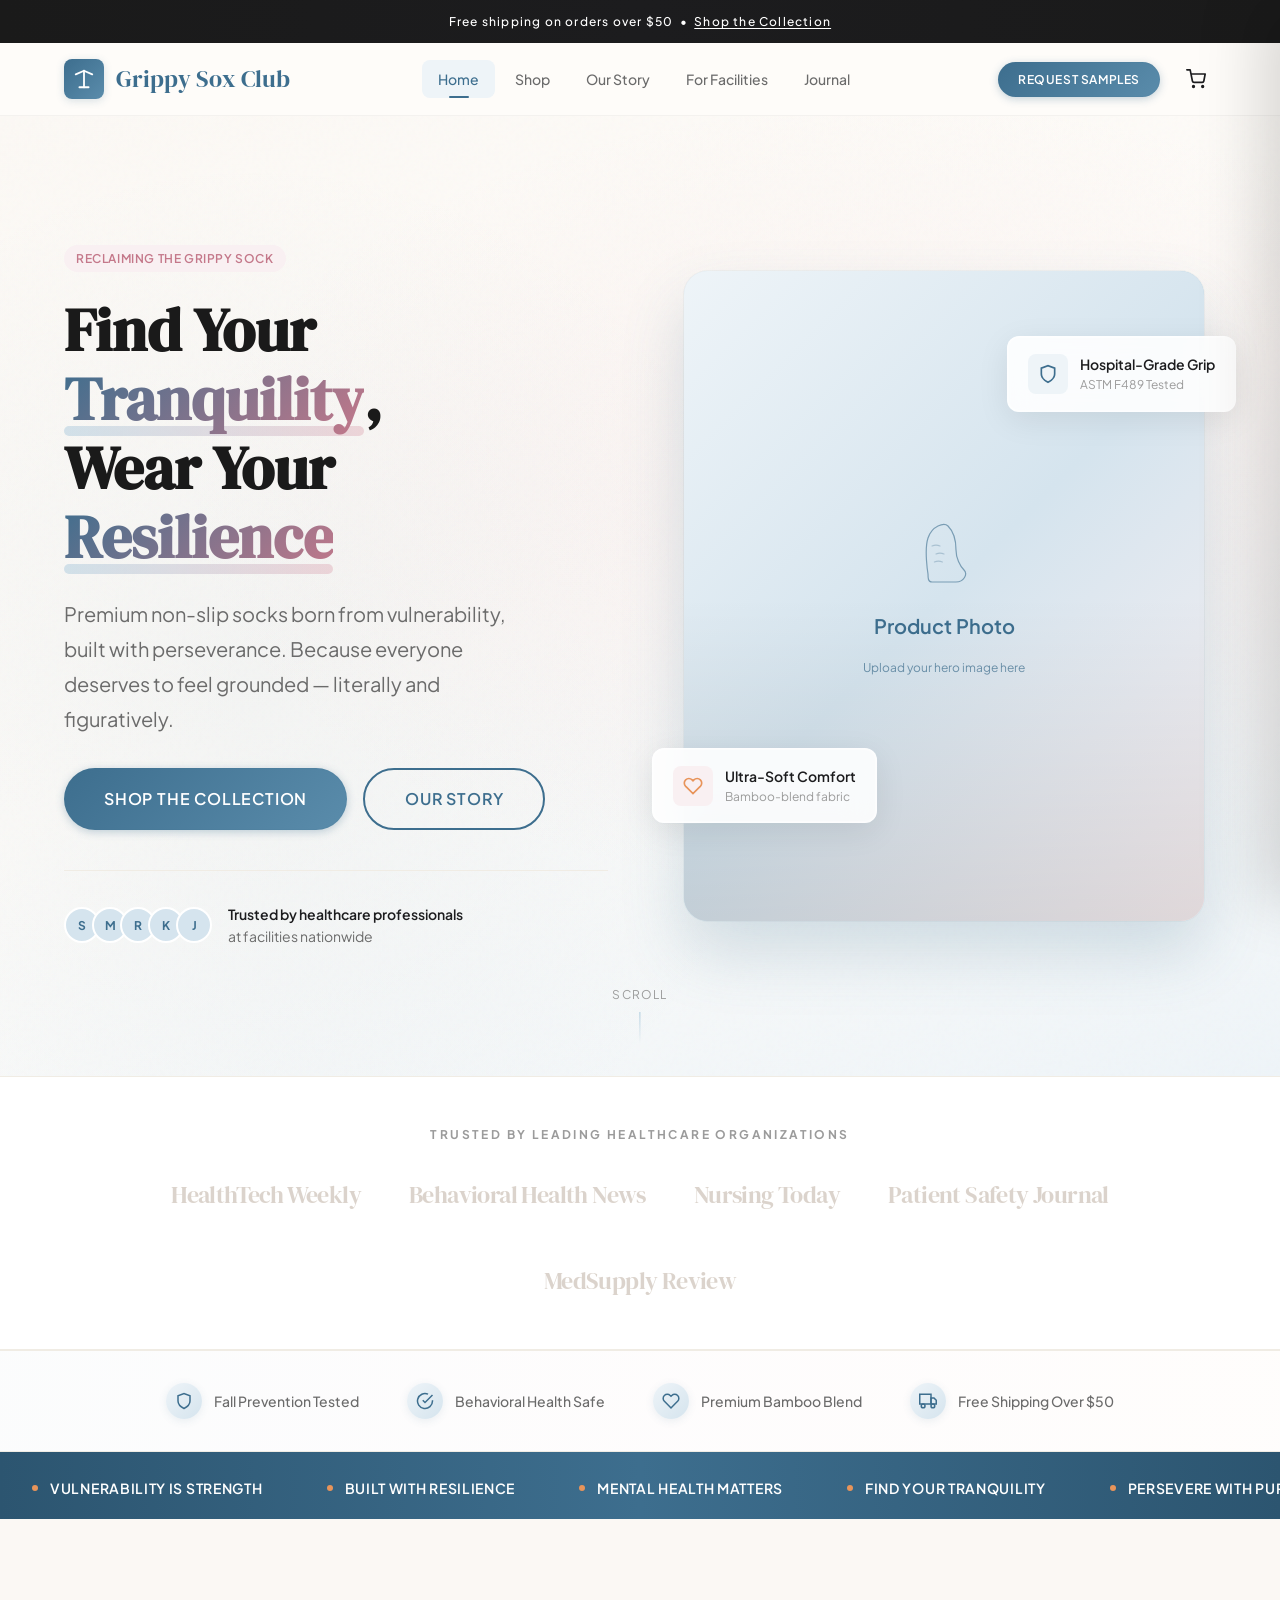
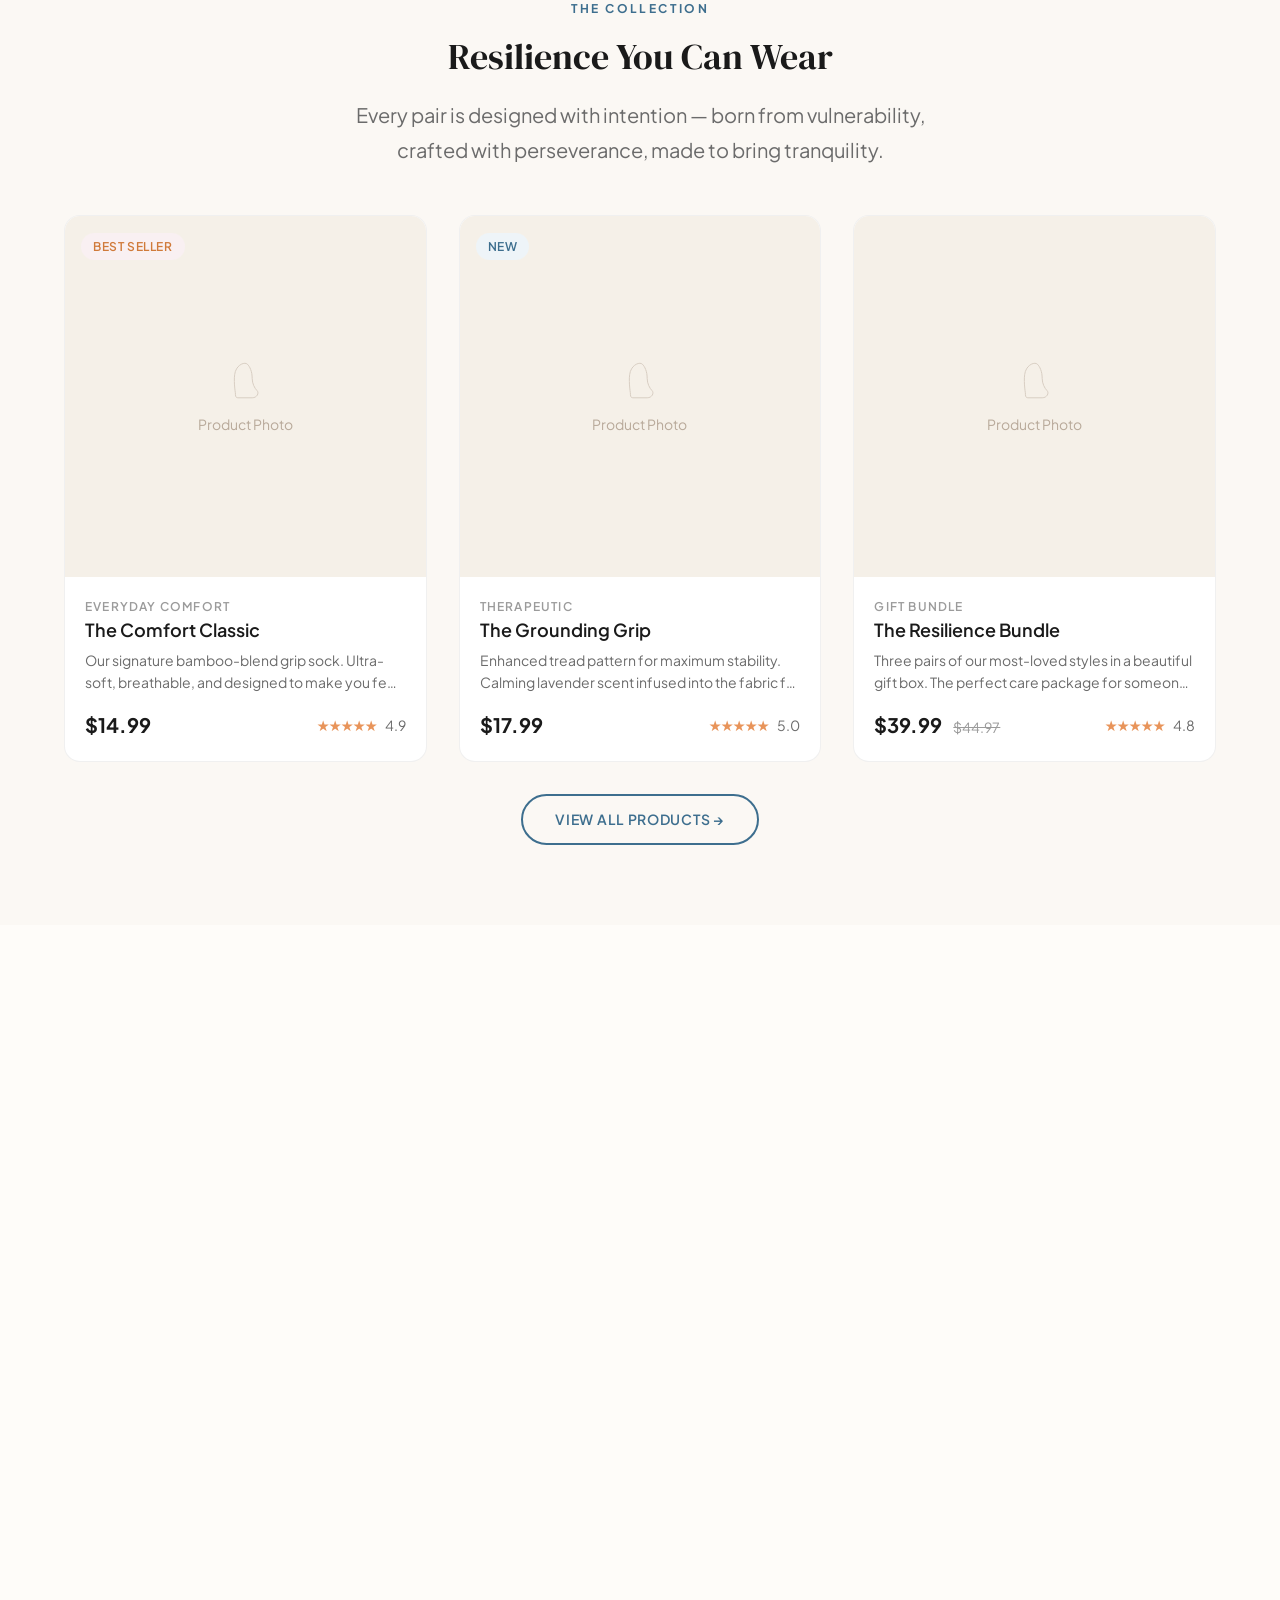
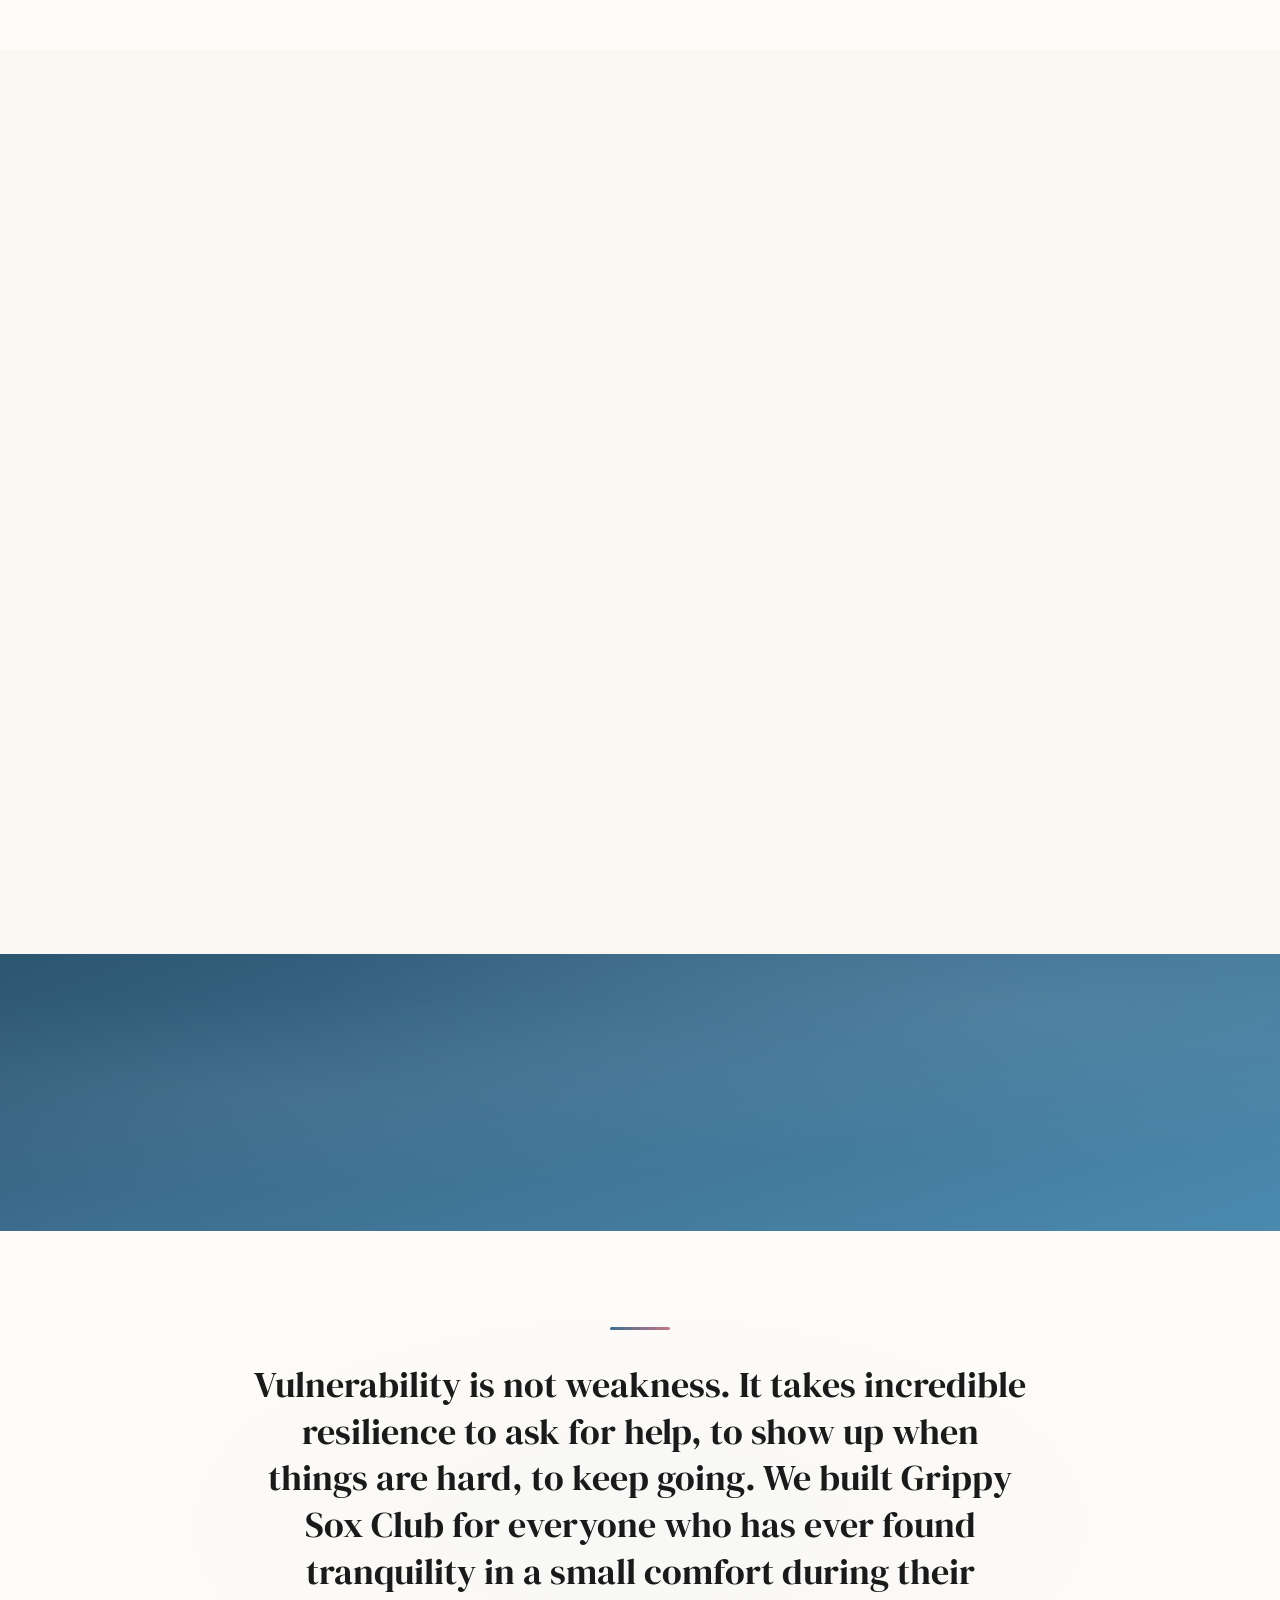
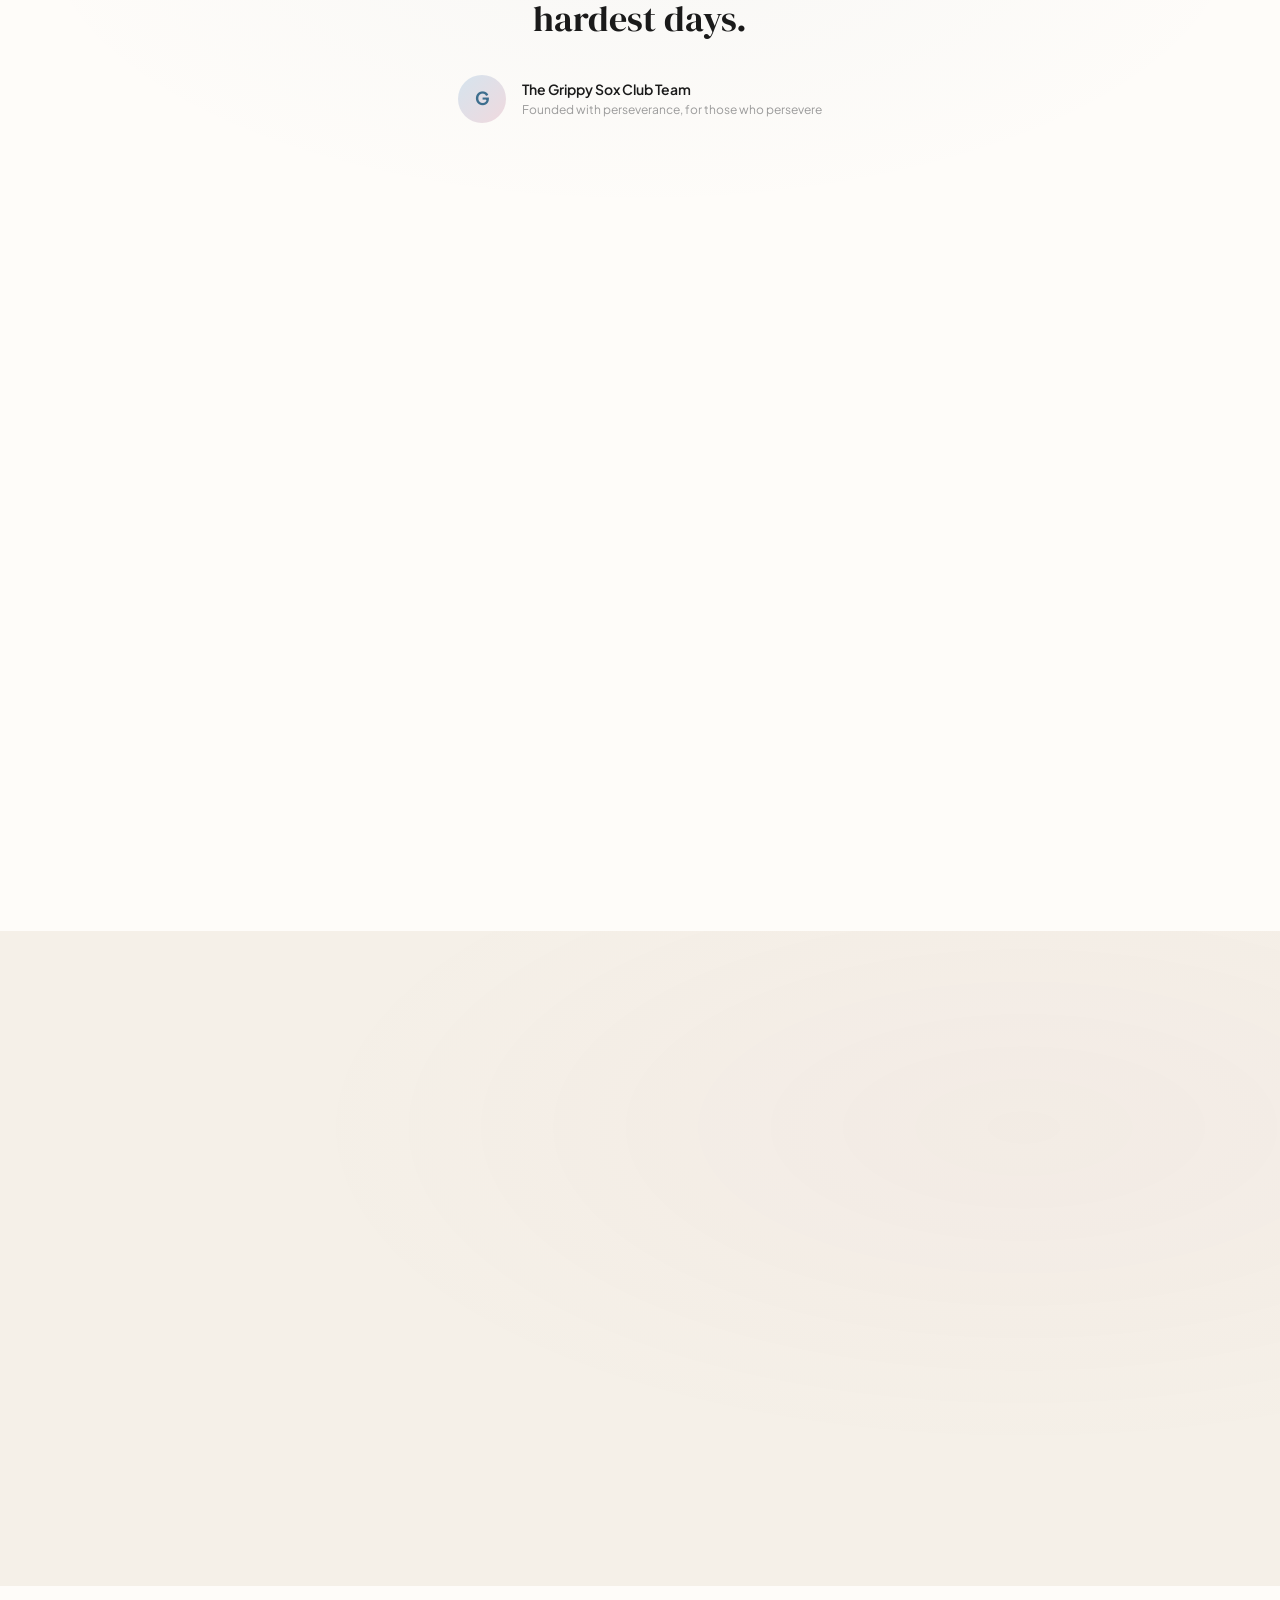
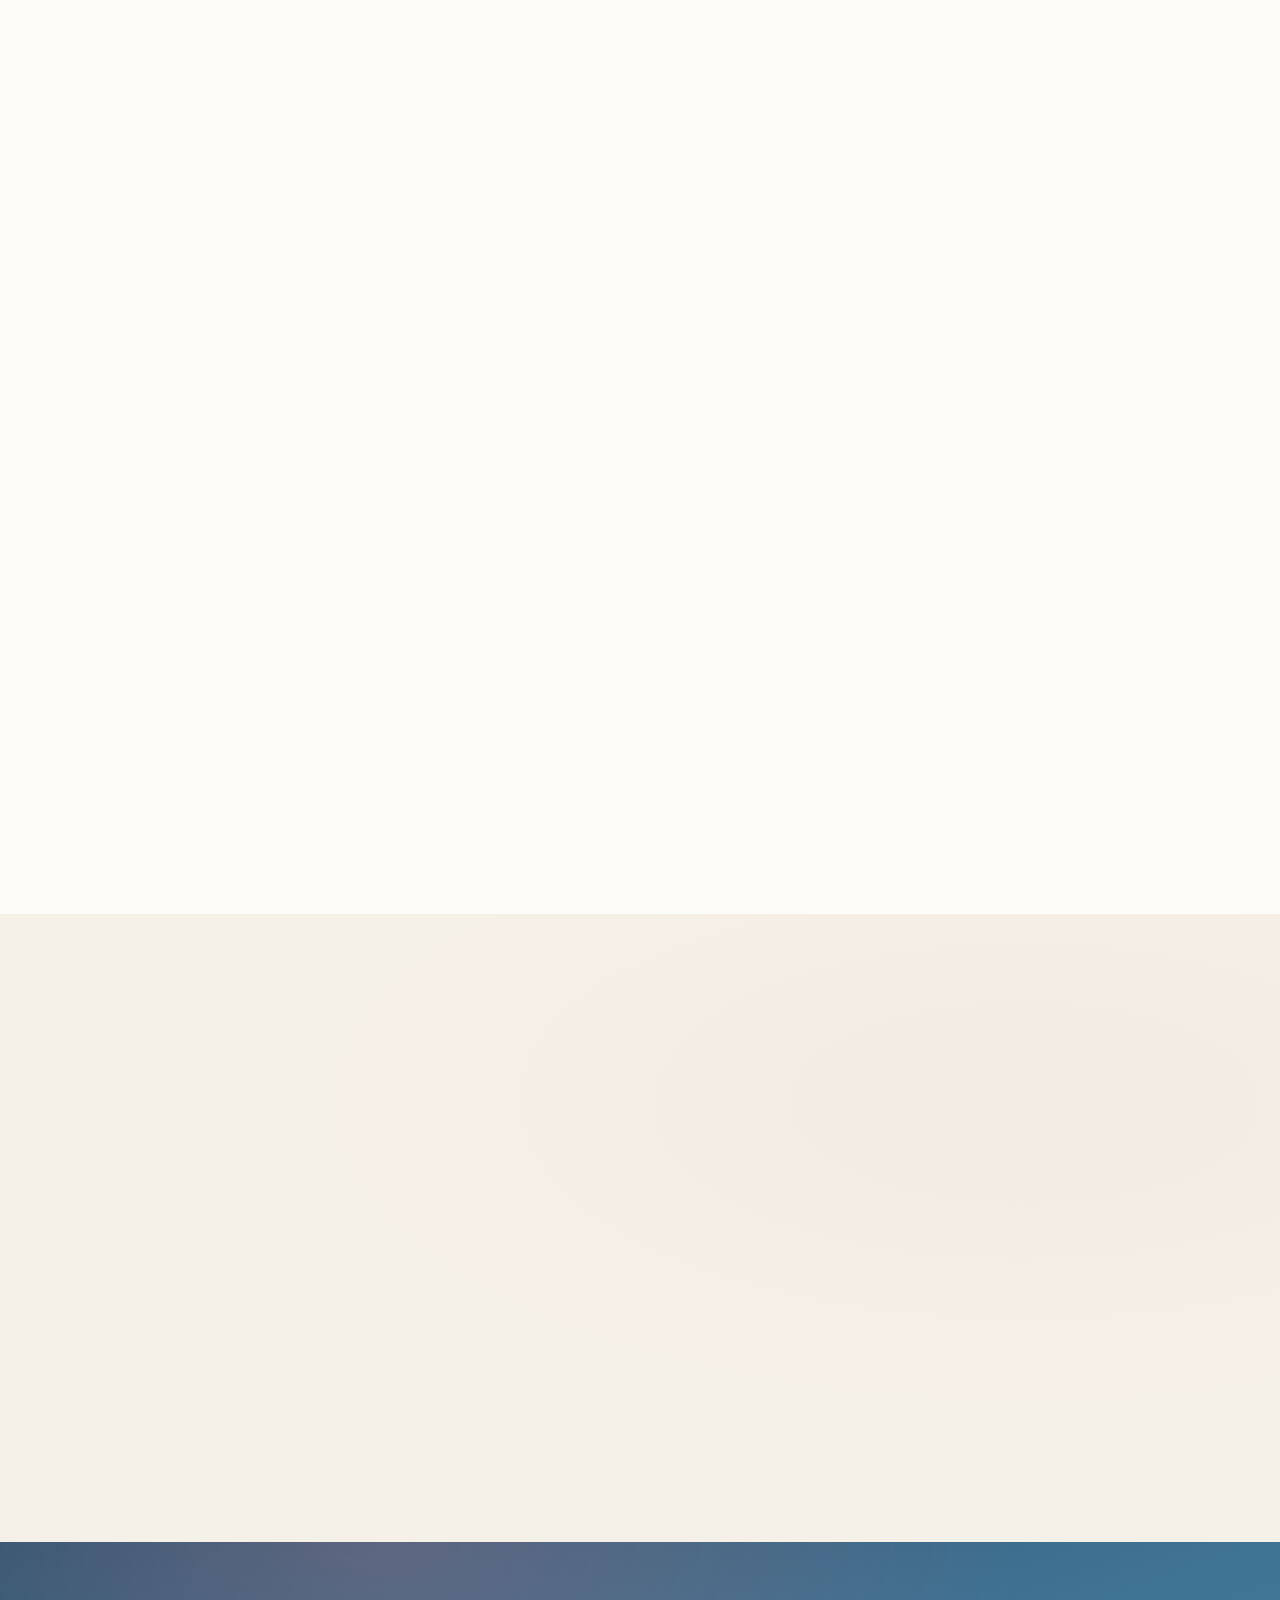
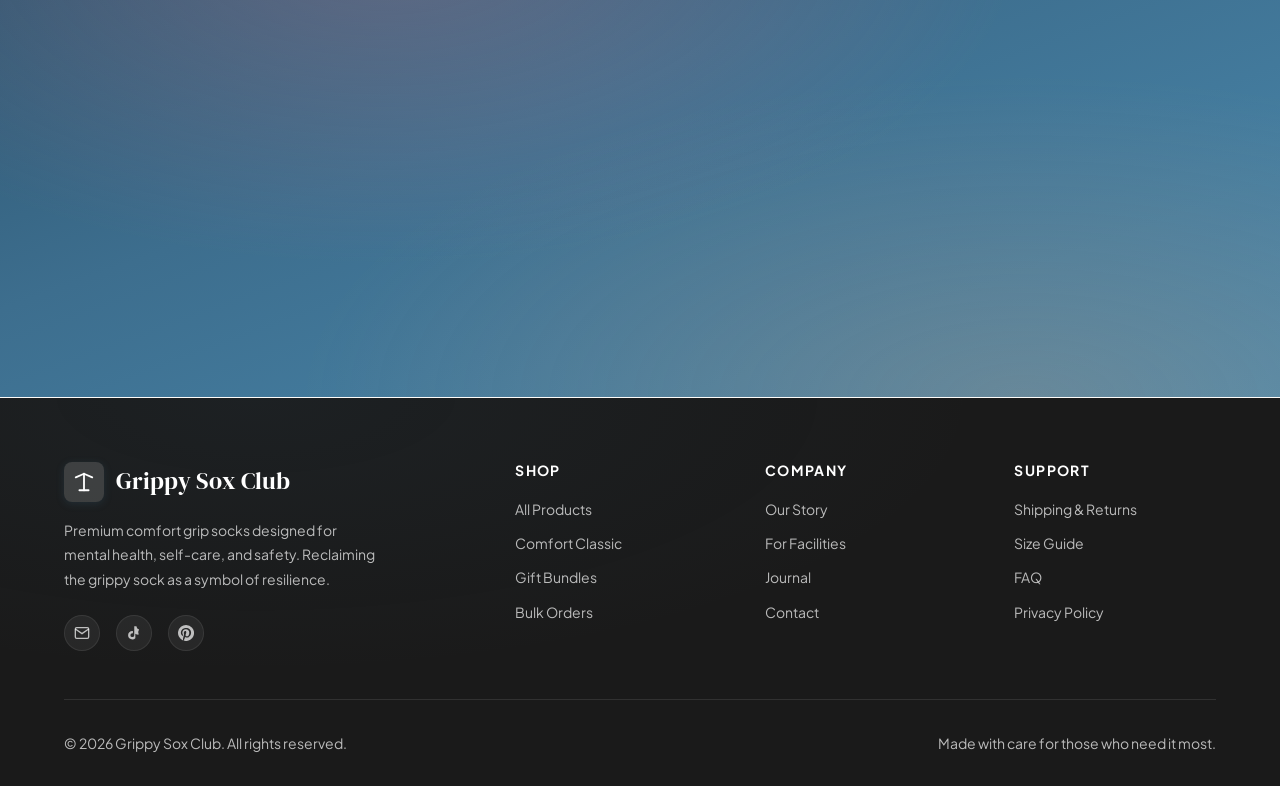
<file: index.html>
<!DOCTYPE html>
<html lang="en">
<head>
  <meta charset="UTF-8">
  <meta name="viewport" content="width=device-width, initial-scale=1.0">
  <title>Grippy Sox Club — Premium Comfort Grip Socks for Mental Health & Wellness</title>
  <meta name="description" content="Premium non-slip grip socks designed for comfort, safety, and self-care. Reclaiming the grippy sock as a symbol of resilience. Shop cozy, therapeutic socks with hospital-grade grip.">
  <meta name="keywords" content="grippy socks, grip socks, non-slip socks, mental health gifts, hospital socks, grippy sock vacation, comfort socks, therapeutic socks">

  <!-- Performance -->
  <meta http-equiv="x-dns-prefetch-control" content="on">
  <link rel="dns-prefetch" href="https://fonts.googleapis.com">
  <link rel="dns-prefetch" href="https://fonts.gstatic.com">
  <link rel="dns-prefetch" href="https://sdks.shopifycdn.com">
  <meta name="theme-color" content="#3D6E8E">
  <link rel="canonical" href="https://grippysoxclub.com/">

  <!-- Open Graph -->
  <meta property="og:title" content="Grippy Sox Club — Premium Comfort Grip Socks">
  <meta property="og:description" content="Reclaiming the grippy sock as a symbol of comfort and resilience. Premium non-slip socks for mental health & wellness.">
  <meta property="og:type" content="website">
  <meta property="og:url" content="https://grippysoxclub.com">
  <meta property="og:locale" content="en_US">
  <meta property="og:site_name" content="Grippy Sox Club">

  <!-- Twitter Card -->
  <meta name="twitter:card" content="summary_large_image">
  <meta name="twitter:title" content="Grippy Sox Club — Premium Comfort Grip Socks">
  <meta name="twitter:description" content="Reclaiming the grippy sock as a symbol of comfort and resilience. Premium non-slip socks for mental health & wellness.">

  <!-- Fonts -->
  <link rel="preconnect" href="https://fonts.googleapis.com">
  <link rel="preconnect" href="https://fonts.gstatic.com" crossorigin>
  <link href="https://fonts.googleapis.com/css2?family=DM+Serif+Display:ital@0;1&family=Plus+Jakarta+Sans:ital,wght@0,400;0,500;0,600;0,700;0,800;1,400;1,500&display=swap" rel="stylesheet">

  <!-- Styles -->
  <link rel="stylesheet" href="css/variables.css">
  <link rel="stylesheet" href="css/base.css">
  <link rel="stylesheet" href="css/components.css">
  <link rel="stylesheet" href="css/animations.css">
  <link rel="stylesheet" href="css/accessibility.css">
  <link rel="stylesheet" href="css/premium.css">

  <!-- Favicon placeholder -->
  <link rel="icon" type="image/svg+xml" href="data:image/svg+xml,<svg xmlns='http://www.w3.org/2000/svg' viewBox='0 0 100 100'><text y='.9em' font-size='90'>🧦</text></svg>">

  <!-- Structured Data -->
  <script type="application/ld+json">
  {
    "@context": "https://schema.org",
    "@type": "Organization",
    "name": "Grippy Sox Club",
    "url": "https://grippysoxclub.com",
    "description": "Premium non-slip grip socks designed for comfort, safety, and self-care.",
    "contactPoint": {
      "@type": "ContactPoint",
      "email": "hello@grippysoxclub.com",
      "contactType": "customer service"
    },
    "sameAs": []
  }
  </script>
  <script type="application/ld+json">
  {
    "@context": "https://schema.org",
    "@type": "WebSite",
    "name": "Grippy Sox Club",
    "url": "https://grippysoxclub.com"
  }
  </script>
</head>
<body>
  <!-- Skip to Main Content -->
  <a href="#main-content" class="skip-link">Skip to main content</a>

  <!-- ====== Announcement Bar ====== -->
  <div class="announcement-bar" id="announcement-bar" role="banner">
    <div class="container">
      Free shipping on orders over $50 &nbsp;&bull;&nbsp; <a href="pages/shop.html">Shop the Collection</a>
    </div>
  </div>

  <!-- ====== Header ====== -->
  <header class="site-header" id="site-header">
    <div class="header-inner">
      <a href="index.html" class="logo">
        <div class="logo-icon">
          <svg width="22" height="22" viewBox="0 0 24 24" fill="none" stroke="currentColor" stroke-width="2" stroke-linecap="round" stroke-linejoin="round">
            <path d="M7 21h10"/>
            <path d="M12 21V3"/>
            <path d="M3 7l9-4 9 4"/>
          </svg>
        </div>
        Grippy Sox Club
      </a>

      <nav class="nav-main" id="nav-main" aria-label="Main navigation">
        <a href="index.html" class="nav-link active" aria-current="page">Home</a>
        <a href="pages/shop.html" class="nav-link">Shop</a>
        <a href="pages/about.html" class="nav-link">Our Story</a>
        <a href="pages/facilities.html" class="nav-link">For Facilities</a>
        <a href="pages/blog.html" class="nav-link">Journal</a>
        <a href="pages/facilities.html" class="btn btn--primary btn--sm" style="display: none;">Request Samples</a>
      </nav>

      <div class="nav-actions">
        <a href="pages/facilities.html" class="btn btn--primary btn--sm">Request Samples</a>
        <button class="cart-button" id="cart-toggle" aria-label="Open cart">
          <svg width="20" height="20" viewBox="0 0 24 24" fill="none" stroke="currentColor" stroke-width="2" stroke-linecap="round" stroke-linejoin="round">
            <circle cx="9" cy="21" r="1"/><circle cx="20" cy="21" r="1"/>
            <path d="M1 1h4l2.68 13.39a2 2 0 0 0 2 1.61h9.72a2 2 0 0 0 2-1.61L23 6H6"/>
          </svg>
          <span class="cart-count" id="cart-count">0</span>
        </button>
        <button class="menu-toggle" id="menu-toggle" aria-label="Toggle menu">
          <span></span>
        </button>
      </div>
    </div>
  </header>

  <!-- ====== Hero Section ====== -->
  <main id="main-content">
  <section class="hero section--lg">
    <div class="hero__bg-pattern"></div>
    <div class="container">
      <div class="hero__content">
        <div class="hero__text">
          <div class="hero__badge">
            <span class="badge badge--secondary">Reclaiming the Grippy Sock</span>
          </div>
          <h1 class="hero__title">
            Find Your <em>Tranquility</em>,<br>
            Wear Your <em>Resilience</em>
          </h1>
          <p class="hero__subtitle">
            Premium non-slip socks born from vulnerability, built with perseverance. Because everyone deserves to feel grounded — literally and figuratively.
          </p>
          <div class="hero__actions">
            <a href="pages/shop.html" class="btn btn--primary btn--lg">Shop the Collection</a>
            <a href="pages/about.html" class="btn btn--outline btn--lg">Our Story</a>
          </div>
          <div class="hero__proof">
            <div class="hero__proof-avatars">
              <div class="hero__proof-avatar">S</div>
              <div class="hero__proof-avatar">M</div>
              <div class="hero__proof-avatar">R</div>
              <div class="hero__proof-avatar">K</div>
              <div class="hero__proof-avatar">J</div>
            </div>
            <div class="hero__proof-text">
              <strong>Trusted by healthcare professionals</strong><br>
              at facilities nationwide
            </div>
          </div>
        </div>

        <div class="hero__visual">
          <div class="hero__image-container">
            <div class="hero__image-placeholder">
              <svg viewBox="0 0 100 100" fill="none" stroke="currentColor" stroke-width="1.5">
                <path d="M30 75 C30 75 25 45 30 30 C35 15 50 10 55 15 C60 20 65 30 65 45 C65 55 70 65 75 70 C80 75 75 85 65 85 L35 85 C30 85 30 80 30 75Z"/>
                <path d="M35 40 C35 40 40 38 45 40" stroke-linecap="round" opacity="0.5"/>
                <path d="M40 50 C40 50 45 48 50 50" stroke-linecap="round" opacity="0.5"/>
                <path d="M38 60 C38 60 43 58 48 60" stroke-linecap="round" opacity="0.5"/>
              </svg>
              <span style="font-weight: 600;">Product Photo</span>
              <span style="font-size: 0.75rem; opacity: 0.7;">Upload your hero image here</span>
            </div>
          </div>

          <!-- Floating Cards -->
          <div class="hero__float-card hero__float-card--top">
            <div class="hero__float-icon">
              <svg width="20" height="20" viewBox="0 0 24 24" fill="none" stroke="currentColor" stroke-width="2"><path d="M12 22s8-4 8-10V5l-8-3-8 3v7c0 6 8 10 8 10z"/></svg>
            </div>
            <div>
              <div class="hero__float-text">Hospital-Grade Grip</div>
              <div class="hero__float-subtext">ASTM F489 Tested</div>
            </div>
          </div>

          <div class="hero__float-card hero__float-card--bottom">
            <div class="hero__float-icon">
              <svg width="20" height="20" viewBox="0 0 24 24" fill="none" stroke="currentColor" stroke-width="2"><path d="M20.84 4.61a5.5 5.5 0 0 0-7.78 0L12 5.67l-1.06-1.06a5.5 5.5 0 0 0-7.78 7.78l1.06 1.06L12 21.23l7.78-7.78 1.06-1.06a5.5 5.5 0 0 0 0-7.78z"/></svg>
            </div>
            <div>
              <div class="hero__float-text">Ultra-Soft Comfort</div>
              <div class="hero__float-subtext">Bamboo-blend fabric</div>
            </div>
          </div>
        </div>
      </div>
    </div>
    <div class="scroll-indicator" aria-hidden="true">
      <span>Scroll</span>
      <div class="scroll-indicator__line"></div>
    </div>
  </section>

  <!-- ====== Press / Trust Logos ====== -->
  <section class="press-logos">
    <div class="container">
      <div class="press-logos__label">Trusted By Leading Healthcare Organizations</div>
      <div class="press-logos__grid">
        <span class="press-logo">HealthTech Weekly</span>
        <span class="press-logo">Behavioral Health News</span>
        <span class="press-logo">Nursing Today</span>
        <span class="press-logo">Patient Safety Journal</span>
        <span class="press-logo">MedSupply Review</span>
      </div>
    </div>
  </section>

  <!-- ====== Trust Bar ====== -->
  <section class="trust-bar">
    <div class="container">
      <div class="trust-bar__inner">
        <div class="trust-item">
          <div class="trust-item__icon">
            <svg width="18" height="18" viewBox="0 0 24 24" fill="none" stroke="currentColor" stroke-width="2"><path d="M12 22s8-4 8-10V5l-8-3-8 3v7c0 6 8 10 8 10z"/></svg>
          </div>
          Fall Prevention Tested
        </div>
        <div class="trust-item">
          <div class="trust-item__icon">
            <svg width="18" height="18" viewBox="0 0 24 24" fill="none" stroke="currentColor" stroke-width="2"><path d="M22 11.08V12a10 10 0 1 1-5.93-9.14"/><polyline points="22 4 12 14.01 9 11.01"/></svg>
          </div>
          Behavioral Health Safe
        </div>
        <div class="trust-item">
          <div class="trust-item__icon">
            <svg width="18" height="18" viewBox="0 0 24 24" fill="none" stroke="currentColor" stroke-width="2"><path d="M20.84 4.61a5.5 5.5 0 0 0-7.78 0L12 5.67l-1.06-1.06a5.5 5.5 0 0 0-7.78 7.78l1.06 1.06L12 21.23l7.78-7.78 1.06-1.06a5.5 5.5 0 0 0 0-7.78z"/></svg>
          </div>
          Premium Bamboo Blend
        </div>
        <div class="trust-item">
          <div class="trust-item__icon">
            <svg width="18" height="18" viewBox="0 0 24 24" fill="none" stroke="currentColor" stroke-width="2"><rect x="1" y="3" width="15" height="13"/><polygon points="16 8 20 8 23 11 23 16 16 16 16 8"/><circle cx="5.5" cy="18.5" r="2.5"/><circle cx="18.5" cy="18.5" r="2.5"/></svg>
          </div>
          Free Shipping Over $50
        </div>
      </div>
    </div>
  </section>

  <!-- ====== Scrolling Marquee ====== -->
  <div class="marquee" aria-hidden="true">
    <div class="marquee__inner">
      <span class="marquee__item"><span class="marquee__dot"></span> Vulnerability Is Strength</span>
      <span class="marquee__item"><span class="marquee__dot"></span> Built With Resilience</span>
      <span class="marquee__item"><span class="marquee__dot"></span> Mental Health Matters</span>
      <span class="marquee__item"><span class="marquee__dot"></span> Find Your Tranquility</span>
      <span class="marquee__item"><span class="marquee__dot"></span> Persevere With Purpose</span>
      <span class="marquee__item"><span class="marquee__dot"></span> Self-Care Essentials</span>
      <span class="marquee__item"><span class="marquee__dot"></span> Vulnerability Is Strength</span>
      <span class="marquee__item"><span class="marquee__dot"></span> Built With Resilience</span>
      <span class="marquee__item"><span class="marquee__dot"></span> Mental Health Matters</span>
      <span class="marquee__item"><span class="marquee__dot"></span> Find Your Tranquility</span>
      <span class="marquee__item"><span class="marquee__dot"></span> Persevere With Purpose</span>
      <span class="marquee__item"><span class="marquee__dot"></span> Self-Care Essentials</span>
    </div>
  </div>

  <!-- ====== Featured Products ====== -->
  <section class="section bg-cream" id="shop-preview">
    <div class="container">
      <div class="section-header reveal">
        <span class="overline">The Collection</span>
        <h2 class="h2">Resilience You Can Wear</h2>
        <p class="lead">Every pair is designed with intention — born from vulnerability, crafted with perseverance, made to bring tranquility.</p>
      </div>

      <div class="grid grid--3 stagger-children" id="featured-products">
        <!-- Product 1 -->
        <div class="product-card">
          <div class="product-card__badge">
            <span class="badge badge--accent">Best Seller</span>
          </div>
          <div class="product-card__image">
            <div class="product-card__image-placeholder">
              <svg width="48" height="48" viewBox="0 0 100 100" fill="none" stroke="currentColor" stroke-width="2">
                <path d="M30 75 C30 75 25 45 30 30 C35 15 50 10 55 15 C60 20 65 30 65 45 C65 55 70 65 75 70 C80 75 75 85 65 85 L35 85 C30 85 30 80 30 75Z"/>
              </svg>
              <span>Product Photo</span>
            </div>
            <div class="product-card__quick-add">
              <button class="btn btn--white btn--block btn--sm shopify-buy-button" data-product="comfort-classic">Quick Add</button>
            </div>
          </div>
          <div class="product-card__body">
            <div class="product-card__category">Everyday Comfort</div>
            <h3 class="product-card__title">The Comfort Classic</h3>
            <p class="product-card__description">Our signature bamboo-blend grip sock. Ultra-soft, breathable, and designed to make you feel at home anywhere.</p>
            <div class="product-card__footer">
              <div>
                <span class="product-card__price">$14.99</span>
              </div>
              <div class="product-card__rating">
                &#9733;&#9733;&#9733;&#9733;&#9733; <span style="color: var(--color-muted); margin-left: 4px;">4.9</span>
              </div>
            </div>
          </div>
        </div>

        <!-- Product 2 -->
        <div class="product-card">
          <div class="product-card__badge">
            <span class="badge badge--primary">New</span>
          </div>
          <div class="product-card__image">
            <div class="product-card__image-placeholder">
              <svg width="48" height="48" viewBox="0 0 100 100" fill="none" stroke="currentColor" stroke-width="2">
                <path d="M30 75 C30 75 25 45 30 30 C35 15 50 10 55 15 C60 20 65 30 65 45 C65 55 70 65 75 70 C80 75 75 85 65 85 L35 85 C30 85 30 80 30 75Z"/>
              </svg>
              <span>Product Photo</span>
            </div>
            <div class="product-card__quick-add">
              <button class="btn btn--white btn--block btn--sm shopify-buy-button" data-product="grounding-grip">Quick Add</button>
            </div>
          </div>
          <div class="product-card__body">
            <div class="product-card__category">Therapeutic</div>
            <h3 class="product-card__title">The Grounding Grip</h3>
            <p class="product-card__description">Enhanced tread pattern for maximum stability. Calming lavender scent infused into the fabric for a grounding experience.</p>
            <div class="product-card__footer">
              <div>
                <span class="product-card__price">$17.99</span>
              </div>
              <div class="product-card__rating">
                &#9733;&#9733;&#9733;&#9733;&#9733; <span style="color: var(--color-muted); margin-left: 4px;">5.0</span>
              </div>
            </div>
          </div>
        </div>

        <!-- Product 3 -->
        <div class="product-card">
          <div class="product-card__image">
            <div class="product-card__image-placeholder">
              <svg width="48" height="48" viewBox="0 0 100 100" fill="none" stroke="currentColor" stroke-width="2">
                <path d="M30 75 C30 75 25 45 30 30 C35 15 50 10 55 15 C60 20 65 30 65 45 C65 55 70 65 75 70 C80 75 75 85 65 85 L35 85 C30 85 30 80 30 75Z"/>
              </svg>
              <span>Product Photo</span>
            </div>
            <div class="product-card__quick-add">
              <button class="btn btn--white btn--block btn--sm shopify-buy-button" data-product="resilience-bundle">Quick Add</button>
            </div>
          </div>
          <div class="product-card__body">
            <div class="product-card__category">Gift Bundle</div>
            <h3 class="product-card__title">The Resilience Bundle</h3>
            <p class="product-card__description">Three pairs of our most-loved styles in a beautiful gift box. The perfect care package for someone you love.</p>
            <div class="product-card__footer">
              <div>
                <span class="product-card__price">$39.99</span>
                <span class="product-card__price-compare">$44.97</span>
              </div>
              <div class="product-card__rating">
                &#9733;&#9733;&#9733;&#9733;&#9733; <span style="color: var(--color-muted); margin-left: 4px;">4.8</span>
              </div>
            </div>
          </div>
        </div>
      </div>

      <div class="text-center mt-8 reveal">
        <a href="pages/shop.html" class="btn btn--outline">View All Products &rarr;</a>
      </div>
    </div>
  </section>

  <!-- ====== Why Grippy Sox — Comparison ====== -->
  <section class="section" id="why-us">
    <div class="container">
      <div class="section-header reveal">
        <span class="overline">The Difference</span>
        <h2 class="h2">Not Your Average Hospital Sock</h2>
        <p class="lead">We channeled the vulnerability of a hard experience into the perseverance to build something better — from the ground up.</p>
      </div>

      <div class="comparison reveal">
        <div class="comparison__side comparison__side--old">
          <div class="comparison__label">Standard Hospital Socks</div>
          <h3 class="comparison__title">Thin, Scratchy, Forgettable</h3>
          <div class="comparison__list">
            <div class="comparison__item">
              <div class="comparison__icon">&times;</div>
              <span>Paper-thin polyester that wears out in hours</span>
            </div>
            <div class="comparison__item">
              <div class="comparison__icon">&times;</div>
              <span>Rough, scratchy fabric that irritates skin</span>
            </div>
            <div class="comparison__item">
              <div class="comparison__icon">&times;</div>
              <span>Minimal grip that peels off after one wash</span>
            </div>
            <div class="comparison__item">
              <div class="comparison__icon">&times;</div>
              <span>One-size-fits-none elastic that bunches</span>
            </div>
            <div class="comparison__item">
              <div class="comparison__icon">&times;</div>
              <span>Institutional look that strips dignity</span>
            </div>
            <div class="comparison__item">
              <div class="comparison__icon">&times;</div>
              <span>Makes patients feel like patients</span>
            </div>
          </div>
        </div>

        <div class="comparison__side comparison__side--new">
          <div class="comparison__label">Grippy Sox Club</div>
          <h3 class="comparison__title">Soft, Secure, Intentional</h3>
          <div class="comparison__list">
            <div class="comparison__item">
              <div class="comparison__icon">&#10003;</div>
              <span>Premium bamboo-cotton blend that lasts</span>
            </div>
            <div class="comparison__item">
              <div class="comparison__icon">&#10003;</div>
              <span>Ultra-soft, breathable fabric that soothes</span>
            </div>
            <div class="comparison__item">
              <div class="comparison__icon">&#10003;</div>
              <span>Full-coverage silicone grip that actually works</span>
            </div>
            <div class="comparison__item">
              <div class="comparison__icon">&#10003;</div>
              <span>True-fit sizing with gentle, stay-put elastic</span>
            </div>
            <div class="comparison__item">
              <div class="comparison__icon">&#10003;</div>
              <span>Thoughtfully designed to feel like self-care</span>
            </div>
            <div class="comparison__item">
              <div class="comparison__icon">&#10003;</div>
              <span>Makes people feel like people</span>
            </div>
          </div>
        </div>
      </div>
    </div>
  </section>

  <!-- ====== Features Grid ====== -->
  <section class="section bg-cream" id="features">
    <div class="container">
      <div class="section-header reveal">
        <span class="overline">Perseverance in Every Stitch</span>
        <h2 class="h2">Engineered for Comfort & Safety</h2>
        <p class="lead">Every detail has been carefully considered — from the fiber blend to the grip pattern — so you can find tranquility in the small things.</p>
      </div>

      <div class="grid grid--3 stagger-children">
        <div class="feature-card">
          <div class="feature-card__icon feature-card__icon--primary">
            <svg width="24" height="24" viewBox="0 0 24 24" fill="none" stroke="currentColor" stroke-width="2"><path d="M12 22s8-4 8-10V5l-8-3-8 3v7c0 6 8 10 8 10z"/></svg>
          </div>
          <h3 class="feature-card__title">360&deg; Silicone Grip</h3>
          <p class="feature-card__text">Full-coverage silicone tread on both top and bottom surfaces. ASTM F489 tested for slip resistance on wet and dry surfaces.</p>
        </div>

        <div class="feature-card">
          <div class="feature-card__icon feature-card__icon--accent">
            <svg width="24" height="24" viewBox="0 0 24 24" fill="none" stroke="currentColor" stroke-width="2"><path d="M20.84 4.61a5.5 5.5 0 0 0-7.78 0L12 5.67l-1.06-1.06a5.5 5.5 0 0 0-7.78 7.78l1.06 1.06L12 21.23l7.78-7.78 1.06-1.06a5.5 5.5 0 0 0 0-7.78z"/></svg>
          </div>
          <h3 class="feature-card__title">Bamboo-Blend Comfort</h3>
          <p class="feature-card__text">70% bamboo-viscose, 25% organic cotton, 5% elastane. Naturally antimicrobial, moisture-wicking, and impossibly soft.</p>
        </div>

        <div class="feature-card">
          <div class="feature-card__icon feature-card__icon--secondary">
            <svg width="24" height="24" viewBox="0 0 24 24" fill="none" stroke="currentColor" stroke-width="2"><circle cx="12" cy="12" r="10"/><path d="M8 14s1.5 2 4 2 4-2 4-2"/><line x1="9" y1="9" x2="9.01" y2="9"/><line x1="15" y1="9" x2="15.01" y2="9"/></svg>
          </div>
          <h3 class="feature-card__title">Behavioral Health Safe</h3>
          <p class="feature-card__text">No drawstrings, no removable parts, no ligature risk. Designed to meet the strictest behavioral health safety standards.</p>
        </div>

        <div class="feature-card">
          <div class="feature-card__icon feature-card__icon--primary">
            <svg width="24" height="24" viewBox="0 0 24 24" fill="none" stroke="currentColor" stroke-width="2"><path d="M21 16V8a2 2 0 0 0-1-1.73l-7-4a2 2 0 0 0-2 0l-7 4A2 2 0 0 0 3 8v8a2 2 0 0 0 1 1.73l7 4a2 2 0 0 0 2 0l7-4A2 2 0 0 0 21 16z"/></svg>
          </div>
          <h3 class="feature-card__title">Color-Coded Sizing</h3>
          <p class="feature-card__text">Industry-standard color coding for fall risk identification. Yellow, green, and red options for clinical compliance.</p>
        </div>

        <div class="feature-card">
          <div class="feature-card__icon feature-card__icon--accent">
            <svg width="24" height="24" viewBox="0 0 24 24" fill="none" stroke="currentColor" stroke-width="2"><path d="M12 3v18"/><path d="M3 12h18"/><circle cx="12" cy="12" r="9"/></svg>
          </div>
          <h3 class="feature-card__title">True-Fit Sizing</h3>
          <p class="feature-card__text">S, M, L, and XL with gentle stay-put elastic. No bunching, no slipping, no "one size fits none" frustration.</p>
        </div>

        <div class="feature-card">
          <div class="feature-card__icon feature-card__icon--secondary">
            <svg width="24" height="24" viewBox="0 0 24 24" fill="none" stroke="currentColor" stroke-width="2"><path d="M21 10c0 7-9 13-9 13s-9-6-9-13a9 9 0 0 1 18 0z"/><circle cx="12" cy="10" r="3"/></svg>
          </div>
          <h3 class="feature-card__title">Ethically Made</h3>
          <p class="feature-card__text">Manufactured in WRAP-certified facilities with fair labor practices. Sustainable materials, responsible production.</p>
        </div>
      </div>
    </div>
  </section>

  <!-- ====== Stats Section ====== -->
  <section class="section bg-primary" style="color: white;">
    <div class="container">
      <div class="stats-row reveal">
        <div class="stat">
          <div class="stat__number counter" data-target="14000" data-prefix="$" data-suffix="+" style="color: white;">$14,000+</div>
          <div class="stat__label" style="color: rgba(255,255,255,0.7);">Average cost of a single patient fall</div>
        </div>
        <div class="stat">
          <div class="stat__number counter" data-target="60" data-suffix="%" style="color: white;">60%</div>
          <div class="stat__label" style="color: rgba(255,255,255,0.7);">Of falls involve improper footwear</div>
        </div>
        <div class="stat">
          <div class="stat__number" style="color: white;">Zero</div>
          <div class="stat__label" style="color: rgba(255,255,255,0.7);">Falls with proper non-slip socks in clinical study</div>
        </div>
        <div class="stat">
          <div class="stat__number counter" data-target="100" data-suffix="%" style="color: white;">100%</div>
          <div class="stat__label" style="color: rgba(255,255,255,0.7);">Of patients prefer premium comfort socks</div>
        </div>
      </div>
    </div>
  </section>

  <!-- ====== Founder / Brand Statement ====== -->
  <section class="brand-statement">
    <div class="container">
      <div class="brand-statement__inner reveal">
        <blockquote class="brand-statement__quote">
          Vulnerability is not weakness. It takes incredible resilience to ask for help, to show up when things are hard, to keep going. We built Grippy Sox Club for everyone who has ever found tranquility in a small comfort during their hardest days.
        </blockquote>
        <div class="brand-statement__author">
          <div class="brand-statement__avatar">G</div>
          <div style="text-align: left;">
            <div class="brand-statement__name">The Grippy Sox Club Team</div>
            <div class="brand-statement__role">Founded with perseverance, for those who persevere</div>
          </div>
        </div>
      </div>
    </div>
  </section>

  <!-- ====== Testimonials ====== -->
  <section class="section" id="testimonials">
    <div class="container">
      <div class="section-header reveal">
        <span class="overline">Voices of Resilience</span>
        <h2 class="h2">What People Are Saying</h2>
        <p class="lead">From patients and families to nurses and facility directors — stories of vulnerability, resilience, and comfort.</p>
      </div>

      <div class="grid grid--3 stagger-children">
        <div class="testimonial-card">
          <div class="testimonial-card__stars">&#9733;&#9733;&#9733;&#9733;&#9733;</div>
          <p class="testimonial-card__quote">"When my sister was admitted, I sent her a pair of these. She told me it was the first time she felt like someone cared about her comfort. That's everything."</p>
          <div class="testimonial-card__author">
            <div class="testimonial-card__avatar">M</div>
            <div>
              <div class="testimonial-card__name">Michelle T.</div>
              <div class="testimonial-card__role">Family Member</div>
            </div>
          </div>
        </div>

        <div class="testimonial-card">
          <div class="testimonial-card__stars">&#9733;&#9733;&#9733;&#9733;&#9733;</div>
          <p class="testimonial-card__quote">"We switched to Grippy Sox and our patients actually want to wear them. Compliance went up, fall incidents went down. The ROI was immediate."</p>
          <div class="testimonial-card__author">
            <div class="testimonial-card__avatar">R</div>
            <div>
              <div class="testimonial-card__name">Rachel S., RN</div>
              <div class="testimonial-card__role">Director of Nursing</div>
            </div>
          </div>
        </div>

        <div class="testimonial-card">
          <div class="testimonial-card__stars">&#9733;&#9733;&#9733;&#9733;&#9733;</div>
          <p class="testimonial-card__quote">"I bought these as a self-care thing after my own grippy sock vacation. They're so soft and the grip is legit. Wearing them feels like reclaiming something."</p>
          <div class="testimonial-card__author">
            <div class="testimonial-card__avatar">J</div>
            <div>
              <div class="testimonial-card__name">Jamie L.</div>
              <div class="testimonial-card__role">Customer</div>
            </div>
          </div>
        </div>
      </div>
    </div>
  </section>

  <!-- ====== Gift / Care Package Section ====== -->
  <section class="section bg-sand">
    <div class="container">
      <div class="hero__content" style="gap: var(--space-12);">
        <div class="reveal-left">
          <div style="aspect-ratio: 4/3; background: var(--color-primary-100); border-radius: var(--radius-xl); display: flex; align-items: center; justify-content: center; overflow: hidden;">
            <div class="hero__image-placeholder" style="background: linear-gradient(135deg, var(--color-primary-50), var(--color-primary-100));">
              <svg width="64" height="64" viewBox="0 0 24 24" fill="none" stroke="currentColor" stroke-width="1.5" style="opacity: 0.5;">
                <polyline points="20 12 20 22 4 22 4 12"/><rect x="2" y="7" width="20" height="5"/><line x1="12" y1="22" x2="12" y2="7"/><path d="M12 7H7.5a2.5 2.5 0 0 1 0-5C11 2 12 7 12 7z"/><path d="M12 7h4.5a2.5 2.5 0 0 0 0-5C13 2 12 7 12 7z"/>
              </svg>
              <span style="font-weight: 600;">Gift Bundle Photo</span>
            </div>
          </div>
        </div>
        <div class="reveal-right">
          <span class="overline">The Perfect Gift</span>
          <h2 class="h2 mt-4">Send Comfort to Someone You Love</h2>
          <p class="lead mt-4">Know someone going through a tough time? Our care packages are thoughtfully curated to say "I'm thinking of you" when words aren't enough.</p>
          <ul style="margin-top: var(--space-6); display: flex; flex-direction: column; gap: var(--space-3);">
            <li class="comparison__item">
              <div class="comparison__icon" style="background: var(--color-primary); color: white;">&#10003;</div>
              <span>Beautiful gift-ready packaging</span>
            </li>
            <li class="comparison__item">
              <div class="comparison__icon" style="background: var(--color-primary); color: white;">&#10003;</div>
              <span>Optional handwritten note included</span>
            </li>
            <li class="comparison__item">
              <div class="comparison__icon" style="background: var(--color-primary); color: white;">&#10003;</div>
              <span>Ships directly to your recipient</span>
            </li>
            <li class="comparison__item">
              <div class="comparison__icon" style="background: var(--color-primary); color: white;">&#10003;</div>
              <span>Discreet packaging — no facility branding</span>
            </li>
          </ul>
          <div class="mt-8">
            <a href="pages/shop.html" class="btn btn--primary btn--lg">Shop Gift Bundles</a>
          </div>
        </div>
      </div>
    </div>
  </section>

  <!-- ====== Blog Preview / SEO Content ====== -->
  <section class="section" id="journal">
    <div class="container">
      <div class="section-header reveal">
        <span class="overline">The Journal</span>
        <h2 class="h2">Stories, Science & Self-Care</h2>
        <p class="lead">Exploring the intersection of comfort, mental health, and the things that keep us grounded.</p>
      </div>

      <div class="grid grid--3 stagger-children">
        <a href="pages/blog.html" class="blog-card">
          <div class="blog-card__image" style="background: linear-gradient(135deg, var(--color-pink-50), var(--color-pink-100));"></div>
          <div class="blog-card__body">
            <div class="blog-card__meta">
              <span class="badge badge--secondary">Mental Health</span>
              <span class="blog-card__date">Feb 8, 2026</span>
            </div>
            <h3 class="blog-card__title">What Is a "Grippy Sock Vacation"? Understanding the Trend</h3>
            <p class="blog-card__excerpt">The phrase has taken over social media, but what does it really mean — and why is reclaiming it so powerful for mental health awareness?</p>
            <span class="blog-card__read-more">Read More &rarr;</span>
          </div>
        </a>

        <a href="pages/blog.html" class="blog-card">
          <div class="blog-card__image" style="background: linear-gradient(135deg, var(--color-primary-50), var(--color-primary-100));"></div>
          <div class="blog-card__body">
            <div class="blog-card__meta">
              <span class="badge badge--primary">Patient Safety</span>
              <span class="blog-card__date">Feb 3, 2026</span>
            </div>
            <h3 class="blog-card__title">Non-Slip Socks & Fall Prevention: What the Research Actually Shows</h3>
            <p class="blog-card__excerpt">A deep dive into the clinical evidence behind non-slip socks in healthcare settings — and why not all grip socks are created equal.</p>
            <span class="blog-card__read-more">Read More &rarr;</span>
          </div>
        </a>

        <a href="pages/blog.html" class="blog-card">
          <div class="blog-card__image" style="background: linear-gradient(135deg, var(--color-pink-50), var(--color-pink-200));"></div>
          <div class="blog-card__body">
            <div class="blog-card__meta">
              <span class="badge badge--accent">Self-Care</span>
              <span class="blog-card__date">Jan 28, 2026</span>
            </div>
            <h3 class="blog-card__title">The Best Gifts for Someone in a Psychiatric Hospital</h3>
            <p class="blog-card__excerpt">A thoughtful guide to what's actually allowed, what patients truly appreciate, and how small comforts make a big difference.</p>
            <span class="blog-card__read-more">Read More &rarr;</span>
          </div>
        </a>
      </div>

      <div class="text-center mt-8 reveal">
        <a href="pages/blog.html" class="btn btn--outline">Read the Journal &rarr;</a>
      </div>
    </div>
  </section>

  <!-- ====== B2B / Facilities CTA ====== -->
  <section class="section bg-sand">
    <div class="container">
      <div class="hero__content" style="gap: var(--space-12);">
        <div class="reveal-left" style="order: 1;">
          <span class="overline">For Healthcare Facilities</span>
          <h2 class="h2 mt-4">Upgrade Patient Comfort. Reduce Fall Risk.</h2>
          <p class="lead mt-4" style="max-width: 480px;">
            One patient fall costs $14,000–$30,000. Premium grip socks pay for themselves after preventing a single incident. Request free samples for your team.
          </p>
          <div class="stats-row mt-8" style="grid-template-columns: repeat(3, 1fr); text-align: left;">
            <div class="stat">
              <div class="stat__number" style="font-size: var(--text-2xl);">2-8</div>
              <div class="stat__label">Week sales cycle</div>
            </div>
            <div class="stat">
              <div class="stat__number" style="font-size: var(--text-2xl);">5,000+</div>
              <div class="stat__label">Pairs/year per facility</div>
            </div>
            <div class="stat">
              <div class="stat__number" style="font-size: var(--text-2xl);">Zero</div>
              <div class="stat__label">Minimum order required</div>
            </div>
          </div>
          <div class="mt-8 flex gap-4" style="flex-wrap: wrap;">
            <a href="pages/facilities.html" class="btn btn--primary btn--lg">Request Free Samples</a>
            <a href="pages/facilities.html" class="btn btn--outline btn--lg">Learn More</a>
          </div>
        </div>
        <div class="reveal-right">
          <div style="aspect-ratio: 4/3; background: linear-gradient(135deg, var(--color-primary-50), var(--color-primary-100)); border-radius: var(--radius-xl); display: flex; align-items: center; justify-content: center;">
            <div class="hero__image-placeholder" style="background: transparent;">
              <svg width="64" height="64" viewBox="0 0 24 24" fill="none" stroke="currentColor" stroke-width="1.5" style="opacity: 0.5;">
                <path d="M3 9l9-7 9 7v11a2 2 0 0 1-2 2H5a2 2 0 0 1-2-2z"/><polyline points="9 22 9 12 15 12 15 22"/>
              </svg>
              <span style="font-weight: 600;">Facility Photo</span>
            </div>
          </div>
        </div>
      </div>
    </div>
  </section>

  <!-- ====== CTA Section ====== -->
  <section class="cta-section section">
    <div class="container text-center relative" style="z-index: 1;">
      <div class="reveal" style="max-width: 640px; margin: 0 auto;">
        <span class="overline" style="color: rgba(255,255,255,0.7);">Join the Club</span>
        <h2 class="h2 mt-4">Your Tranquility Starts Here</h2>
        <p class="lead mt-4">Join thousands who've embraced their vulnerability and found resilience in the smallest comforts. Get 10% off your first order.</p>
        <form class="newsletter-form mx-auto mt-8" id="newsletter-form">
          <input type="email" placeholder="Enter your email" required aria-label="Email address">
          <button type="submit" class="btn btn--accent">Get 10% Off</button>
        </form>
        <p class="caption mt-4" style="color: rgba(255,255,255,0.5);">No spam, ever. Unsubscribe anytime.</p>
      </div>
    </div>
  </section>

  </main>

  <!-- ====== Footer ====== -->
  <footer class="site-footer" role="contentinfo">
    <div class="container">
      <div class="footer-grid">
        <div class="footer-brand">
          <a href="index.html" class="logo">
            <div class="logo-icon" style="background: rgba(255,255,255,0.15);">
              <svg width="22" height="22" viewBox="0 0 24 24" fill="none" stroke="currentColor" stroke-width="2" stroke-linecap="round" stroke-linejoin="round">
                <path d="M7 21h10"/><path d="M12 21V3"/><path d="M3 7l9-4 9 4"/>
              </svg>
            </div>
            Grippy Sox Club
          </a>
          <p>Premium comfort grip socks designed for mental health, self-care, and safety. Reclaiming the grippy sock as a symbol of resilience.</p>
          <div class="footer-social">
            <a href="#" aria-label="Email">
              <svg width="16" height="16" viewBox="0 0 24 24" fill="none" stroke="currentColor" stroke-width="2"><path d="M4 4h16c1.1 0 2 .9 2 2v12c0 1.1-.9 2-2 2H4c-1.1 0-2-.9-2-2V6c0-1.1.9-2 2-2z"/><polyline points="22,6 12,13 2,6"/></svg>
            </a>
            <a href="#" aria-label="TikTok">
              <svg width="16" height="16" viewBox="0 0 24 24" fill="currentColor"><path d="M19.59 6.69a4.83 4.83 0 0 1-3.77-4.25V2h-3.45v13.67a2.89 2.89 0 0 1-2.88 2.5 2.89 2.89 0 0 1 0-5.78 2.92 2.92 0 0 1 .88.13v-3.5a6.37 6.37 0 0 0-.88-.07A6.34 6.34 0 0 0 3.14 15.3a6.34 6.34 0 0 0 10.86 4.46V13.1a8.16 8.16 0 0 0 4.77 1.52v-3.4a4.85 4.85 0 0 1-.82.08"/></svg>
            </a>
            <a href="#" aria-label="Pinterest">
              <svg width="16" height="16" viewBox="0 0 24 24" fill="currentColor"><path d="M12 0a12 12 0 0 0-4.37 23.17c-.1-.94-.2-2.38.04-3.41l1.4-5.97s-.36-.72-.36-1.78c0-1.67.97-2.92 2.17-2.92 1.03 0 1.52.77 1.52 1.69 0 1.03-.65 2.56-.99 3.99-.28 1.19.6 2.16 1.77 2.16 2.13 0 3.77-2.25 3.77-5.49 0-2.87-2.06-4.88-5.01-4.88-3.41 0-5.42 2.56-5.42 5.2 0 1.03.4 2.13.89 2.73.1.12.11.22.08.34l-.33 1.36c-.05.22-.18.26-.4.16-1.5-.7-2.43-2.88-2.43-4.64 0-3.78 2.74-7.25 7.91-7.25 4.15 0 7.38 2.96 7.38 6.92 0 4.12-2.6 7.44-6.21 7.44-1.21 0-2.35-.63-2.74-1.38l-.75 2.85c-.27 1.04-1 2.35-1.49 3.14A12 12 0 1 0 12 0z"/></svg>
            </a>
          </div>
        </div>

        <div>
          <h4 class="footer-heading">Shop</h4>
          <nav class="footer-links">
            <a href="pages/shop.html">All Products</a>
            <a href="pages/shop.html">Comfort Classic</a>
            <a href="pages/shop.html">Gift Bundles</a>
            <a href="pages/shop.html">Bulk Orders</a>
          </nav>
        </div>

        <div>
          <h4 class="footer-heading">Company</h4>
          <nav class="footer-links">
            <a href="pages/about.html">Our Story</a>
            <a href="pages/facilities.html">For Facilities</a>
            <a href="pages/blog.html">Journal</a>
            <a href="pages/about.html#contact">Contact</a>
          </nav>
        </div>

        <div>
          <h4 class="footer-heading">Support</h4>
          <nav class="footer-links">
            <a href="#">Shipping & Returns</a>
            <a href="#">Size Guide</a>
            <a href="#">FAQ</a>
            <a href="#">Privacy Policy</a>
          </nav>
        </div>
      </div>

      <div class="footer-bottom">
        <p>&copy; 2026 Grippy Sox Club. All rights reserved.</p>
        <p>Made with care for those who need it most.</p>
      </div>
    </div>
  </footer>

  <!-- ====== Cart Drawer ====== -->
  <div class="cart-overlay" id="cart-overlay"></div>
  <div class="cart-drawer" id="cart-drawer" role="dialog" aria-label="Shopping cart" aria-hidden="true">
    <div class="cart-drawer__header">
      <h3 class="cart-drawer__title">Your Cart</h3>
      <button class="cart-drawer__close" id="cart-close" aria-label="Close cart">&times;</button>
    </div>
    <div class="cart-drawer__items" id="cart-items">
      <div class="cart-drawer__empty">
        <svg viewBox="0 0 24 24" fill="none" stroke="currentColor" stroke-width="1.5">
          <circle cx="9" cy="21" r="1"/><circle cx="20" cy="21" r="1"/>
          <path d="M1 1h4l2.68 13.39a2 2 0 0 0 2 1.61h9.72a2 2 0 0 0 2-1.61L23 6H6"/>
        </svg>
        <h4 class="h4">Your cart is empty</h4>
        <p class="mt-2 color-muted" style="font-size: var(--text-sm);">Looks like you haven't added any cozy socks yet.</p>
        <a href="pages/shop.html" class="btn btn--primary mt-6">Start Shopping</a>
      </div>
    </div>
    <div class="cart-drawer__footer" id="cart-footer" style="display: none;">
      <div class="cart-drawer__subtotal">
        <span>Subtotal</span>
        <span id="cart-subtotal">$0.00</span>
      </div>
      <button class="btn btn--primary btn--block btn--lg" id="checkout-btn">Checkout</button>
      <p class="cart-drawer__shipping-note">Free shipping on orders over $50</p>
    </div>
  </div>

  <!-- Back to Top Button -->
  <button class="back-to-top" aria-label="Back to top">
    <svg width="20" height="20" viewBox="0 0 24 24" fill="none" stroke="currentColor" stroke-width="2.5" stroke-linecap="round" stroke-linejoin="round"><polyline points="18 15 12 9 6 15"/></svg>
  </button>

  <!-- ====== Scripts ====== -->
  <script src="js/main.js" defer></script>
  <script src="js/shopify-buy.js" defer></script>
</body>
</html>
</file>
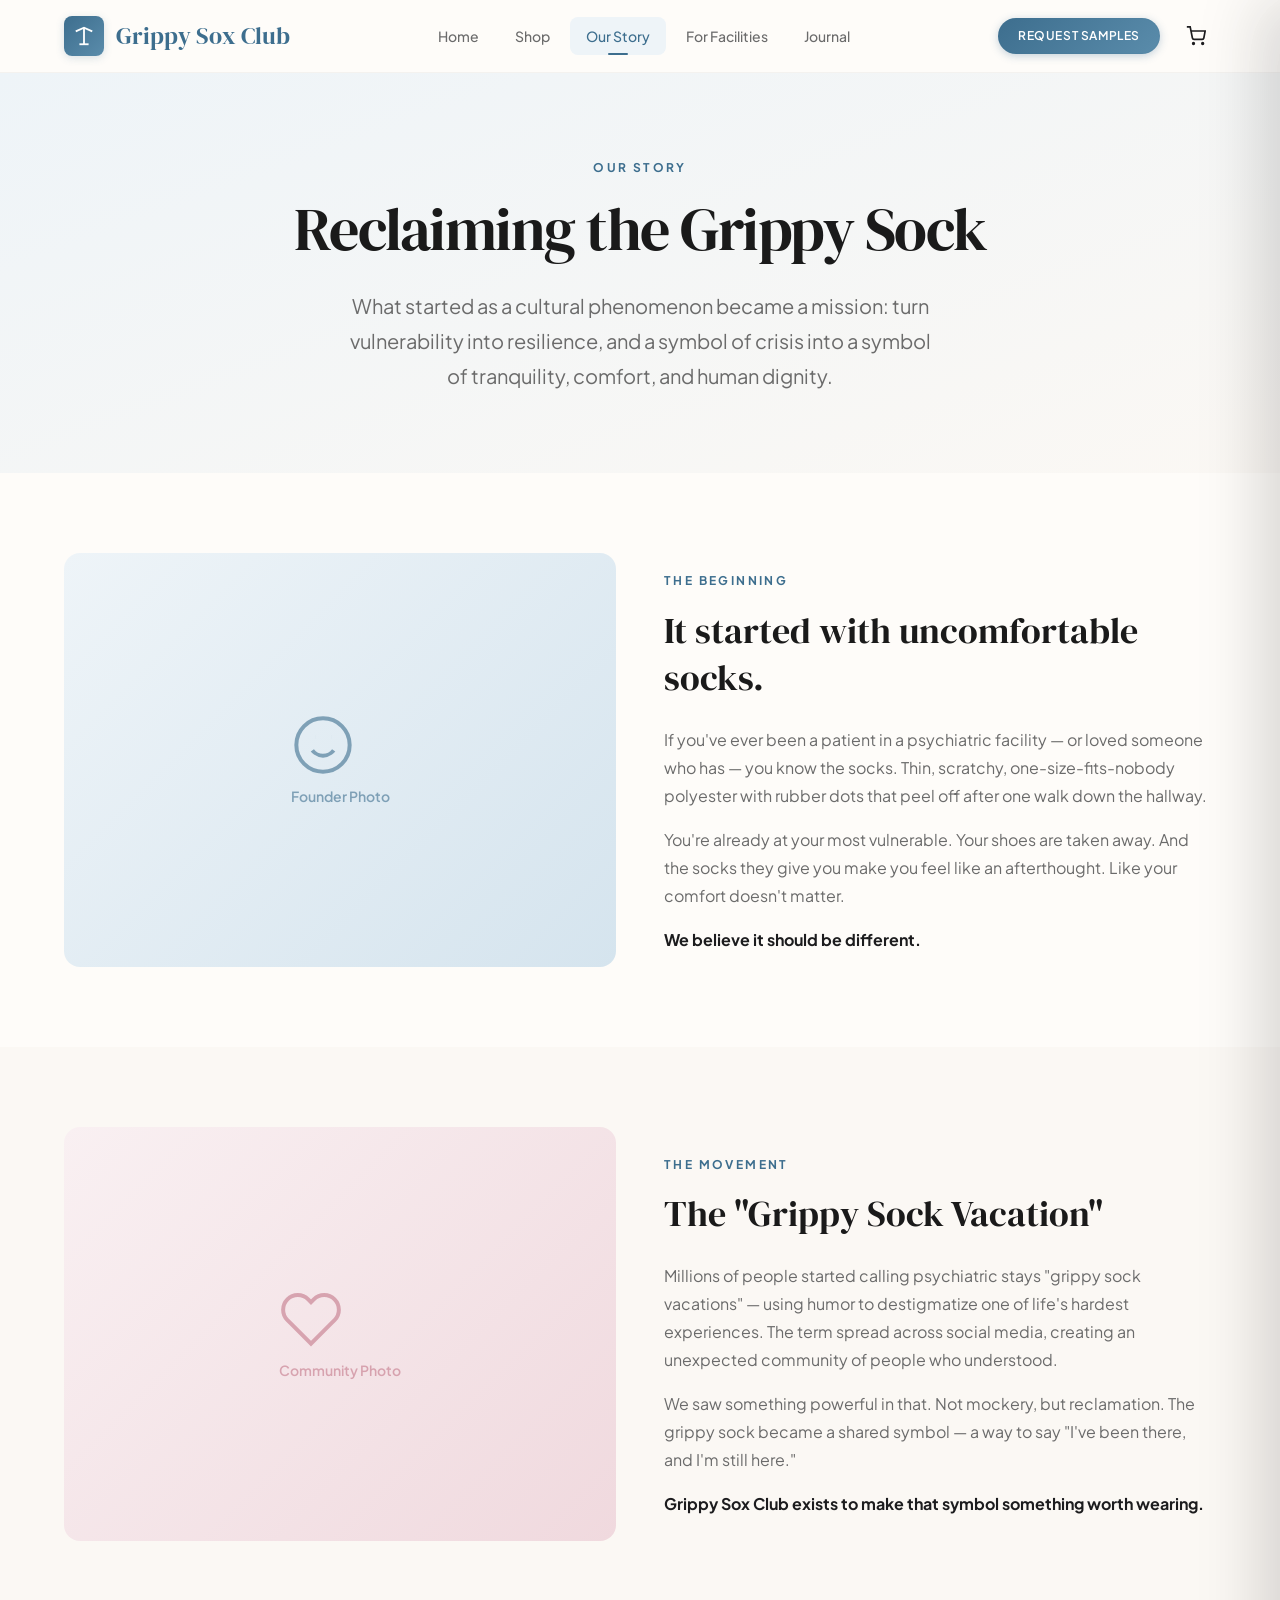
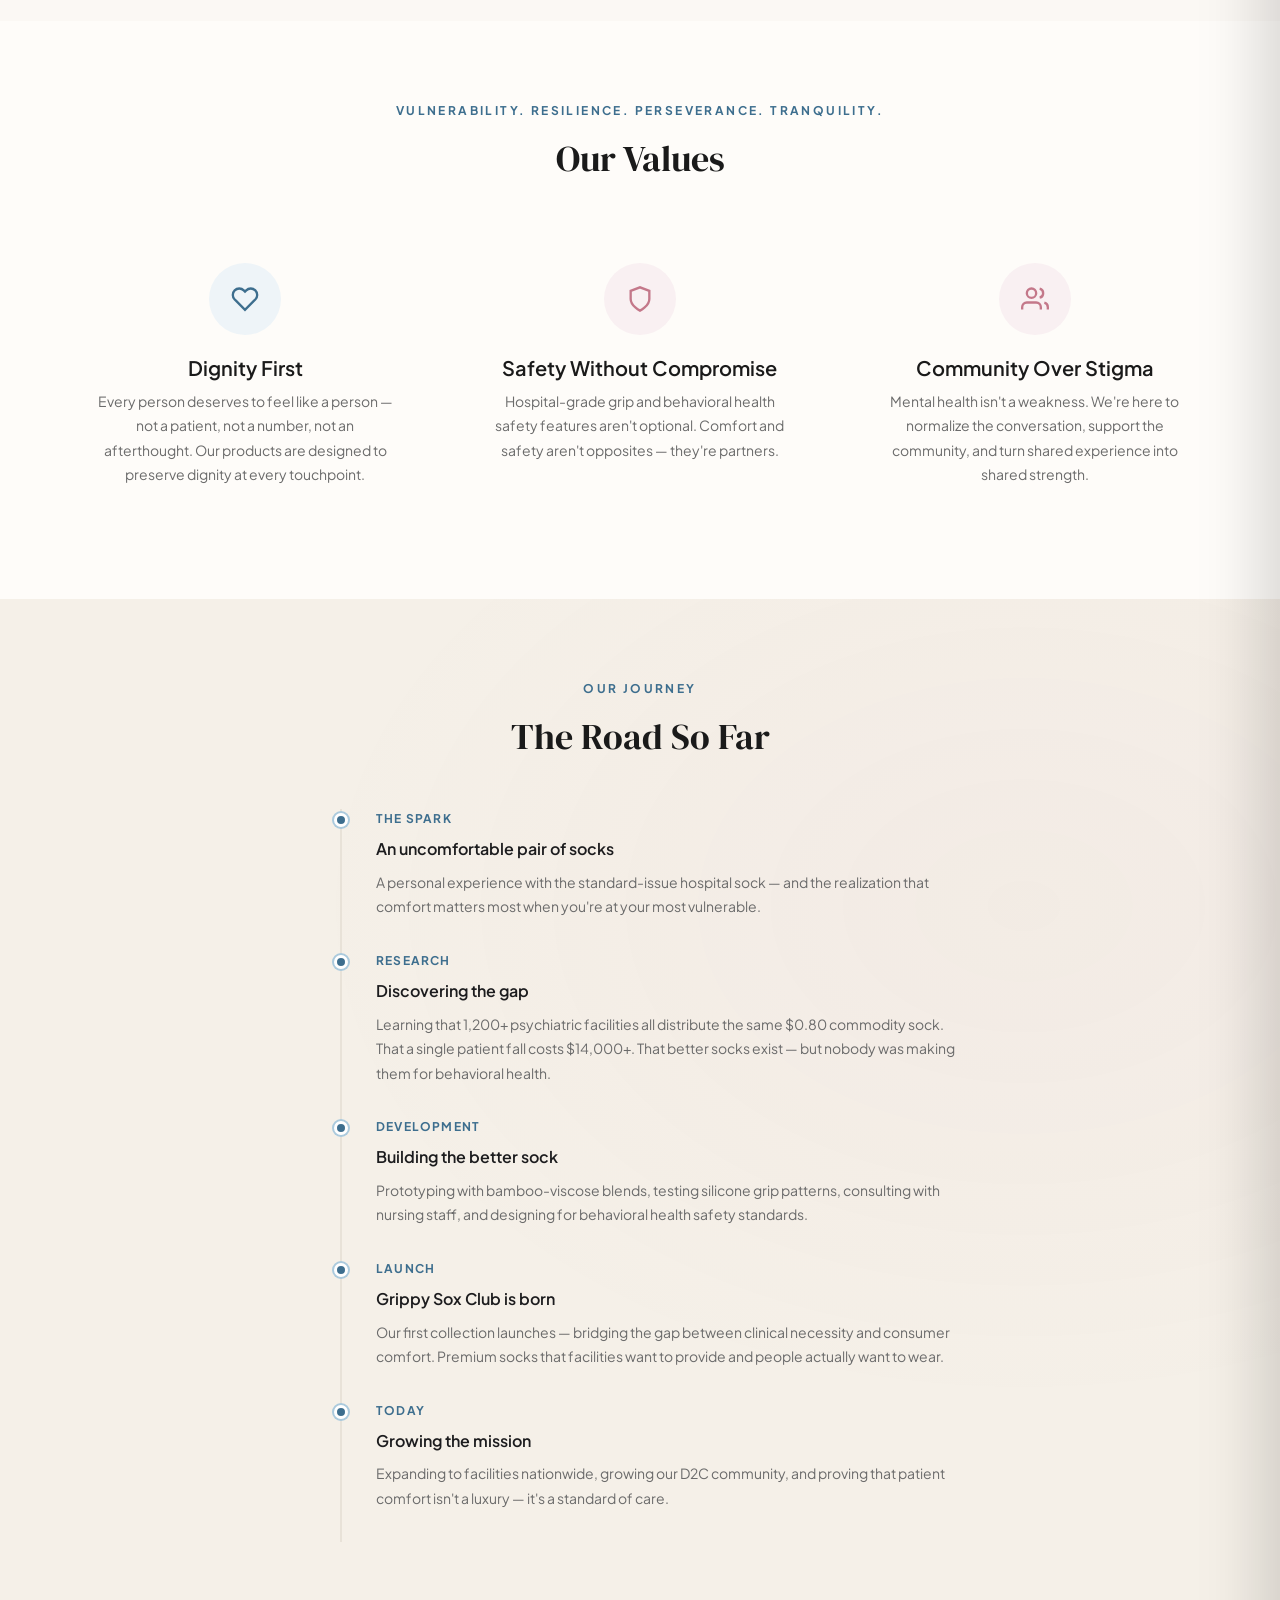
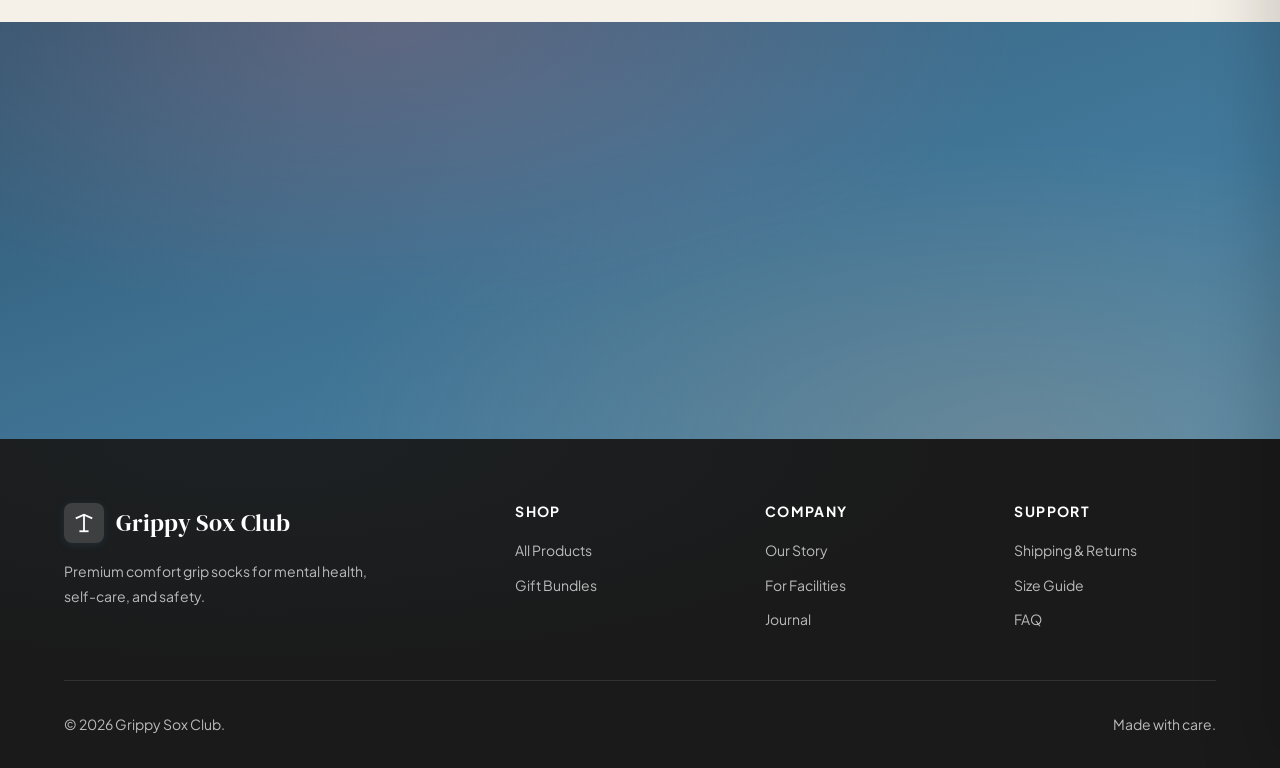
<file: pages/about.html>
<!DOCTYPE html>
<html lang="en">
<head>
  <meta charset="UTF-8">
  <meta name="viewport" content="width=device-width, initial-scale=1.0">
  <meta name="theme-color" content="#3D6E8E">
  <link rel="canonical" href="https://grippysoxclub.com/pages/about.html">
  <title>Our Story — Grippy Sox Club | Reclaiming the Grippy Sock</title>
  <meta name="description" content="Grippy Sox Club is reclaiming the grippy sock as a symbol of comfort and resilience. Learn about our mission to bring premium comfort to behavioral health and self-care.">

  <link rel="preconnect" href="https://fonts.googleapis.com">
  <link rel="preconnect" href="https://fonts.gstatic.com" crossorigin>
  <link href="https://fonts.googleapis.com/css2?family=DM+Serif+Display:ital@0;1&family=Plus+Jakarta+Sans:ital,wght@0,400;0,500;0,600;0,700;0,800;1,400;1,500&display=swap" rel="stylesheet">

  <link rel="stylesheet" href="../css/variables.css">
  <link rel="stylesheet" href="../css/base.css">
  <link rel="stylesheet" href="../css/components.css">
  <link rel="stylesheet" href="../css/animations.css">
  <link rel="stylesheet" href="../css/accessibility.css">
  <link rel="stylesheet" href="../css/premium.css">
  <link rel="icon" type="image/svg+xml" href="data:image/svg+xml,<svg xmlns='http://www.w3.org/2000/svg' viewBox='0 0 100 100'><text y='.9em' font-size='90'>🧦</text></svg>">

  <style>
    .about-hero { background: linear-gradient(160deg, var(--color-primary-50) 0%, var(--color-cream) 100%); }
    .story-section { display: grid; grid-template-columns: 1fr 1fr; gap: var(--space-12); align-items: center; }
    .story-image { aspect-ratio: 4/3; border-radius: var(--radius-xl); overflow: hidden; background: var(--color-sand); display: flex; align-items: center; justify-content: center; }
    .values-grid { display: grid; grid-template-columns: repeat(3, 1fr); gap: var(--space-8); }
    .value-card { text-align: center; padding: var(--space-8); }
    .value-card__icon { width: 72px; height: 72px; border-radius: var(--radius-full); display: flex; align-items: center; justify-content: center; margin: 0 auto var(--space-5); font-size: var(--text-2xl); }
    .timeline { max-width: 640px; margin: 0 auto; position: relative; }
    .timeline::before { content: ''; position: absolute; left: 20px; top: 0; bottom: 0; width: 2px; background: var(--color-border); }
    .timeline-item { padding-left: 56px; padding-bottom: var(--space-8); position: relative; }
    .timeline-item::before { content: ''; position: absolute; left: 14px; top: 4px; width: 14px; height: 14px; border-radius: var(--radius-full); background: var(--color-primary); border: 3px solid white; box-shadow: 0 0 0 2px var(--color-primary-200); }
    .timeline-item__date { font-size: var(--text-xs); font-weight: var(--weight-bold); letter-spacing: var(--tracking-wider); text-transform: uppercase; color: var(--color-primary); margin-bottom: var(--space-2); }
    .timeline-item__title { font-weight: var(--weight-semibold); margin-bottom: var(--space-2); }
    .timeline-item__text { font-size: var(--text-sm); color: var(--color-muted); line-height: var(--leading-relaxed); }
    @media (max-width: 768px) {
      .story-section { grid-template-columns: 1fr; }
      .values-grid { grid-template-columns: 1fr; }
    }
  </style>
</head>
<body class="page-transition">
  <a href="#main-content" class="skip-link">Skip to main content</a>

  <!-- Header -->
  <header class="site-header" id="site-header">
    <div class="header-inner">
      <a href="../index.html" class="logo"><div class="logo-icon"><svg width="22" height="22" viewBox="0 0 24 24" fill="none" stroke="currentColor" stroke-width="2"><path d="M7 21h10"/><path d="M12 21V3"/><path d="M3 7l9-4 9 4"/></svg></div>Grippy Sox Club</a>
      <nav class="nav-main" id="nav-main" aria-label="Main navigation">
        <a href="../index.html" class="nav-link">Home</a>
        <a href="shop.html" class="nav-link">Shop</a>
        <a href="about.html" class="nav-link active" aria-current="page">Our Story</a>
        <a href="facilities.html" class="nav-link">For Facilities</a>
        <a href="blog.html" class="nav-link">Journal</a>
      </nav>
      <div class="nav-actions">
        <a href="facilities.html" class="btn btn--primary btn--sm">Request Samples</a>
        <button class="cart-button" id="cart-toggle" aria-label="Open cart">
          <svg width="20" height="20" viewBox="0 0 24 24" fill="none" stroke="currentColor" stroke-width="2"><circle cx="9" cy="21" r="1"/><circle cx="20" cy="21" r="1"/><path d="M1 1h4l2.68 13.39a2 2 0 0 0 2 1.61h9.72a2 2 0 0 0 2-1.61L23 6H6"/></svg>
          <span class="cart-count" id="cart-count">0</span>
        </button>
        <button class="menu-toggle" id="menu-toggle" aria-label="Toggle menu"><span></span></button>
      </div>
    </div>
  </header>

  <main id="main-content">
  <!-- Hero -->
  <section class="about-hero section">
    <div class="container text-center">
      <span class="overline reveal">Our Story</span>
      <h1 class="display mt-4 reveal" style="max-width: 800px; margin-left: auto; margin-right: auto;">
        Reclaiming the Grippy Sock
      </h1>
      <p class="lead mt-6 reveal" style="max-width: 600px; margin-left: auto; margin-right: auto;">
        What started as a cultural phenomenon became a mission: turn vulnerability into resilience, and a symbol of crisis into a symbol of tranquility, comfort, and human dignity.
      </p>
    </div>
  </section>

  <!-- The Story -->
  <section class="section">
    <div class="container">
      <div class="story-section">
        <div class="reveal-left">
          <div class="story-image" style="background: linear-gradient(135deg, var(--color-primary-50), var(--color-primary-100));">
            <div style="text-align: center; color: var(--color-primary); opacity: 0.6;">
              <svg width="64" height="64" viewBox="0 0 24 24" fill="none" stroke="currentColor" stroke-width="1.5"><circle cx="12" cy="12" r="10"/><path d="M8 14s1.5 2 4 2 4-2 4-2"/><line x1="9" y1="9" x2="9.01" y2="9"/><line x1="15" y1="9" x2="15.01" y2="9"/></svg>
              <p style="margin-top: var(--space-2); font-weight: 600; font-size: var(--text-sm);">Founder Photo</p>
            </div>
          </div>
        </div>
        <div class="reveal-right">
          <span class="overline">The Beginning</span>
          <h2 class="h2 mt-4">It started with uncomfortable socks.</h2>
          <p class="mt-6" style="color: var(--color-muted); line-height: var(--leading-relaxed);">
            If you've ever been a patient in a psychiatric facility — or loved someone who has — you know the socks. Thin, scratchy, one-size-fits-nobody polyester with rubber dots that peel off after one walk down the hallway.
          </p>
          <p class="mt-4" style="color: var(--color-muted); line-height: var(--leading-relaxed);">
            You're already at your most vulnerable. Your shoes are taken away. And the socks they give you make you feel like an afterthought. Like your comfort doesn't matter.
          </p>
          <p class="mt-4" style="color: var(--color-muted); line-height: var(--leading-relaxed);">
            <strong style="color: var(--color-charcoal);">We believe it should be different.</strong>
          </p>
        </div>
      </div>
    </div>
  </section>

  <!-- The Movement -->
  <section class="section bg-cream">
    <div class="container">
      <div class="story-section">
        <div class="reveal-left" style="order: 1;">
          <span class="overline">The Movement</span>
          <h2 class="h2 mt-4">The "Grippy Sock Vacation"</h2>
          <p class="mt-6" style="color: var(--color-muted); line-height: var(--leading-relaxed);">
            Millions of people started calling psychiatric stays "grippy sock vacations" — using humor to destigmatize one of life's hardest experiences. The term spread across social media, creating an unexpected community of people who understood.
          </p>
          <p class="mt-4" style="color: var(--color-muted); line-height: var(--leading-relaxed);">
            We saw something powerful in that. Not mockery, but reclamation. The grippy sock became a shared symbol — a way to say "I've been there, and I'm still here."
          </p>
          <p class="mt-4" style="color: var(--color-muted); line-height: var(--leading-relaxed);">
            <strong style="color: var(--color-charcoal);">Grippy Sox Club exists to make that symbol something worth wearing.</strong>
          </p>
        </div>
        <div class="reveal-right">
          <div class="story-image" style="background: linear-gradient(135deg, var(--color-secondary-50), var(--color-pink-100));">
            <div style="text-align: center; color: var(--color-secondary); opacity: 0.6;">
              <svg width="64" height="64" viewBox="0 0 24 24" fill="none" stroke="currentColor" stroke-width="1.5"><path d="M20.84 4.61a5.5 5.5 0 0 0-7.78 0L12 5.67l-1.06-1.06a5.5 5.5 0 0 0-7.78 7.78l1.06 1.06L12 21.23l7.78-7.78 1.06-1.06a5.5 5.5 0 0 0 0-7.78z"/></svg>
              <p style="margin-top: var(--space-2); font-weight: 600; font-size: var(--text-sm);">Community Photo</p>
            </div>
          </div>
        </div>
      </div>
    </div>
  </section>

  <!-- Values -->
  <section class="section">
    <div class="container">
      <div class="section-header reveal">
        <span class="overline">Vulnerability. Resilience. Perseverance. Tranquility.</span>
        <h2 class="h2">Our Values</h2>
      </div>
      <div class="values-grid stagger-children">
        <div class="value-card">
          <div class="value-card__icon" style="background: var(--color-primary-50); color: var(--color-primary);">
            <svg width="28" height="28" viewBox="0 0 24 24" fill="none" stroke="currentColor" stroke-width="2"><path d="M20.84 4.61a5.5 5.5 0 0 0-7.78 0L12 5.67l-1.06-1.06a5.5 5.5 0 0 0-7.78 7.78l1.06 1.06L12 21.23l7.78-7.78 1.06-1.06a5.5 5.5 0 0 0 0-7.78z"/></svg>
          </div>
          <h3 class="h4">Dignity First</h3>
          <p class="mt-2" style="font-size: var(--text-sm); color: var(--color-muted); line-height: var(--leading-relaxed);">Every person deserves to feel like a person — not a patient, not a number, not an afterthought. Our products are designed to preserve dignity at every touchpoint.</p>
        </div>
        <div class="value-card">
          <div class="value-card__icon" style="background: var(--color-pink-50); color: var(--color-pink);">
            <svg width="28" height="28" viewBox="0 0 24 24" fill="none" stroke="currentColor" stroke-width="2"><path d="M12 22s8-4 8-10V5l-8-3-8 3v7c0 6 8 10 8 10z"/></svg>
          </div>
          <h3 class="h4">Safety Without Compromise</h3>
          <p class="mt-2" style="font-size: var(--text-sm); color: var(--color-muted); line-height: var(--leading-relaxed);">Hospital-grade grip and behavioral health safety features aren't optional. Comfort and safety aren't opposites — they're partners.</p>
        </div>
        <div class="value-card">
          <div class="value-card__icon" style="background: var(--color-secondary-50); color: var(--color-secondary);">
            <svg width="28" height="28" viewBox="0 0 24 24" fill="none" stroke="currentColor" stroke-width="2"><path d="M17 21v-2a4 4 0 0 0-4-4H5a4 4 0 0 0-4 4v2"/><circle cx="9" cy="7" r="4"/><path d="M23 21v-2a4 4 0 0 0-3-3.87"/><path d="M16 3.13a4 4 0 0 1 0 7.75"/></svg>
          </div>
          <h3 class="h4">Community Over Stigma</h3>
          <p class="mt-2" style="font-size: var(--text-sm); color: var(--color-muted); line-height: var(--leading-relaxed);">Mental health isn't a weakness. We're here to normalize the conversation, support the community, and turn shared experience into shared strength.</p>
        </div>
      </div>
    </div>
  </section>

  <!-- Timeline -->
  <section class="section bg-sand">
    <div class="container">
      <div class="section-header reveal">
        <span class="overline">Our Journey</span>
        <h2 class="h2">The Road So Far</h2>
      </div>
      <div class="timeline reveal">
        <div class="timeline-item">
          <div class="timeline-item__date">The Spark</div>
          <div class="timeline-item__title">An uncomfortable pair of socks</div>
          <div class="timeline-item__text">A personal experience with the standard-issue hospital sock — and the realization that comfort matters most when you're at your most vulnerable.</div>
        </div>
        <div class="timeline-item">
          <div class="timeline-item__date">Research</div>
          <div class="timeline-item__title">Discovering the gap</div>
          <div class="timeline-item__text">Learning that 1,200+ psychiatric facilities all distribute the same $0.80 commodity sock. That a single patient fall costs $14,000+. That better socks exist — but nobody was making them for behavioral health.</div>
        </div>
        <div class="timeline-item">
          <div class="timeline-item__date">Development</div>
          <div class="timeline-item__title">Building the better sock</div>
          <div class="timeline-item__text">Prototyping with bamboo-viscose blends, testing silicone grip patterns, consulting with nursing staff, and designing for behavioral health safety standards.</div>
        </div>
        <div class="timeline-item">
          <div class="timeline-item__date">Launch</div>
          <div class="timeline-item__title">Grippy Sox Club is born</div>
          <div class="timeline-item__text">Our first collection launches — bridging the gap between clinical necessity and consumer comfort. Premium socks that facilities want to provide and people actually want to wear.</div>
        </div>
        <div class="timeline-item">
          <div class="timeline-item__date">Today</div>
          <div class="timeline-item__title">Growing the mission</div>
          <div class="timeline-item__text">Expanding to facilities nationwide, growing our D2C community, and proving that patient comfort isn't a luxury — it's a standard of care.</div>
        </div>
      </div>
    </div>
  </section>

  <!-- Contact CTA -->
  <section class="cta-section section" id="contact">
    <div class="container text-center relative" style="z-index:1;">
      <div style="max-width: 540px; margin: 0 auto;">
        <h2 class="h2">Let's Connect</h2>
        <p class="lead mt-4">Whether you're a healthcare facility, a journalist, or someone who believes vulnerability deserves dignity — we'd love to hear from you.</p>
        <div class="flex justify-center gap-4 mt-8" style="flex-wrap: wrap;">
          <a href="mailto:hello@grippysoxclub.com" class="btn btn--white btn--lg">Email Us</a>
          <a href="facilities.html" class="btn btn--accent btn--lg">Request Facility Samples</a>
        </div>
      </div>
    </div>
  </section>

  </main>
  <!-- Footer -->
  <footer class="site-footer" role="contentinfo">
    <div class="container">
      <div class="footer-grid">
        <div class="footer-brand"><a href="../index.html" class="logo"><div class="logo-icon" style="background:rgba(255,255,255,0.15)"><svg width="22" height="22" viewBox="0 0 24 24" fill="none" stroke="currentColor" stroke-width="2"><path d="M7 21h10"/><path d="M12 21V3"/><path d="M3 7l9-4 9 4"/></svg></div>Grippy Sox Club</a><p>Premium comfort grip socks for mental health, self-care, and safety.</p></div>
        <div><h4 class="footer-heading">Shop</h4><nav class="footer-links"><a href="shop.html">All Products</a><a href="shop.html">Gift Bundles</a></nav></div>
        <div><h4 class="footer-heading">Company</h4><nav class="footer-links"><a href="about.html">Our Story</a><a href="facilities.html">For Facilities</a><a href="blog.html">Journal</a></nav></div>
        <div><h4 class="footer-heading">Support</h4><nav class="footer-links"><a href="#">Shipping & Returns</a><a href="#">Size Guide</a><a href="#">FAQ</a></nav></div>
      </div>
      <div class="footer-bottom"><p>&copy; 2026 Grippy Sox Club.</p><p>Made with care.</p></div>
    </div>
  </footer>

  <!-- Cart Drawer -->
  <div class="cart-overlay" id="cart-overlay"></div>
  <div class="cart-drawer" id="cart-drawer" role="dialog" aria-label="Shopping cart" aria-hidden="true">
    <div class="cart-drawer__header"><h3 class="cart-drawer__title">Your Cart</h3><button class="cart-drawer__close" id="cart-close" aria-label="Close cart">&times;</button></div>
    <div class="cart-drawer__items" id="cart-items"><div class="cart-drawer__empty"><h4 class="h4">Your cart is empty</h4></div></div>
    <div class="cart-drawer__footer" id="cart-footer" style="display:none;"><div class="cart-drawer__subtotal"><span>Subtotal</span><span id="cart-subtotal">$0.00</span></div><button class="btn btn--primary btn--block btn--lg" id="checkout-btn">Checkout</button></div>
  </div>

  <button class="back-to-top" aria-label="Back to top"><svg width="20" height="20" viewBox="0 0 24 24" fill="none" stroke="currentColor" stroke-width="2.5" stroke-linecap="round" stroke-linejoin="round"><polyline points="18 15 12 9 6 15"/></svg></button>
  <script src="../js/main.js" defer></script>
  <script src="../js/shopify-buy.js" defer></script>
</body>
</html>
</file>
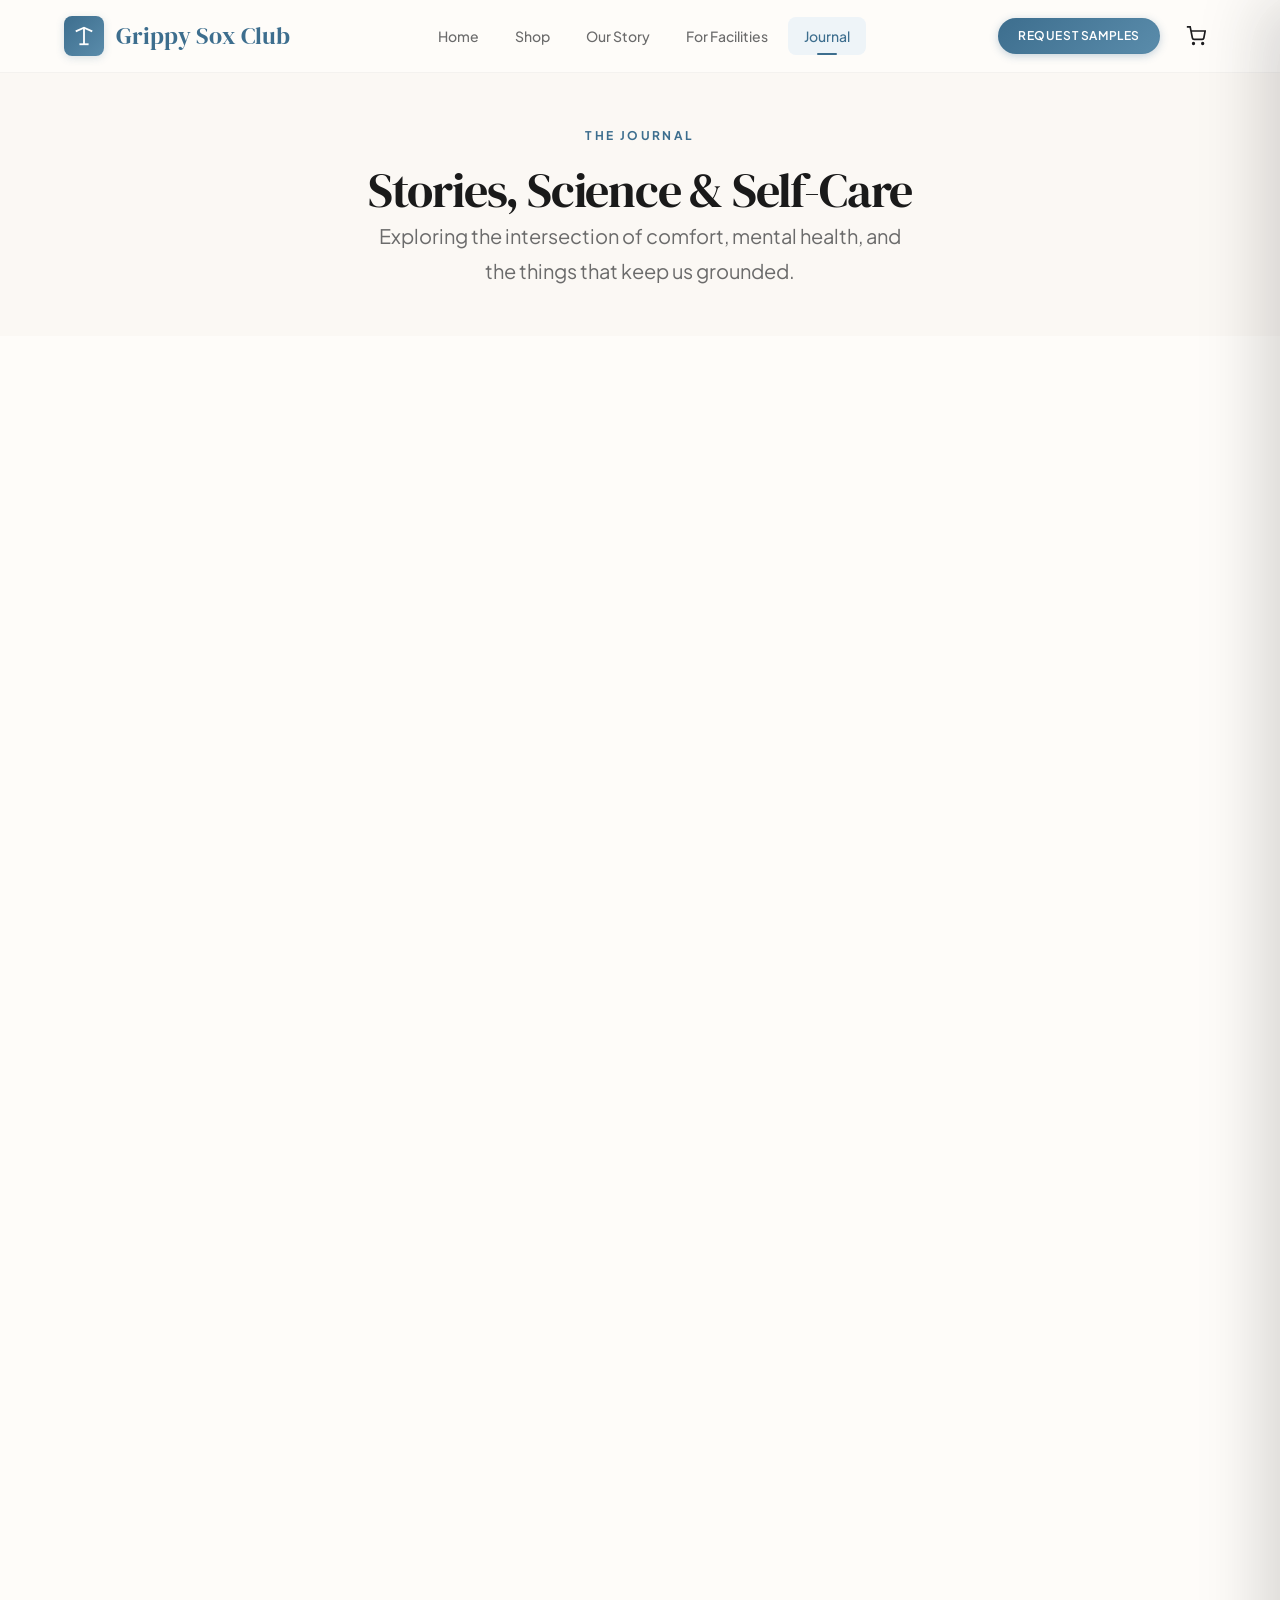
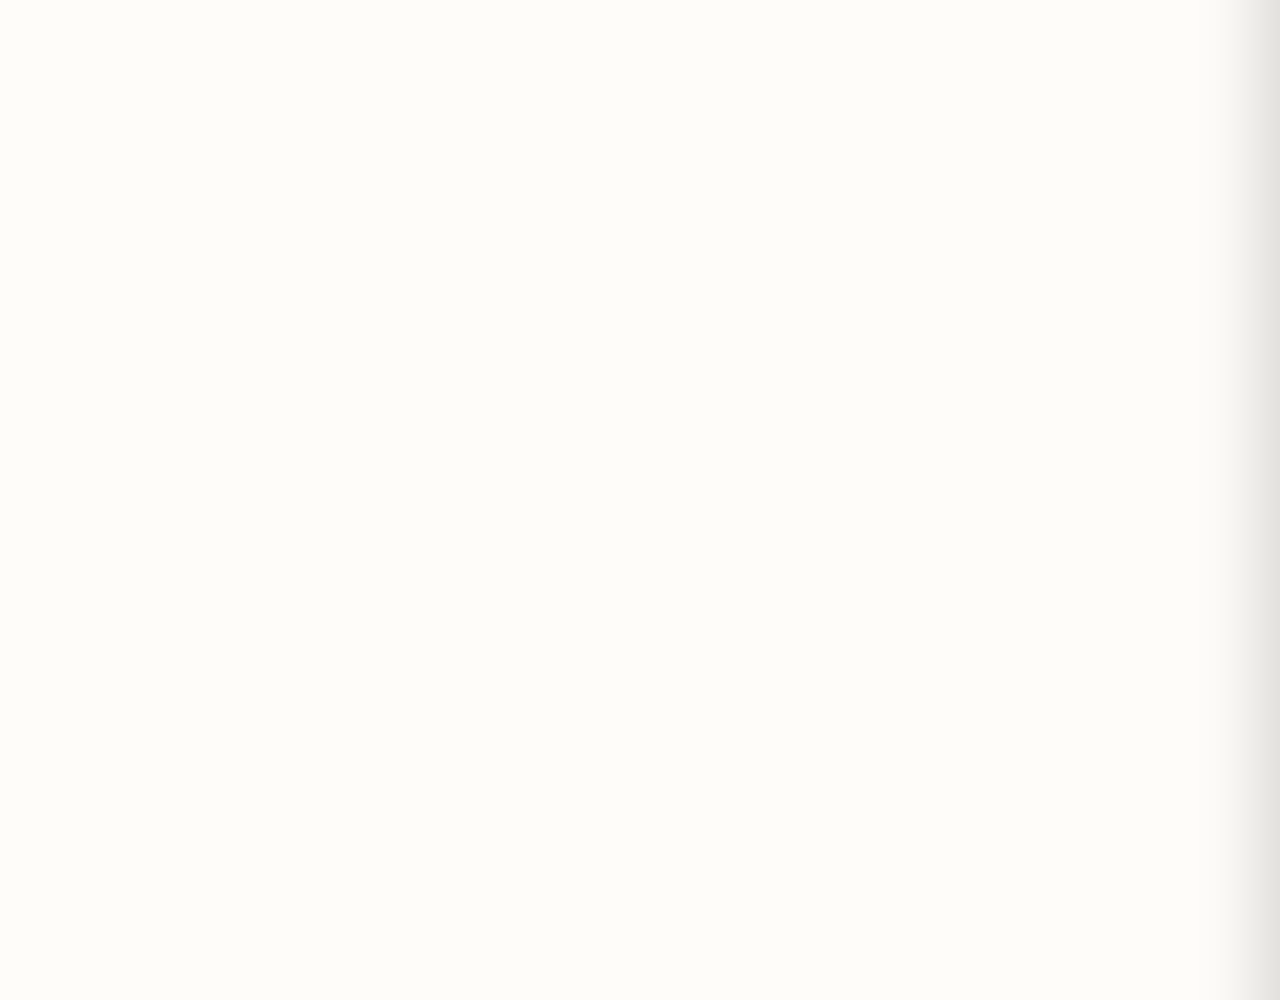
<file: pages/blog.html>
<!DOCTYPE html>
<html lang="en">
<head>
  <meta charset="UTF-8">
  <meta name="viewport" content="width=device-width, initial-scale=1.0">
  <meta name="theme-color" content="#3D6E8E">
  <link rel="canonical" href="https://grippysoxclub.com/pages/blog.html">
  <title>The Journal — Mental Health, Comfort & Grip Socks | Grippy Sox Club</title>
  <meta name="description" content="Stories, science, and self-care at the intersection of comfort and mental health. Explore our journal about grippy socks, patient safety, and wellness.">
  <meta name="keywords" content="grippy sock vacation, mental health blog, hospital socks blog, non-slip socks science, mental health gifts guide, self-care tips">

  <link rel="preconnect" href="https://fonts.googleapis.com">
  <link rel="preconnect" href="https://fonts.gstatic.com" crossorigin>
  <link href="https://fonts.googleapis.com/css2?family=DM+Serif+Display:ital@0;1&family=Plus+Jakarta+Sans:ital,wght@0,400;0,500;0,600;0,700;0,800;1,400;1,500&display=swap" rel="stylesheet">

  <link rel="stylesheet" href="../css/variables.css">
  <link rel="stylesheet" href="../css/base.css">
  <link rel="stylesheet" href="../css/components.css">
  <link rel="stylesheet" href="../css/animations.css">
  <link rel="stylesheet" href="../css/accessibility.css">
  <link rel="stylesheet" href="../css/premium.css">
  <link rel="icon" type="image/svg+xml" href="data:image/svg+xml,<svg xmlns='http://www.w3.org/2000/svg' viewBox='0 0 100 100'><text y='.9em' font-size='90'>🧦</text></svg>">

  <style>
    .blog-hero-card { display: grid; grid-template-columns: 1fr 1fr; gap: var(--space-8); background: white; border-radius: var(--radius-xl); overflow: hidden; border: 1px solid var(--color-border-light); transition: box-shadow var(--duration-normal); }
    .blog-hero-card:hover { box-shadow: var(--shadow-lg); }
    .blog-hero-card__image { aspect-ratio: 4/3; background: var(--color-sand); }
    .blog-hero-card__body { padding: var(--space-8); display: flex; flex-direction: column; justify-content: center; }
    .blog-filters { display: flex; gap: var(--space-2); flex-wrap: wrap; justify-content: center; margin-bottom: var(--space-8); }
    .blog-filter-btn { padding: var(--space-2) var(--space-5); border-radius: var(--radius-full); font-size: var(--text-sm); font-weight: var(--weight-medium); border: 1px solid var(--color-border); transition: all var(--duration-fast); background: white; cursor: pointer; }
    .blog-filter-btn:hover { border-color: var(--color-primary-200); color: var(--color-primary); }
    .blog-filter-btn.active { background: var(--color-primary); color: white; border-color: var(--color-primary); }
    .newsletter-banner { background: linear-gradient(135deg, var(--color-secondary-50), var(--color-pink-100)); border-radius: var(--radius-xl); padding: var(--space-8); text-align: center; }
    @media (max-width: 768px) {
      .blog-hero-card { grid-template-columns: 1fr; }
    }
  </style>
</head>
<body class="page-transition">
  <a href="#main-content" class="skip-link">Skip to main content</a>

  <!-- Header -->
  <header class="site-header" id="site-header">
    <div class="header-inner">
      <a href="../index.html" class="logo"><div class="logo-icon"><svg width="22" height="22" viewBox="0 0 24 24" fill="none" stroke="currentColor" stroke-width="2"><path d="M7 21h10"/><path d="M12 21V3"/><path d="M3 7l9-4 9 4"/></svg></div>Grippy Sox Club</a>
      <nav class="nav-main" id="nav-main" aria-label="Main navigation">
        <a href="../index.html" class="nav-link">Home</a>
        <a href="shop.html" class="nav-link">Shop</a>
        <a href="about.html" class="nav-link">Our Story</a>
        <a href="facilities.html" class="nav-link">For Facilities</a>
        <a href="blog.html" class="nav-link active" aria-current="page">Journal</a>
      </nav>
      <div class="nav-actions">
        <a href="facilities.html" class="btn btn--primary btn--sm">Request Samples</a>
        <button class="cart-button" id="cart-toggle" aria-label="Open cart">
          <svg width="20" height="20" viewBox="0 0 24 24" fill="none" stroke="currentColor" stroke-width="2"><circle cx="9" cy="21" r="1"/><circle cx="20" cy="21" r="1"/><path d="M1 1h4l2.68 13.39a2 2 0 0 0 2 1.61h9.72a2 2 0 0 0 2-1.61L23 6H6"/></svg>
          <span class="cart-count" id="cart-count">0</span>
        </button>
        <button class="menu-toggle" id="menu-toggle" aria-label="Toggle menu"><span></span></button>
      </div>
    </div>
  </header>

  <main id="main-content">
  <!-- Page Header -->
  <section class="section--sm bg-cream">
    <div class="container text-center">
      <span class="overline">The Journal</span>
      <h1 class="h1 mt-4">Stories, Science & Self-Care</h1>
      <p class="lead mt-4" style="max-width: 540px; margin: 0 auto;">Exploring the intersection of comfort, mental health, and the things that keep us grounded.</p>
    </div>
  </section>

  <!-- Featured Post -->
  <section class="section" style="padding-bottom: 0;">
    <div class="container">
      <a href="#" class="blog-hero-card reveal">
        <div class="blog-hero-card__image" style="background: linear-gradient(135deg, var(--color-secondary-50), var(--color-pink-100));"></div>
        <div class="blog-hero-card__body">
          <div class="flex items-center gap-4 mb-4">
            <span class="badge badge--secondary">Featured</span>
            <span class="blog-card__date">Feb 8, 2026</span>
          </div>
          <h2 style="font-family: var(--font-display); font-size: var(--text-2xl); margin-bottom: var(--space-4); line-height: var(--leading-snug);">What Is a "Grippy Sock Vacation"? Understanding the Mental Health Trend</h2>
          <p style="color: var(--color-muted); line-height: var(--leading-relaxed); margin-bottom: var(--space-6);">The phrase has taken over social media with hundreds of millions of views. But what does it really mean, where did it come from, and why is reclaiming it so powerful for mental health awareness? A deep dive into the cultural phenomenon behind the brand.</p>
          <span class="blog-card__read-more">Read Full Article &rarr;</span>
        </div>
      </a>
    </div>
  </section>

  <!-- Blog Grid -->
  <section class="section">
    <div class="container">
      <!-- Filters -->
      <div class="blog-filters">
        <button class="blog-filter-btn active" data-filter="all">All Posts</button>
        <button class="blog-filter-btn" data-filter="mental-health">Mental Health</button>
        <button class="blog-filter-btn" data-filter="safety">Patient Safety</button>
        <button class="blog-filter-btn" data-filter="self-care">Self-Care</button>
        <button class="blog-filter-btn" data-filter="product">Product</button>
      </div>

      <div class="grid grid--3 stagger-children">
        <!-- Post 1 -->
        <a href="#" class="blog-card" data-category="safety">
          <div class="blog-card__image" style="background: linear-gradient(135deg, var(--color-primary-50), var(--color-primary-100));"></div>
          <div class="blog-card__body">
            <div class="blog-card__meta">
              <span class="badge badge--primary">Patient Safety</span>
              <span class="blog-card__date">Feb 3, 2026</span>
            </div>
            <h3 class="blog-card__title">Non-Slip Socks & Fall Prevention: What the Research Actually Shows</h3>
            <p class="blog-card__excerpt">A deep dive into the clinical evidence behind non-slip socks in healthcare settings — including the 2023 study that found zero falls with proper non-slip footwear versus 21 falls without.</p>
            <span class="blog-card__read-more">Read More &rarr;</span>
          </div>
        </a>

        <!-- Post 2 -->
        <a href="#" class="blog-card" data-category="self-care">
          <div class="blog-card__image" style="background: linear-gradient(135deg, var(--color-pink-50), var(--color-pink-200));"></div>
          <div class="blog-card__body">
            <div class="blog-card__meta">
              <span class="badge badge--accent">Self-Care</span>
              <span class="blog-card__date">Jan 28, 2026</span>
            </div>
            <h3 class="blog-card__title">The Best Gifts for Someone in a Psychiatric Hospital</h3>
            <p class="blog-card__excerpt">A thoughtful guide to what's actually allowed, what patients truly appreciate, and how small comforts make a big difference during inpatient stays.</p>
            <span class="blog-card__read-more">Read More &rarr;</span>
          </div>
        </a>

        <!-- Post 3 -->
        <a href="#" class="blog-card" data-category="product">
          <div class="blog-card__image" style="background: linear-gradient(135deg, var(--color-sand), var(--color-pink-100));"></div>
          <div class="blog-card__body">
            <div class="blog-card__meta">
              <span class="badge badge--accent">Product</span>
              <span class="blog-card__date">Jan 22, 2026</span>
            </div>
            <h3 class="blog-card__title">Why Bamboo? The Science Behind Our Fabric Choice</h3>
            <p class="blog-card__excerpt">How bamboo-viscose fabric delivers superior softness, natural antimicrobial properties, and better temperature regulation than cotton or polyester alternatives.</p>
            <span class="blog-card__read-more">Read More &rarr;</span>
          </div>
        </a>

        <!-- Post 4 -->
        <a href="#" class="blog-card" data-category="mental-health">
          <div class="blog-card__image" style="background: linear-gradient(135deg, var(--color-secondary-50), var(--color-pink-200));"></div>
          <div class="blog-card__body">
            <div class="blog-card__meta">
              <span class="badge badge--secondary">Mental Health</span>
              <span class="blog-card__date">Jan 15, 2026</span>
            </div>
            <h3 class="blog-card__title">How Small Comforts Make a Big Difference in Behavioral Health</h3>
            <p class="blog-card__excerpt">Research shows that comfort items serve a genuine therapeutic purpose: self-soothing, grounding, and dignity preservation. Why the smallest details matter most.</p>
            <span class="blog-card__read-more">Read More &rarr;</span>
          </div>
        </a>

        <!-- Post 5 -->
        <a href="#" class="blog-card" data-category="safety">
          <div class="blog-card__image" style="background: linear-gradient(135deg, var(--color-primary-50), var(--color-primary-200));"></div>
          <div class="blog-card__body">
            <div class="blog-card__meta">
              <span class="badge badge--primary">Patient Safety</span>
              <span class="blog-card__date">Jan 8, 2026</span>
            </div>
            <h3 class="blog-card__title">Color-Coded Hospital Socks: What the Colors Mean and Why It Matters</h3>
            <p class="blog-card__excerpt">Yellow, red, green — hospital sock colors aren't random. Understanding the fall risk identification system and how proper color coding improves patient safety outcomes.</p>
            <span class="blog-card__read-more">Read More &rarr;</span>
          </div>
        </a>

        <!-- Post 6 -->
        <a href="#" class="blog-card" data-category="self-care">
          <div class="blog-card__image" style="background: linear-gradient(135deg, var(--color-pink-50), var(--color-pink-100));"></div>
          <div class="blog-card__body">
            <div class="blog-card__meta">
              <span class="badge badge--accent">Self-Care</span>
              <span class="blog-card__date">Jan 2, 2026</span>
            </div>
            <h3 class="blog-card__title">5 Grounding Techniques You Can Do Right Now (One Involves Socks)</h3>
            <p class="blog-card__excerpt">Practical grounding exercises for anxiety and overwhelm. How the simple act of noticing your feet on the ground — and what's on them — can bring you back to the present moment.</p>
            <span class="blog-card__read-more">Read More &rarr;</span>
          </div>
        </a>
      </div>

      <!-- Newsletter Banner -->
      <div class="newsletter-banner mt-8 reveal">
        <h3 class="h3">Get stories delivered to your inbox</h3>
        <p class="mt-2" style="color: var(--color-muted); font-size: var(--text-sm);">New articles on mental health, comfort, and self-care. No spam, ever.</p>
        <form class="newsletter-form mx-auto mt-6" id="newsletter-form" style="max-width: 400px;">
          <input type="email" placeholder="Your email" required style="border-color: var(--color-border); background: white; color: var(--color-charcoal);" aria-label="Email">
          <button type="submit" class="btn btn--primary">Subscribe</button>
        </form>
      </div>
    </div>
  </section>

  </main>
  <!-- Footer -->
  <footer class="site-footer" role="contentinfo">
    <div class="container">
      <div class="footer-grid">
        <div class="footer-brand"><a href="../index.html" class="logo"><div class="logo-icon" style="background:rgba(255,255,255,0.15)"><svg width="22" height="22" viewBox="0 0 24 24" fill="none" stroke="currentColor" stroke-width="2"><path d="M7 21h10"/><path d="M12 21V3"/><path d="M3 7l9-4 9 4"/></svg></div>Grippy Sox Club</a><p>Premium comfort grip socks for mental health, self-care, and safety.</p></div>
        <div><h4 class="footer-heading">Shop</h4><nav class="footer-links"><a href="shop.html">All Products</a><a href="shop.html">Gift Bundles</a></nav></div>
        <div><h4 class="footer-heading">Company</h4><nav class="footer-links"><a href="about.html">Our Story</a><a href="facilities.html">For Facilities</a><a href="blog.html">Journal</a></nav></div>
        <div><h4 class="footer-heading">Support</h4><nav class="footer-links"><a href="#">Shipping & Returns</a><a href="#">Size Guide</a><a href="#">FAQ</a></nav></div>
      </div>
      <div class="footer-bottom"><p>&copy; 2026 Grippy Sox Club.</p><p>Made with care.</p></div>
    </div>
  </footer>

  <!-- Cart Drawer -->
  <div class="cart-overlay" id="cart-overlay"></div>
  <div class="cart-drawer" id="cart-drawer" role="dialog" aria-label="Shopping cart" aria-hidden="true">
    <div class="cart-drawer__header"><h3 class="cart-drawer__title">Your Cart</h3><button class="cart-drawer__close" id="cart-close" aria-label="Close cart">&times;</button></div>
    <div class="cart-drawer__items" id="cart-items"><div class="cart-drawer__empty"><h4 class="h4">Your cart is empty</h4></div></div>
    <div class="cart-drawer__footer" id="cart-footer" style="display:none;"><div class="cart-drawer__subtotal"><span>Subtotal</span><span id="cart-subtotal">$0.00</span></div><button class="btn btn--primary btn--block btn--lg" id="checkout-btn">Checkout</button></div>
  </div>

  <button class="back-to-top" aria-label="Back to top"><svg width="20" height="20" viewBox="0 0 24 24" fill="none" stroke="currentColor" stroke-width="2.5" stroke-linecap="round" stroke-linejoin="round"><polyline points="18 15 12 9 6 15"/></svg></button>
  <script src="../js/main.js" defer></script>
  <script src="../js/shopify-buy.js" defer></script>
</body>
</html>
</file>
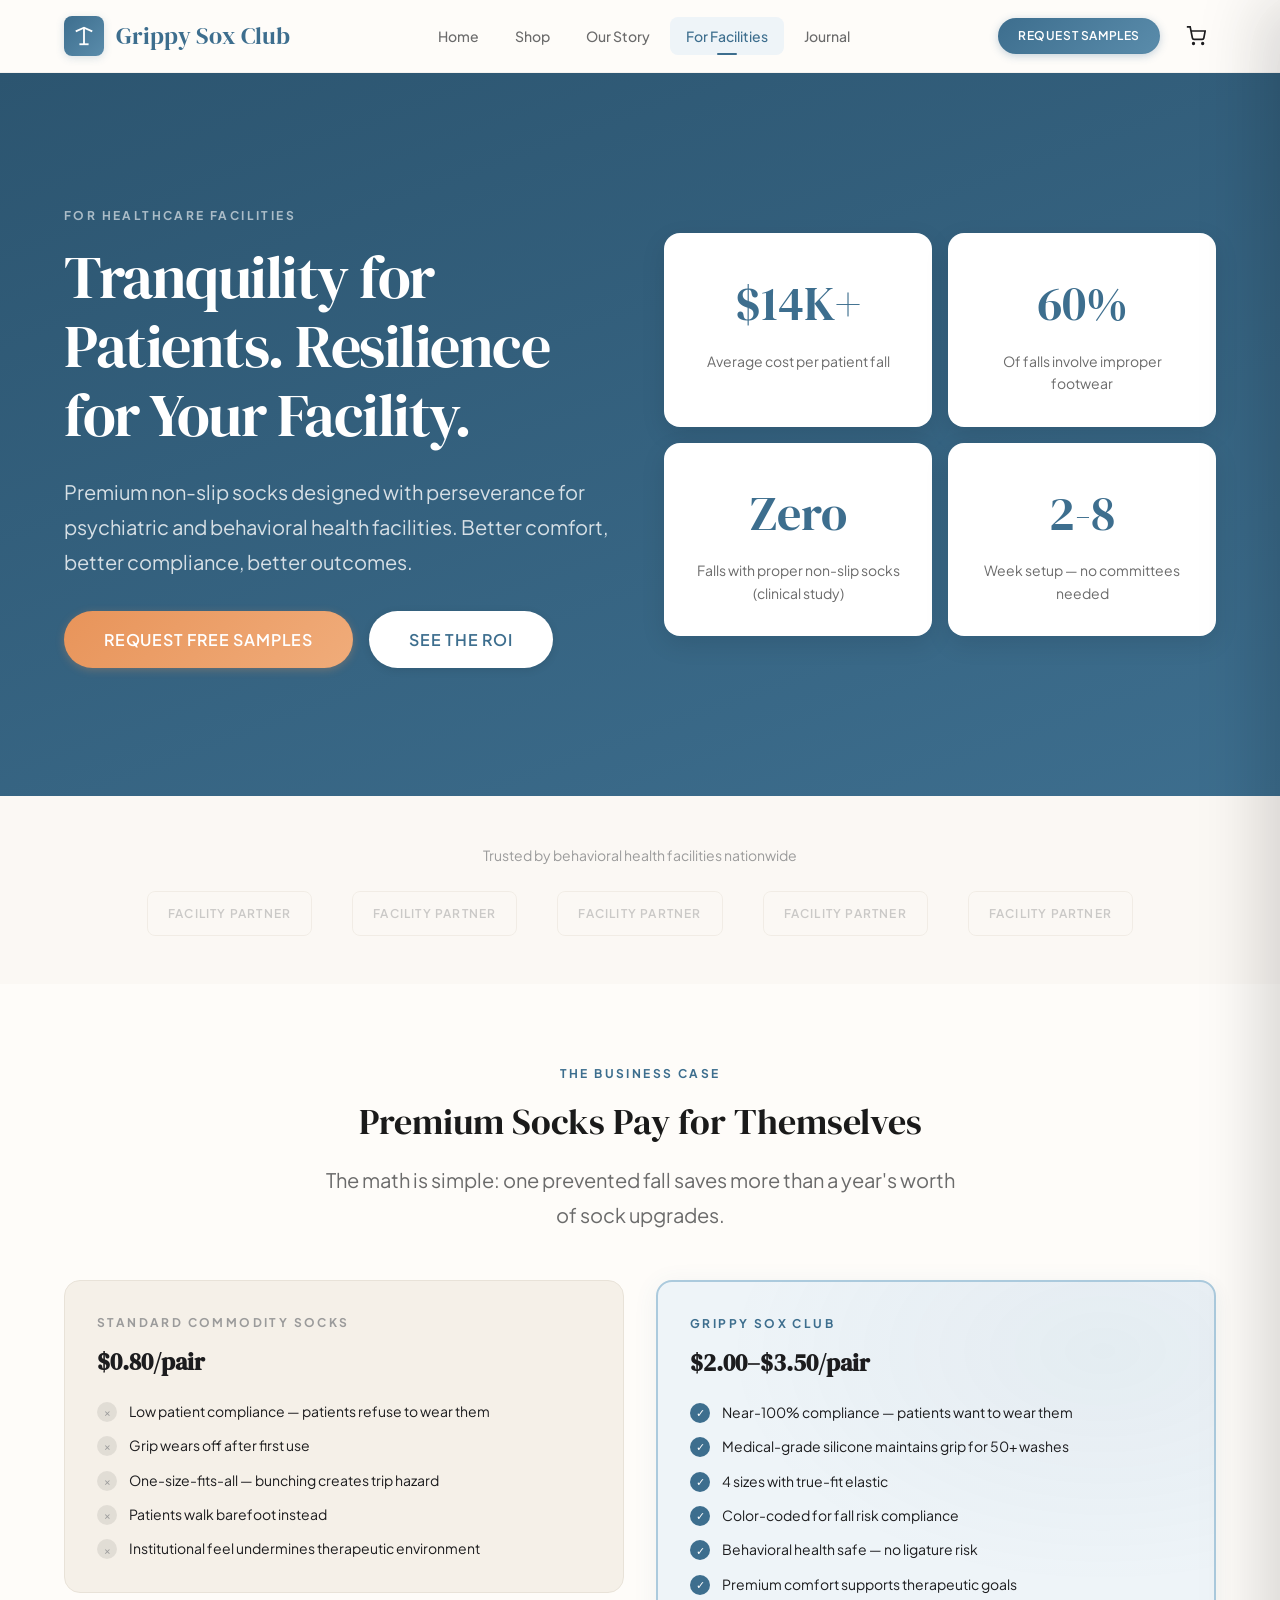
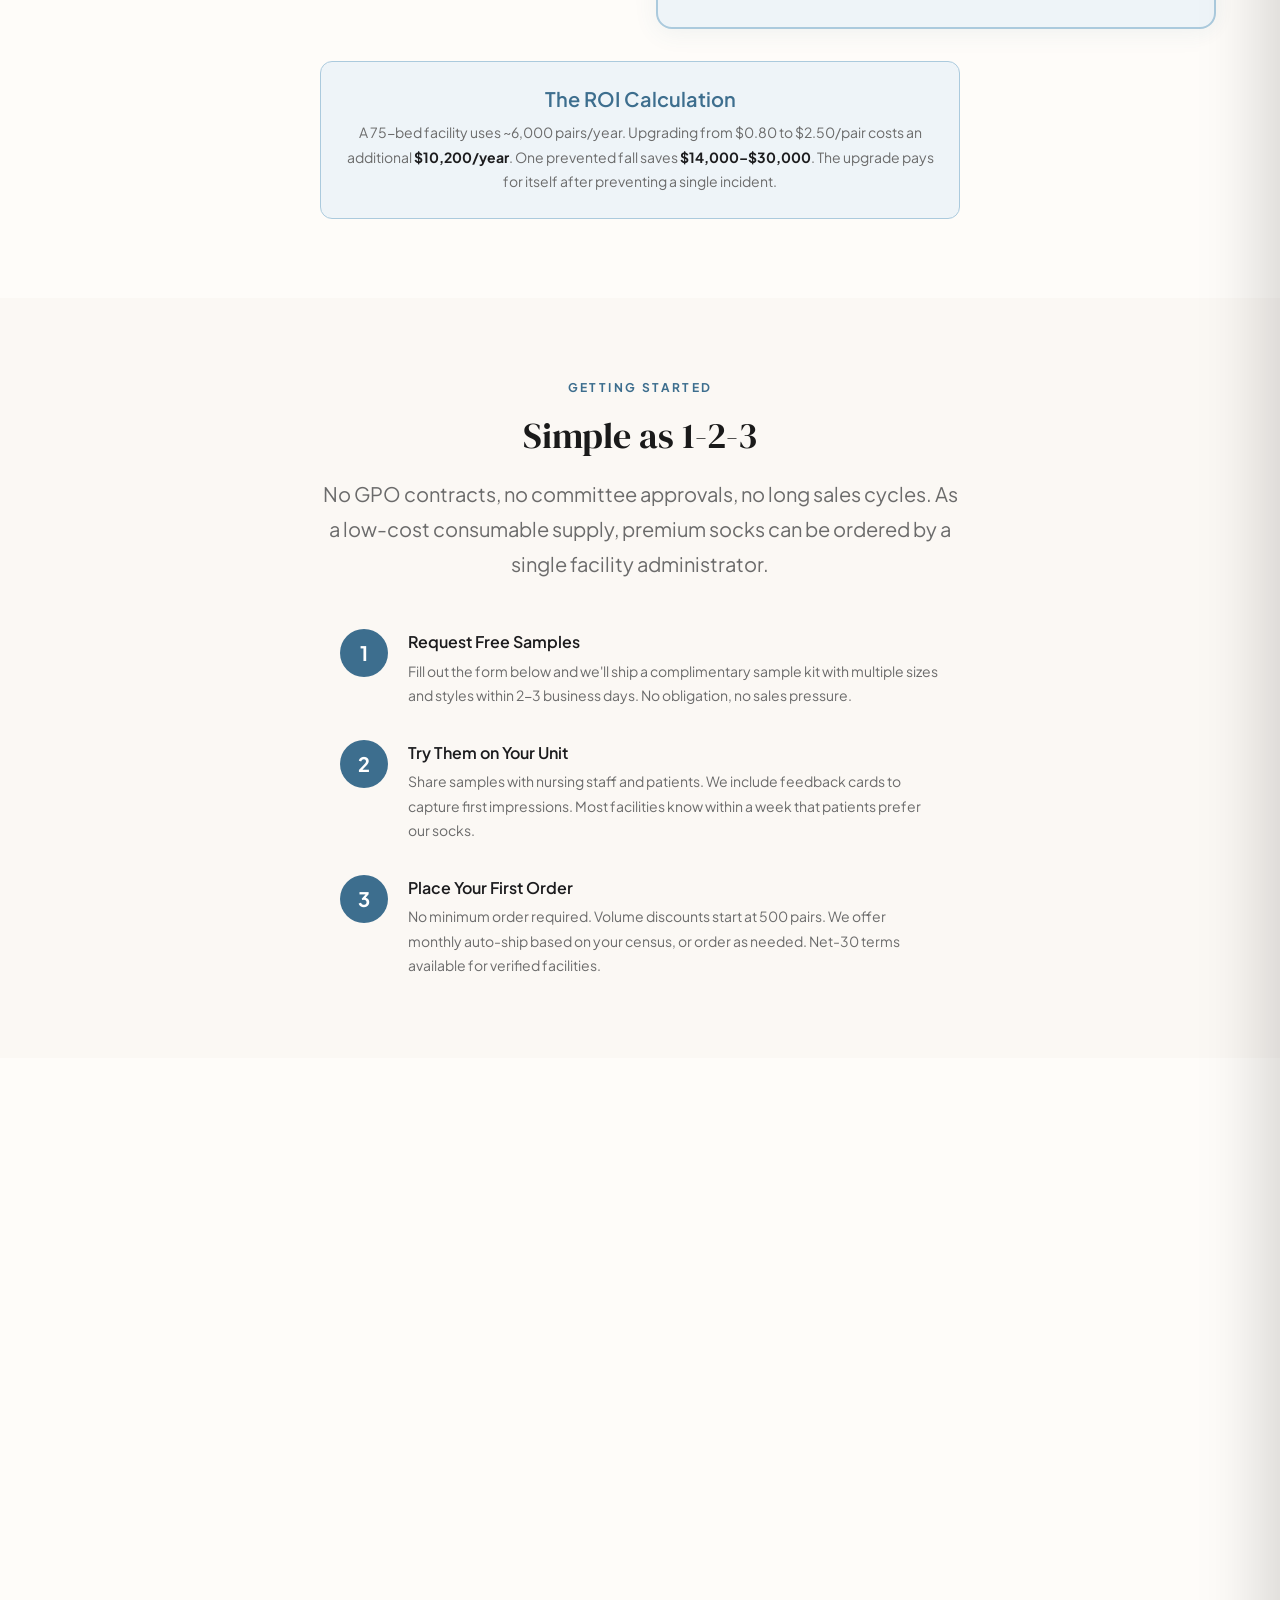
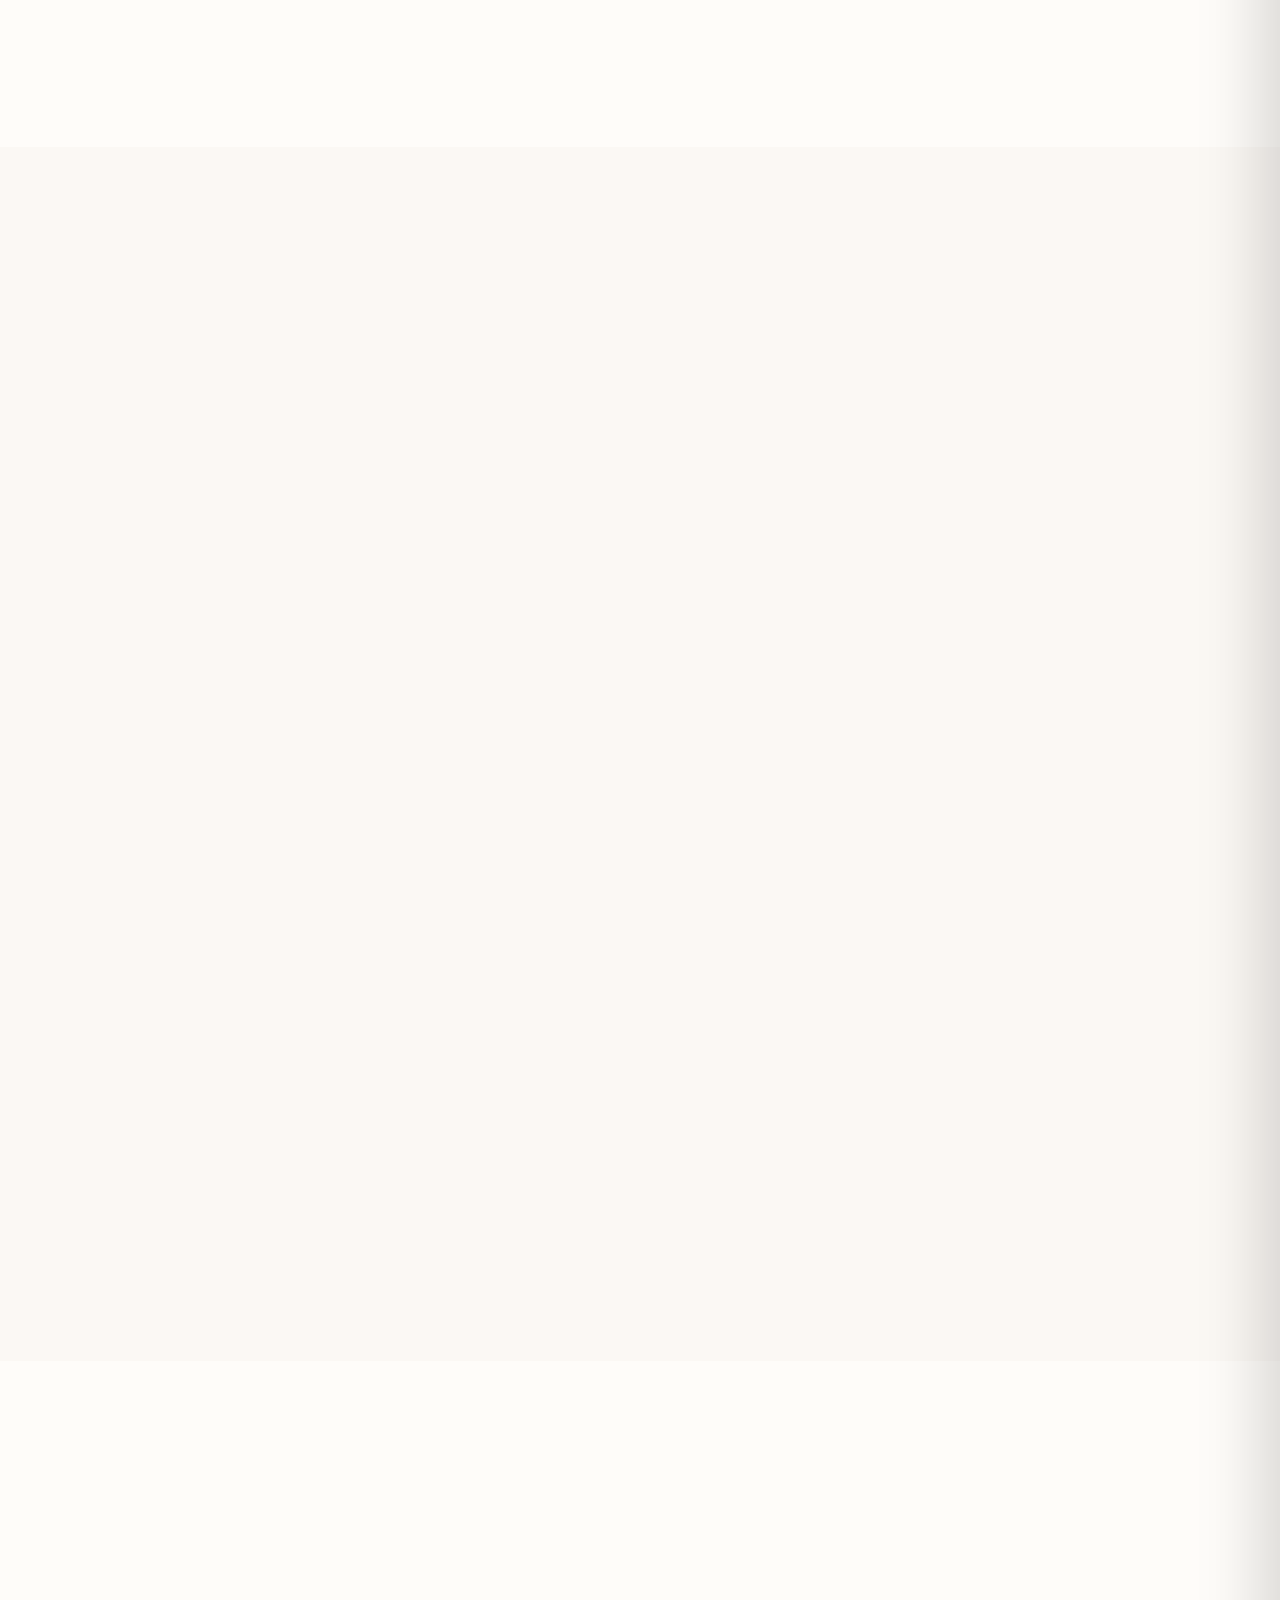
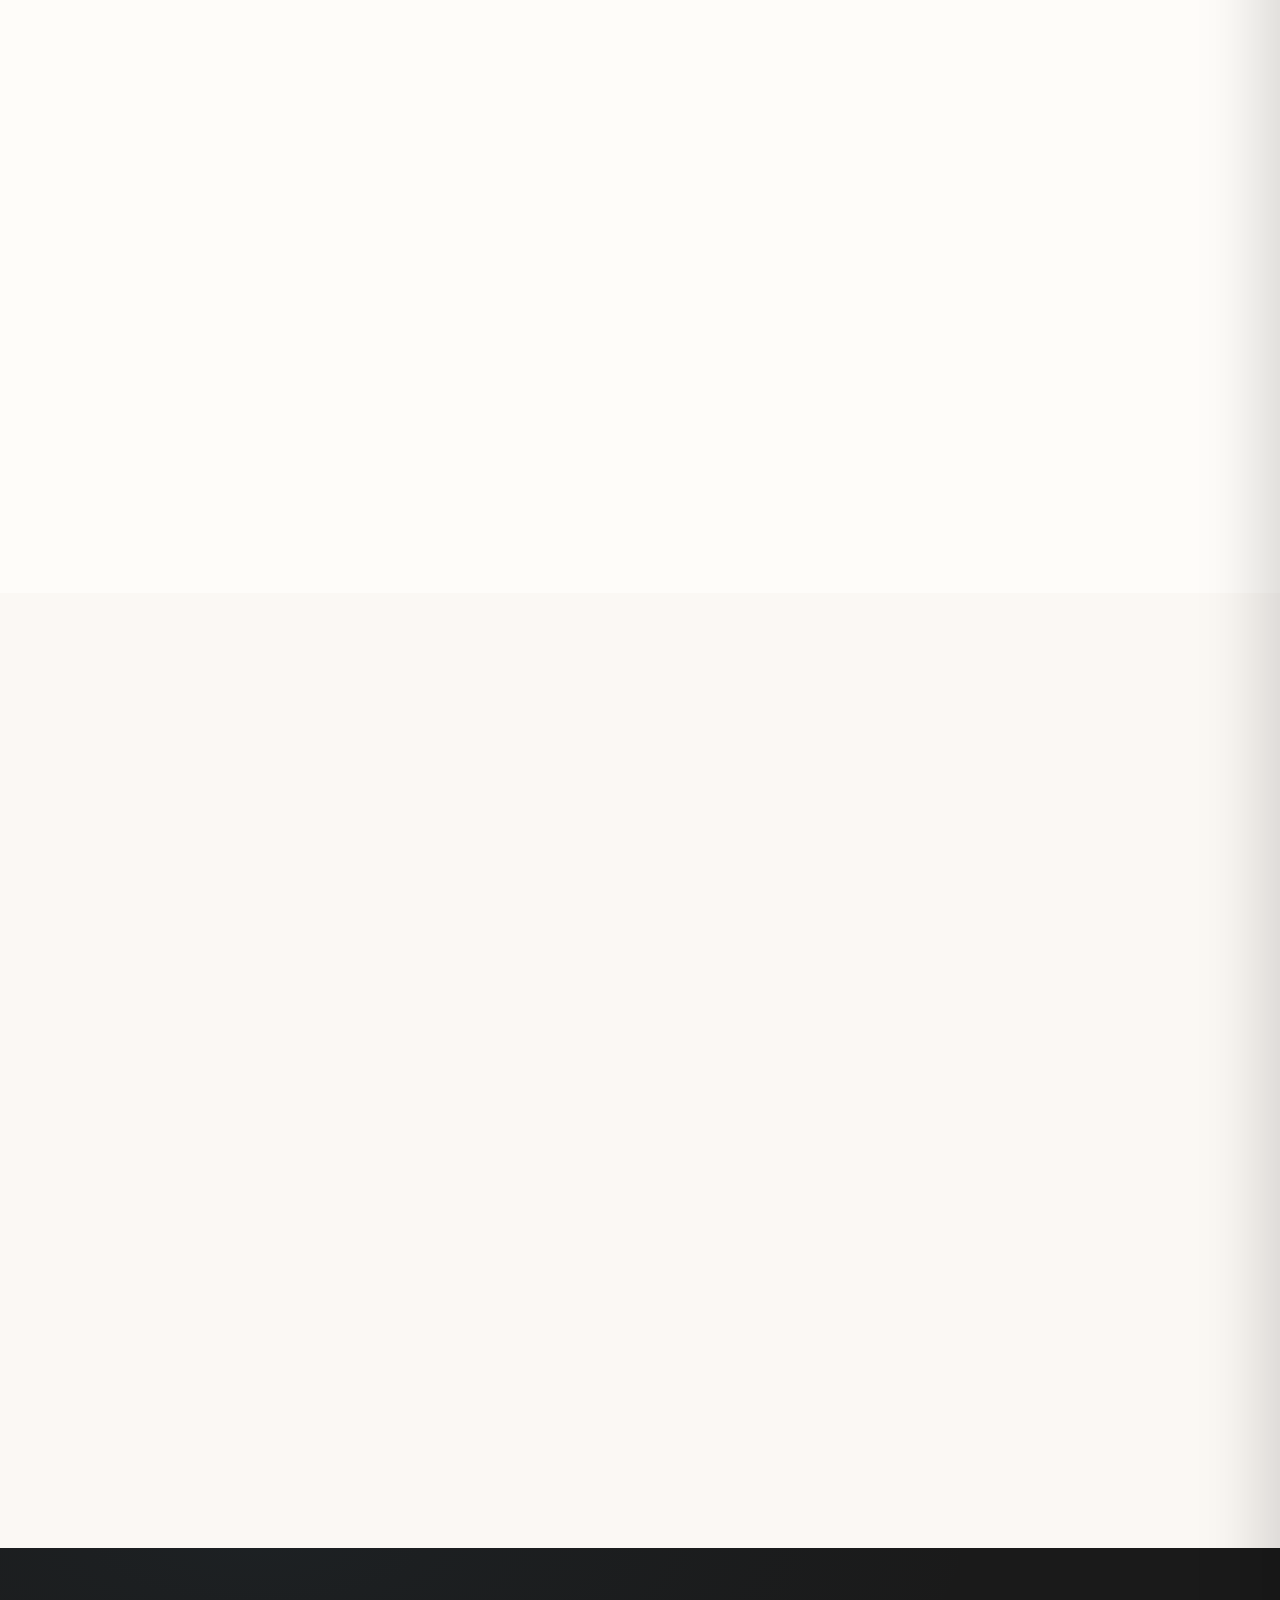
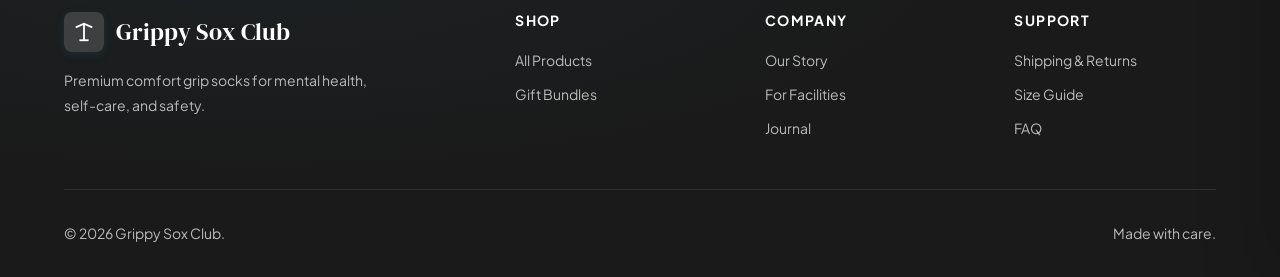
<file: pages/facilities.html>
<!DOCTYPE html>
<html lang="en">
<head>
  <meta charset="UTF-8">
  <meta name="viewport" content="width=device-width, initial-scale=1.0">
  <meta name="theme-color" content="#3D6E8E">
  <link rel="canonical" href="https://grippysoxclub.com/pages/facilities.html">
  <title>For Healthcare Facilities — Bulk Non-Slip Socks | Grippy Sox Club</title>
  <meta name="description" content="Premium non-slip socks for psychiatric hospitals and behavioral health facilities. Reduce fall risk, improve patient satisfaction. Request free samples today.">
  <meta name="keywords" content="bulk hospital socks, non-slip socks for facilities, psychiatric hospital socks, behavioral health supplies, fall prevention socks, hospital grip socks wholesale">

  <link rel="preconnect" href="https://fonts.googleapis.com">
  <link rel="preconnect" href="https://fonts.gstatic.com" crossorigin>
  <link href="https://fonts.googleapis.com/css2?family=DM+Serif+Display:ital@0;1&family=Plus+Jakarta+Sans:ital,wght@0,400;0,500;0,600;0,700;0,800;1,400;1,500&display=swap" rel="stylesheet">

  <link rel="stylesheet" href="../css/variables.css">
  <link rel="stylesheet" href="../css/base.css">
  <link rel="stylesheet" href="../css/components.css">
  <link rel="stylesheet" href="../css/animations.css">
  <link rel="stylesheet" href="../css/accessibility.css">
  <link rel="stylesheet" href="../css/premium.css">
  <link rel="icon" type="image/svg+xml" href="data:image/svg+xml,<svg xmlns='http://www.w3.org/2000/svg' viewBox='0 0 100 100'><text y='.9em' font-size='90'>🧦</text></svg>">

  <style>
    .facility-hero { background: linear-gradient(160deg, var(--color-primary-dark) 0%, var(--color-primary) 100%); color: white; }
    .facility-hero .lead { color: rgba(255,255,255,0.8); }
    .roi-card { background: white; border-radius: var(--radius-xl); padding: var(--space-8); text-align: center; box-shadow: var(--shadow-lg); }
    .roi-card__number { font-family: var(--font-display); font-size: var(--text-4xl); color: var(--color-primary); }
    .roi-card__label { font-size: var(--text-sm); color: var(--color-muted); margin-top: var(--space-2); }
    .form-group { margin-bottom: var(--space-5); }
    .form-group label { display: block; font-size: var(--text-sm); font-weight: var(--weight-semibold); margin-bottom: var(--space-2); color: var(--color-charcoal); }
    .form-group input, .form-group select, .form-group textarea {
      width: 100%; padding: var(--space-3) var(--space-4); border: 1px solid var(--color-border); border-radius: var(--radius-md);
      font-size: var(--text-sm); background: white; transition: border-color var(--duration-fast);
    }
    .form-group input:focus, .form-group select:focus, .form-group textarea:focus {
      outline: none; border-color: var(--color-primary); box-shadow: 0 0 0 3px var(--color-primary-50);
    }
    .form-group textarea { min-height: 100px; resize: vertical; }
    .form-row { display: grid; grid-template-columns: 1fr 1fr; gap: var(--space-4); }
    .process-step { display: flex; gap: var(--space-5); align-items: flex-start; }
    .process-step__number { width: 48px; height: 48px; border-radius: var(--radius-full); background: var(--color-primary); color: white; display: flex; align-items: center; justify-content: center; font-weight: var(--weight-bold); font-size: var(--text-lg); flex-shrink: 0; }
    .process-step__content { flex: 1; }
    .process-step__title { font-weight: var(--weight-semibold); margin-bottom: var(--space-1); }
    .process-step__text { font-size: var(--text-sm); color: var(--color-muted); line-height: var(--leading-relaxed); }
    .logos-bar { display: flex; align-items: center; justify-content: center; gap: var(--space-10); flex-wrap: wrap; opacity: 0.5; }
    .logo-placeholder { padding: var(--space-3) var(--space-5); border: 1px solid var(--color-border); border-radius: var(--radius-md); font-size: var(--text-xs); font-weight: var(--weight-semibold); letter-spacing: var(--tracking-wider); text-transform: uppercase; color: var(--color-light-muted); }
    @media (max-width: 768px) {
      .facility-hero > .container > div { grid-template-columns: 1fr !important; }
      .facility-hero .display { font-size: var(--text-3xl); }
      #sample-form > .container > div { grid-template-columns: 1fr !important; }
    }
    @media (max-width: 640px) { .form-row { grid-template-columns: 1fr; } }
    @media (max-width: 640px) {
      .facility-hero .display { font-size: var(--text-2xl); }
      .facility-hero .reveal-right > div { grid-template-columns: 1fr 1fr !important; }
    }
  </style>
</head>
<body class="page-transition">
  <a href="#main-content" class="skip-link">Skip to main content</a>

  <!-- Header -->
  <header class="site-header" id="site-header">
    <div class="header-inner">
      <a href="../index.html" class="logo"><div class="logo-icon"><svg width="22" height="22" viewBox="0 0 24 24" fill="none" stroke="currentColor" stroke-width="2"><path d="M7 21h10"/><path d="M12 21V3"/><path d="M3 7l9-4 9 4"/></svg></div>Grippy Sox Club</a>
      <nav class="nav-main" id="nav-main" aria-label="Main navigation">
        <a href="../index.html" class="nav-link">Home</a>
        <a href="shop.html" class="nav-link">Shop</a>
        <a href="about.html" class="nav-link">Our Story</a>
        <a href="facilities.html" class="nav-link active" aria-current="page">For Facilities</a>
        <a href="blog.html" class="nav-link">Journal</a>
      </nav>
      <div class="nav-actions">
        <a href="#sample-form" class="btn btn--primary btn--sm">Request Samples</a>
        <button class="cart-button" id="cart-toggle" aria-label="Open cart">
          <svg width="20" height="20" viewBox="0 0 24 24" fill="none" stroke="currentColor" stroke-width="2"><circle cx="9" cy="21" r="1"/><circle cx="20" cy="21" r="1"/><path d="M1 1h4l2.68 13.39a2 2 0 0 0 2 1.61h9.72a2 2 0 0 0 2-1.61L23 6H6"/></svg>
          <span class="cart-count" id="cart-count">0</span>
        </button>
        <button class="menu-toggle" id="menu-toggle" aria-label="Toggle menu"><span></span></button>
      </div>
    </div>
  </header>

  <main id="main-content">

  <!-- Hero -->
  <section class="facility-hero section--lg">
    <div class="container">
      <div style="display: grid; grid-template-columns: 1fr 1fr; gap: var(--space-12); align-items: center;">
        <div class="reveal-left">
          <span class="overline" style="color: rgba(255,255,255,0.6);">For Healthcare Facilities</span>
          <h1 class="display mt-4" style="color: white;">Tranquility for Patients. Resilience for Your Facility.</h1>
          <p class="lead mt-6">Premium non-slip socks designed with perseverance for psychiatric and behavioral health facilities. Better comfort, better compliance, better outcomes.</p>
          <div class="flex gap-4 mt-8" style="flex-wrap: wrap;">
            <a href="#sample-form" class="btn btn--accent btn--lg">Request Free Samples</a>
            <a href="#roi" class="btn btn--white btn--lg">See the ROI</a>
          </div>
        </div>
        <div class="reveal-right" style="display: grid; grid-template-columns: 1fr 1fr; gap: var(--space-4);">
          <div class="roi-card">
            <div class="roi-card__number">$14K+</div>
            <div class="roi-card__label">Average cost per patient fall</div>
          </div>
          <div class="roi-card">
            <div class="roi-card__number">60%</div>
            <div class="roi-card__label">Of falls involve improper footwear</div>
          </div>
          <div class="roi-card">
            <div class="roi-card__number">Zero</div>
            <div class="roi-card__label">Falls with proper non-slip socks (clinical study)</div>
          </div>
          <div class="roi-card">
            <div class="roi-card__number">2-8</div>
            <div class="roi-card__label">Week setup — no committees needed</div>
          </div>
        </div>
      </div>
    </div>
  </section>

  <!-- Trust Logos -->
  <section class="section--sm bg-cream">
    <div class="container text-center">
      <p class="caption mb-6">Trusted by behavioral health facilities nationwide</p>
      <div class="logos-bar">
        <div class="logo-placeholder">Facility Partner</div>
        <div class="logo-placeholder">Facility Partner</div>
        <div class="logo-placeholder">Facility Partner</div>
        <div class="logo-placeholder">Facility Partner</div>
        <div class="logo-placeholder">Facility Partner</div>
      </div>
    </div>
  </section>

  <!-- ROI Section -->
  <section class="section" id="roi">
    <div class="container">
      <div class="section-header reveal">
        <span class="overline">The Business Case</span>
        <h2 class="h2">Premium Socks Pay for Themselves</h2>
        <p class="lead">The math is simple: one prevented fall saves more than a year's worth of sock upgrades.</p>
      </div>

      <div class="comparison reveal">
        <div class="comparison__side comparison__side--old">
          <div class="comparison__label">Standard Commodity Socks</div>
          <h3 class="comparison__title">$0.80/pair</h3>
          <div class="comparison__list">
            <div class="comparison__item"><div class="comparison__icon">&times;</div><span>Low patient compliance — patients refuse to wear them</span></div>
            <div class="comparison__item"><div class="comparison__icon">&times;</div><span>Grip wears off after first use</span></div>
            <div class="comparison__item"><div class="comparison__icon">&times;</div><span>One-size-fits-all — bunching creates trip hazard</span></div>
            <div class="comparison__item"><div class="comparison__icon">&times;</div><span>Patients walk barefoot instead</span></div>
            <div class="comparison__item"><div class="comparison__icon">&times;</div><span>Institutional feel undermines therapeutic environment</span></div>
          </div>
        </div>
        <div class="comparison__side comparison__side--new">
          <div class="comparison__label">Grippy Sox Club</div>
          <h3 class="comparison__title">$2.00–$3.50/pair</h3>
          <div class="comparison__list">
            <div class="comparison__item"><div class="comparison__icon">&#10003;</div><span>Near-100% compliance — patients want to wear them</span></div>
            <div class="comparison__item"><div class="comparison__icon">&#10003;</div><span>Medical-grade silicone maintains grip for 50+ washes</span></div>
            <div class="comparison__item"><div class="comparison__icon">&#10003;</div><span>4 sizes with true-fit elastic</span></div>
            <div class="comparison__item"><div class="comparison__icon">&#10003;</div><span>Color-coded for fall risk compliance</span></div>
            <div class="comparison__item"><div class="comparison__icon">&#10003;</div><span>Behavioral health safe — no ligature risk</span></div>
            <div class="comparison__item"><div class="comparison__icon">&#10003;</div><span>Premium comfort supports therapeutic goals</span></div>
          </div>
        </div>
      </div>

      <div class="text-center mt-8 reveal" style="max-width: 640px; margin-left: auto; margin-right: auto;">
        <div style="background: var(--color-primary-50); border: 1px solid var(--color-primary-200); border-radius: var(--radius-lg); padding: var(--space-6); margin-top: var(--space-8);">
          <h4 class="h4 color-primary">The ROI Calculation</h4>
          <p class="mt-2" style="font-size: var(--text-sm); color: var(--color-muted); line-height: var(--leading-relaxed);">
            A 75-bed facility uses ~6,000 pairs/year. Upgrading from $0.80 to $2.50/pair costs an additional <strong style="color: var(--color-charcoal);">$10,200/year</strong>. One prevented fall saves <strong style="color: var(--color-charcoal);">$14,000–$30,000</strong>. The upgrade pays for itself after preventing a single incident.
          </p>
        </div>
      </div>
    </div>
  </section>

  <!-- How It Works -->
  <section class="section bg-cream">
    <div class="container">
      <div class="section-header reveal">
        <span class="overline">Getting Started</span>
        <h2 class="h2">Simple as 1-2-3</h2>
        <p class="lead">No GPO contracts, no committee approvals, no long sales cycles. As a low-cost consumable supply, premium socks can be ordered by a single facility administrator.</p>
      </div>

      <div style="max-width: 600px; margin: 0 auto; display: flex; flex-direction: column; gap: var(--space-8);" class="stagger-children">
        <div class="process-step">
          <div class="process-step__number">1</div>
          <div class="process-step__content">
            <div class="process-step__title">Request Free Samples</div>
            <div class="process-step__text">Fill out the form below and we'll ship a complimentary sample kit with multiple sizes and styles within 2-3 business days. No obligation, no sales pressure.</div>
          </div>
        </div>
        <div class="process-step">
          <div class="process-step__number">2</div>
          <div class="process-step__content">
            <div class="process-step__title">Try Them on Your Unit</div>
            <div class="process-step__text">Share samples with nursing staff and patients. We include feedback cards to capture first impressions. Most facilities know within a week that patients prefer our socks.</div>
          </div>
        </div>
        <div class="process-step">
          <div class="process-step__number">3</div>
          <div class="process-step__content">
            <div class="process-step__title">Place Your First Order</div>
            <div class="process-step__text">No minimum order required. Volume discounts start at 500 pairs. We offer monthly auto-ship based on your census, or order as needed. Net-30 terms available for verified facilities.</div>
          </div>
        </div>
      </div>
    </div>
  </section>

  <!-- Testimonials -->
  <section class="section">
    <div class="container">
      <div class="section-header reveal">
        <span class="overline">From the Floor</span>
        <h2 class="h2">Voices of Resilience in Healthcare</h2>
      </div>
      <div class="grid grid--3 stagger-children">
        <div class="testimonial-card">
          <div class="testimonial-card__stars">&#9733;&#9733;&#9733;&#9733;&#9733;</div>
          <p class="testimonial-card__quote">"Our patients actually want to wear these. Compliance went from maybe 60% with the old socks to nearly 100%. The grip is noticeably better and patients comment on the comfort every day."</p>
          <div class="testimonial-card__author">
            <div class="testimonial-card__avatar">R</div>
            <div><div class="testimonial-card__name">Rachel S., RN</div><div class="testimonial-card__role">Director of Nursing, Freestanding Psychiatric Facility</div></div>
          </div>
        </div>
        <div class="testimonial-card">
          <div class="testimonial-card__stars">&#9733;&#9733;&#9733;&#9733;&#9733;</div>
          <p class="testimonial-card__quote">"I was skeptical about the price premium, but the fall prevention argument sold me. We've had zero sock-related incidents since switching. The cost savings on liability alone justify the investment."</p>
          <div class="testimonial-card__author">
            <div class="testimonial-card__avatar">D</div>
            <div><div class="testimonial-card__name">David M.</div><div class="testimonial-card__role">Facility Administrator</div></div>
          </div>
        </div>
        <div class="testimonial-card">
          <div class="testimonial-card__stars">&#9733;&#9733;&#9733;&#9733;&#9733;</div>
          <p class="testimonial-card__quote">"Small details matter in behavioral health. When patients feel cared for, therapeutic outcomes improve. These socks send a message that we value their comfort and dignity."</p>
          <div class="testimonial-card__author">
            <div class="testimonial-card__avatar">L</div>
            <div><div class="testimonial-card__name">Dr. Lisa K.</div><div class="testimonial-card__role">Chief Medical Officer</div></div>
          </div>
        </div>
      </div>
    </div>
  </section>

  <!-- Sample Request Form -->
  <section class="section bg-cream" id="sample-form">
    <div class="container">
      <div style="display: grid; grid-template-columns: 1fr 1fr; gap: var(--space-12); align-items: start;">
        <div class="reveal-left">
          <span class="overline">Free Samples</span>
          <h2 class="h2 mt-4">Request Your Sample Kit</h2>
          <p class="mt-4" style="color: var(--color-muted); line-height: var(--leading-relaxed);">
            We'll send you a complimentary kit containing 2-3 pairs in different sizes, a comparison card, fall prevention data, and an ROI calculator. No obligation, no sales pressure.
          </p>
          <div class="mt-8" style="display: flex; flex-direction: column; gap: var(--space-4);">
            <div class="comparison__item">
              <div class="comparison__icon" style="background: var(--color-primary); color: white;">&#10003;</div>
              <span>Free shipping — no cost to you</span>
            </div>
            <div class="comparison__item">
              <div class="comparison__icon" style="background: var(--color-primary); color: white;">&#10003;</div>
              <span>Ships within 2-3 business days</span>
            </div>
            <div class="comparison__item">
              <div class="comparison__icon" style="background: var(--color-primary); color: white;">&#10003;</div>
              <span>Multiple sizes included</span>
            </div>
            <div class="comparison__item">
              <div class="comparison__icon" style="background: var(--color-primary); color: white;">&#10003;</div>
              <span>Includes ROI calculator & clinical data</span>
            </div>
            <div class="comparison__item">
              <div class="comparison__icon" style="background: var(--color-primary); color: white;">&#10003;</div>
              <span>Zero obligation — no follow-up calls unless you want them</span>
            </div>
          </div>
        </div>

        <div class="reveal-right">
          <form id="facility-form" style="background: white; border-radius: var(--radius-xl); padding: var(--space-8); box-shadow: var(--shadow-lg);">
            <h3 class="h3 mb-6">Tell Us About Your Facility</h3>

            <div class="form-row">
              <div class="form-group">
                <label for="first-name">First Name *</label>
                <input type="text" id="first-name" required placeholder="Jane">
              </div>
              <div class="form-group">
                <label for="last-name">Last Name *</label>
                <input type="text" id="last-name" required placeholder="Smith">
              </div>
            </div>

            <div class="form-group">
              <label for="email">Work Email *</label>
              <input type="email" id="email" required placeholder="jane@facility.com">
            </div>

            <div class="form-group">
              <label for="facility">Facility Name *</label>
              <input type="text" id="facility" required placeholder="Sunrise Behavioral Health">
            </div>

            <div class="form-row">
              <div class="form-group">
                <label for="role">Your Role *</label>
                <select id="role" required>
                  <option value="">Select your role</option>
                  <option>Director of Nursing / Nurse Manager</option>
                  <option>Procurement / Materials Management</option>
                  <option>Risk Manager / Patient Safety</option>
                  <option>Facility Administrator / CEO</option>
                  <option>Chief Nursing Officer</option>
                  <option>Other</option>
                </select>
              </div>
              <div class="form-group">
                <label for="beds">Facility Size (Beds)</label>
                <select id="beds">
                  <option value="">Select range</option>
                  <option>Under 25 beds</option>
                  <option>25-50 beds</option>
                  <option>50-100 beds</option>
                  <option>100-200 beds</option>
                  <option>200+ beds</option>
                </select>
              </div>
            </div>

            <div class="form-group">
              <label for="address">Shipping Address *</label>
              <input type="text" id="address" required placeholder="123 Healthcare Blvd, Suite 200">
            </div>

            <div class="form-row">
              <div class="form-group">
                <label for="city">City *</label>
                <input type="text" id="city" required>
              </div>
              <div class="form-group">
                <label for="state">State *</label>
                <input type="text" id="state" required placeholder="CA">
              </div>
            </div>

            <div class="form-group">
              <label for="zip">ZIP Code *</label>
              <input type="text" id="zip" required placeholder="90210" style="max-width: 200px;">
            </div>

            <div class="form-group">
              <label for="notes">Anything else we should know?</label>
              <textarea id="notes" placeholder="Current sock supplier, specific size needs, timeline for evaluation..."></textarea>
            </div>

            <button type="submit" class="btn btn--primary btn--lg btn--block">Ship My Free Sample Kit</button>
            <p style="font-size: var(--text-xs); color: var(--color-light-muted); margin-top: var(--space-3); text-align: center;">We respect your privacy. No spam, no aggressive follow-up.</p>
          </form>
        </div>
      </div>
    </div>
  </section>

  <!-- Pricing Tiers -->
  <section class="section">
    <div class="container">
      <div class="section-header reveal">
        <span class="overline">Pricing</span>
        <h2 class="h2">Volume Pricing</h2>
        <p class="lead">Transparent pricing that rewards commitment. All prices include standard shipping.</p>
      </div>

      <div class="grid grid--3 stagger-children">
        <div class="card card--bordered" style="padding: var(--space-8);">
          <div class="overline color-primary mb-4">Starter</div>
          <div style="font-family: var(--font-display); font-size: var(--text-3xl); margin-bottom: var(--space-2);">$3.50</div>
          <div class="caption mb-6">per pair &bull; 1-499 pairs</div>
          <div style="display: flex; flex-direction: column; gap: var(--space-3); font-size: var(--text-sm);">
            <div class="comparison__item"><div class="comparison__icon" style="background: var(--color-primary); color: white;">&#10003;</div>No minimum order</div>
            <div class="comparison__item"><div class="comparison__icon" style="background: var(--color-primary); color: white;">&#10003;</div>All sizes available</div>
            <div class="comparison__item"><div class="comparison__icon" style="background: var(--color-primary); color: white;">&#10003;</div>Color-coded options</div>
            <div class="comparison__item"><div class="comparison__icon" style="background: var(--color-primary); color: white;">&#10003;</div>Free shipping</div>
          </div>
          <a href="#sample-form" class="btn btn--outline btn--block mt-8">Get Started</a>
        </div>

        <div class="card card--bordered" style="padding: var(--space-8); border-color: var(--color-primary); position: relative;">
          <div style="position: absolute; top: -12px; left: 50%; transform: translateX(-50);"><span class="badge badge--primary">Most Popular</span></div>
          <div class="overline color-primary mb-4">Growth</div>
          <div style="font-family: var(--font-display); font-size: var(--text-3xl); margin-bottom: var(--space-2);">$2.75</div>
          <div class="caption mb-6">per pair &bull; 500-2,499 pairs</div>
          <div style="display: flex; flex-direction: column; gap: var(--space-3); font-size: var(--text-sm);">
            <div class="comparison__item"><div class="comparison__icon" style="background: var(--color-primary); color: white;">&#10003;</div>21% volume discount</div>
            <div class="comparison__item"><div class="comparison__icon" style="background: var(--color-primary); color: white;">&#10003;</div>Monthly auto-ship available</div>
            <div class="comparison__item"><div class="comparison__icon" style="background: var(--color-primary); color: white;">&#10003;</div>Net-30 terms</div>
            <div class="comparison__item"><div class="comparison__icon" style="background: var(--color-primary); color: white;">&#10003;</div>Dedicated account manager</div>
            <div class="comparison__item"><div class="comparison__icon" style="background: var(--color-primary); color: white;">&#10003;</div>Custom packaging available</div>
          </div>
          <a href="#sample-form" class="btn btn--primary btn--block mt-8">Request Quote</a>
        </div>

        <div class="card card--bordered" style="padding: var(--space-8);">
          <div class="overline color-primary mb-4">Enterprise</div>
          <div style="font-family: var(--font-display); font-size: var(--text-3xl); margin-bottom: var(--space-2);">$2.00</div>
          <div class="caption mb-6">per pair &bull; 2,500+ pairs</div>
          <div style="display: flex; flex-direction: column; gap: var(--space-3); font-size: var(--text-sm);">
            <div class="comparison__item"><div class="comparison__icon" style="background: var(--color-primary); color: white;">&#10003;</div>43% volume discount</div>
            <div class="comparison__item"><div class="comparison__icon" style="background: var(--color-primary); color: white;">&#10003;</div>Custom branding options</div>
            <div class="comparison__item"><div class="comparison__icon" style="background: var(--color-primary); color: white;">&#10003;</div>Multi-facility pricing</div>
            <div class="comparison__item"><div class="comparison__icon" style="background: var(--color-primary); color: white;">&#10003;</div>Priority shipping</div>
            <div class="comparison__item"><div class="comparison__icon" style="background: var(--color-primary); color: white;">&#10003;</div>Quarterly business reviews</div>
          </div>
          <a href="#sample-form" class="btn btn--outline btn--block mt-8">Contact Sales</a>
        </div>
      </div>
    </div>
  </section>

  <!-- FAQ -->
  <section class="section bg-cream">
    <div class="container container--narrow">
      <div class="section-header reveal">
        <span class="overline">FAQ</span>
        <h2 class="h2">Common Questions</h2>
      </div>

      <div class="product-details-accordion reveal" style="background: white; border-radius: var(--radius-xl); padding: var(--space-6) var(--space-8); box-shadow: var(--shadow-sm);">
        <div class="accordion-item">
          <button class="accordion-trigger" onclick="this.classList.toggle('open');this.nextElementSibling.classList.toggle('open');">
            Do we need GPO approval to purchase?
            <svg width="16" height="16" viewBox="0 0 24 24" fill="none" stroke="currentColor" stroke-width="2"><polyline points="6 9 12 15 18 9"/></svg>
          </button>
          <div class="accordion-content">No. Non-slip socks are low-cost consumable supplies, not capital equipment. Most facilities can purchase directly without GPO involvement. Over 25% of hospital purchases occur outside GPO contracts, especially for non-clinical comfort items.</div>
        </div>
        <div class="accordion-item">
          <button class="accordion-trigger" onclick="this.classList.toggle('open');this.nextElementSibling.classList.toggle('open');">
            Are these socks behavioral health safe?
            <svg width="16" height="16" viewBox="0 0 24 24" fill="none" stroke="currentColor" stroke-width="2"><polyline points="6 9 12 15 18 9"/></svg>
          </button>
          <div class="accordion-content">Yes. Our socks contain no drawstrings, no removable parts, and no ligature risk points. They're designed specifically for psychiatric and behavioral health settings, meeting the strictest safety standards.</div>
        </div>
        <div class="accordion-item">
          <button class="accordion-trigger" onclick="this.classList.toggle('open');this.nextElementSibling.classList.toggle('open');">
            Do you offer color-coded fall risk socks?
            <svg width="16" height="16" viewBox="0 0 24 24" fill="none" stroke="currentColor" stroke-width="2"><polyline points="6 9 12 15 18 9"/></svg>
          </button>
          <div class="accordion-content">Yes. We offer industry-standard color coding: yellow (standard fall risk), red (high fall risk), and green (low/no fall risk). Custom color requests are available for Enterprise accounts.</div>
        </div>
        <div class="accordion-item">
          <button class="accordion-trigger" onclick="this.classList.toggle('open');this.nextElementSibling.classList.toggle('open');">
            What sizes are available?
            <svg width="16" height="16" viewBox="0 0 24 24" fill="none" stroke="currentColor" stroke-width="2"><polyline points="6 9 12 15 18 9"/></svg>
          </button>
          <div class="accordion-content">Four sizes: S (Women's 4-6 / Youth), M (Women's 7-10 / Men's 6-8), L (Men's 9-12 / Women's 11+), XL (Men's 13+). All bulk orders can be customized to your facility's size distribution.</div>
        </div>
        <div class="accordion-item">
          <button class="accordion-trigger" onclick="this.classList.toggle('open');this.nextElementSibling.classList.toggle('open');">
            How long is the sales cycle?
            <svg width="16" height="16" viewBox="0 0 24 24" fill="none" stroke="currentColor" stroke-width="2"><polyline points="6 9 12 15 18 9"/></svg>
          </button>
          <div class="accordion-content" style="border-bottom: none;">Typically 2-8 weeks from sample request to first order for freestanding behavioral health facilities. Larger health systems with Value Analysis Committees may take longer, but we provide all the clinical data and ROI documentation needed to support the evaluation.</div>
        </div>
      </div>
    </div>
  </section>

  </main>

  <!-- Footer -->
  <footer class="site-footer" role="contentinfo">
    <div class="container">
      <div class="footer-grid">
        <div class="footer-brand"><a href="../index.html" class="logo"><div class="logo-icon" style="background:rgba(255,255,255,0.15)"><svg width="22" height="22" viewBox="0 0 24 24" fill="none" stroke="currentColor" stroke-width="2"><path d="M7 21h10"/><path d="M12 21V3"/><path d="M3 7l9-4 9 4"/></svg></div>Grippy Sox Club</a><p>Premium comfort grip socks for mental health, self-care, and safety.</p></div>
        <div><h4 class="footer-heading">Shop</h4><nav class="footer-links"><a href="shop.html">All Products</a><a href="shop.html">Gift Bundles</a></nav></div>
        <div><h4 class="footer-heading">Company</h4><nav class="footer-links"><a href="about.html">Our Story</a><a href="facilities.html">For Facilities</a><a href="blog.html">Journal</a></nav></div>
        <div><h4 class="footer-heading">Support</h4><nav class="footer-links"><a href="#">Shipping & Returns</a><a href="#">Size Guide</a><a href="#">FAQ</a></nav></div>
      </div>
      <div class="footer-bottom"><p>&copy; 2026 Grippy Sox Club.</p><p>Made with care.</p></div>
    </div>
  </footer>

  <!-- Cart Drawer -->
  <div class="cart-overlay" id="cart-overlay"></div>
  <div class="cart-drawer" id="cart-drawer" role="dialog" aria-label="Shopping cart" aria-hidden="true">
    <div class="cart-drawer__header"><h3 class="cart-drawer__title">Your Cart</h3><button class="cart-drawer__close" id="cart-close" aria-label="Close cart">&times;</button></div>
    <div class="cart-drawer__items" id="cart-items"><div class="cart-drawer__empty"><h4 class="h4">Your cart is empty</h4></div></div>
    <div class="cart-drawer__footer" id="cart-footer" style="display:none;"><div class="cart-drawer__subtotal"><span>Subtotal</span><span id="cart-subtotal">$0.00</span></div><button class="btn btn--primary btn--block btn--lg" id="checkout-btn">Checkout</button></div>
  </div>

  <button class="back-to-top" aria-label="Back to top"><svg width="20" height="20" viewBox="0 0 24 24" fill="none" stroke="currentColor" stroke-width="2.5" stroke-linecap="round" stroke-linejoin="round"><polyline points="18 15 12 9 6 15"/></svg></button>

  <script src="../js/main.js" defer></script>
  <script src="../js/shopify-buy.js" defer></script>
</body>
</html>
</file>
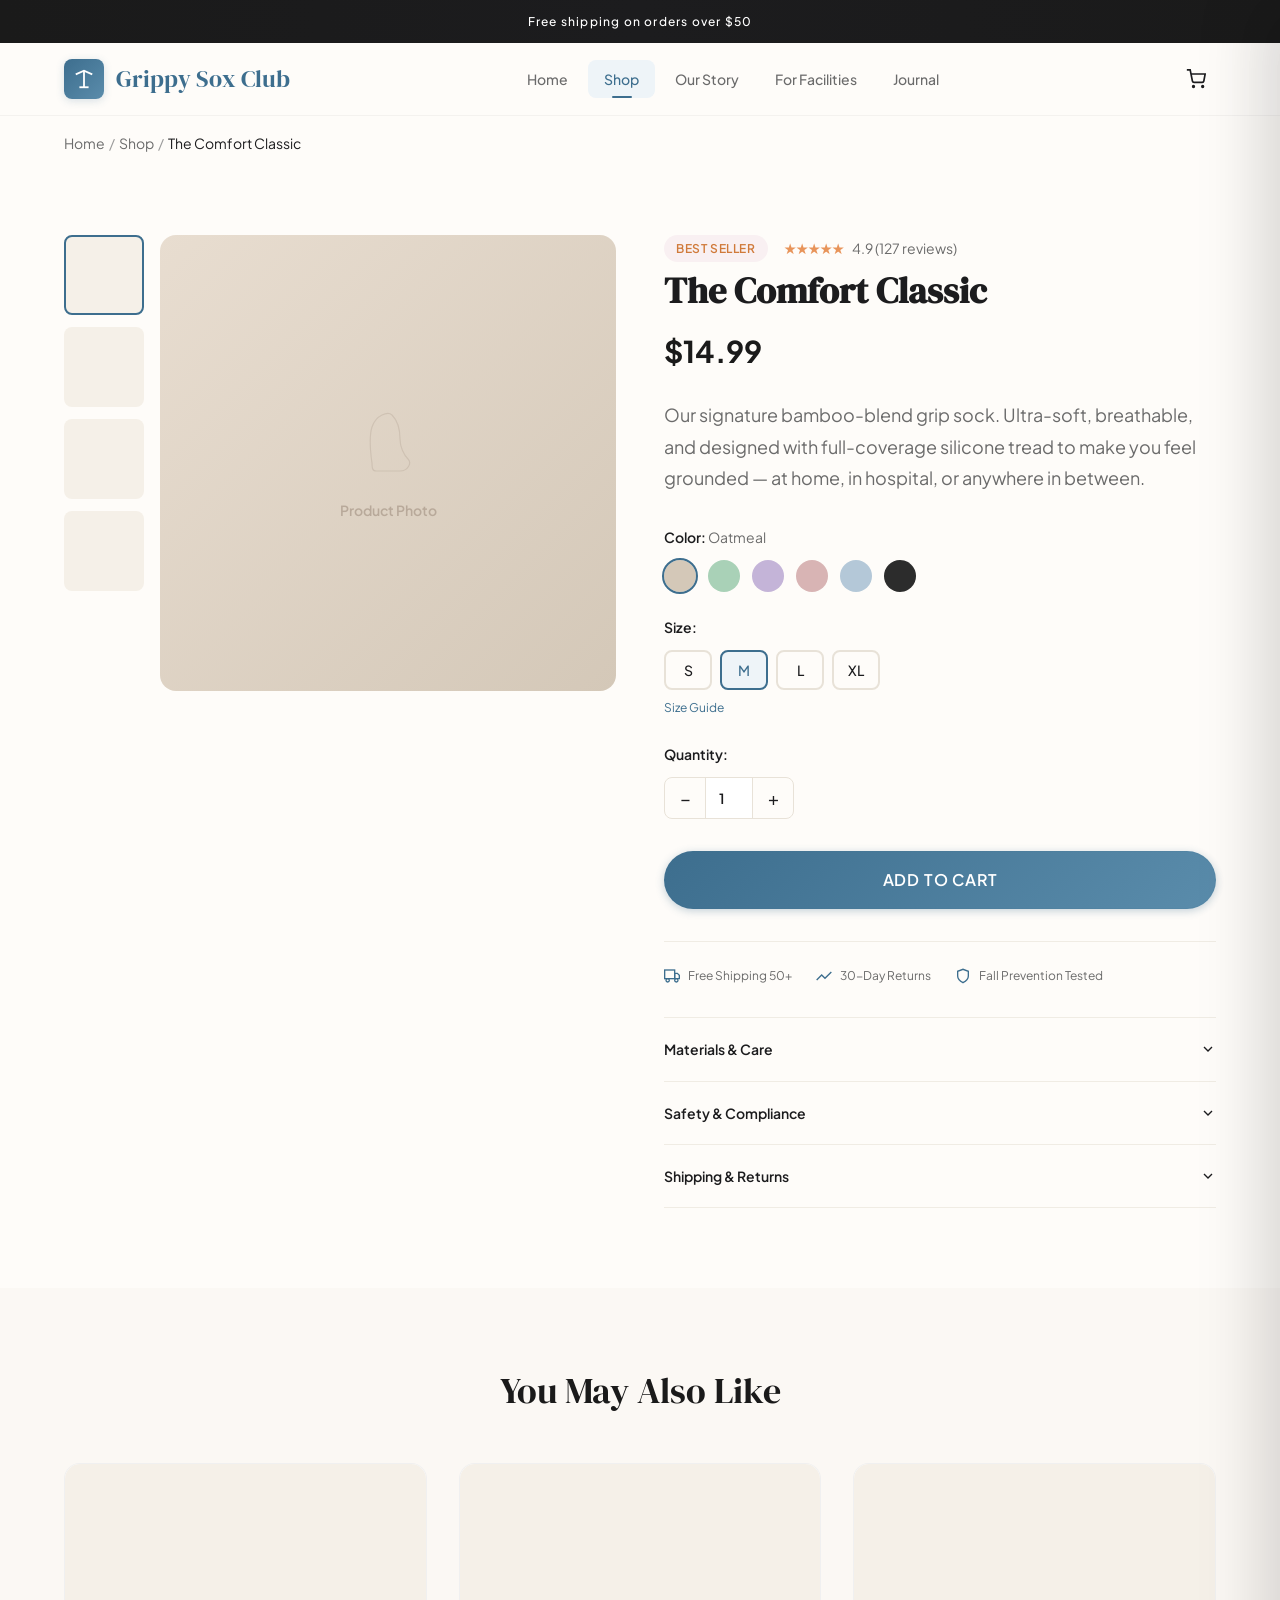
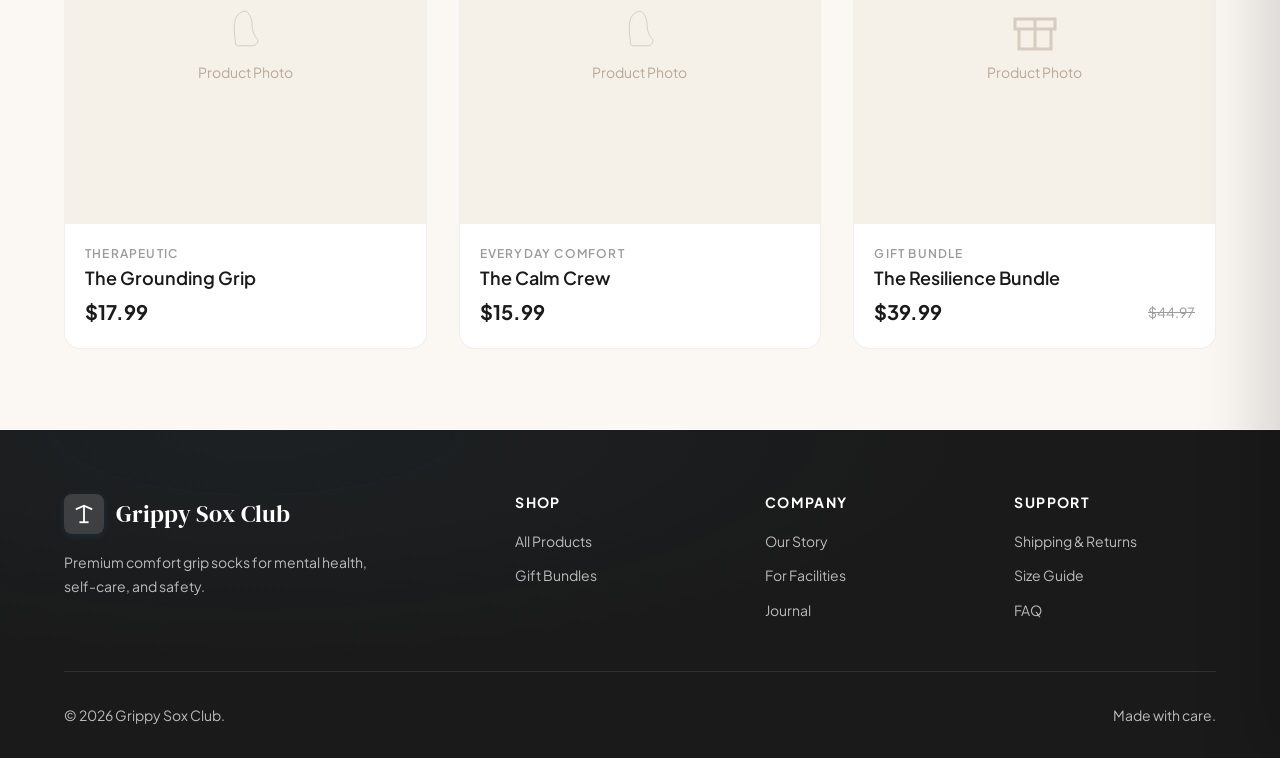
<file: pages/product.html>
<!DOCTYPE html>
<html lang="en">
<head>
  <meta charset="UTF-8">
  <meta name="viewport" content="width=device-width, initial-scale=1.0">
  <meta name="theme-color" content="#3D6E8E">
  <link rel="canonical" href="https://grippysoxclub.com/pages/product.html">
  <title>The Comfort Classic — Premium Grip Socks | Grippy Sox Club</title>
  <meta name="description" content="Our signature bamboo-blend grip sock. Ultra-soft, breathable, and designed with hospital-grade non-slip tread. Available in 4 sizes and 6 colors.">

  <link rel="preconnect" href="https://fonts.googleapis.com">
  <link rel="preconnect" href="https://fonts.gstatic.com" crossorigin>
  <link href="https://fonts.googleapis.com/css2?family=DM+Serif+Display:ital@0;1&family=Plus+Jakarta+Sans:ital,wght@0,400;0,500;0,600;0,700;0,800;1,400;1,500&display=swap" rel="stylesheet">

  <link rel="stylesheet" href="../css/variables.css">
  <link rel="stylesheet" href="../css/base.css">
  <link rel="stylesheet" href="../css/components.css">
  <link rel="stylesheet" href="../css/animations.css">
  <link rel="stylesheet" href="../css/accessibility.css">
  <link rel="stylesheet" href="../css/premium.css">
  <link rel="icon" type="image/svg+xml" href="data:image/svg+xml,<svg xmlns='http://www.w3.org/2000/svg' viewBox='0 0 100 100'><text y='.9em' font-size='90'>🧦</text></svg>">

  <style>
    .product-page { display: grid; grid-template-columns: 1fr 1fr; gap: var(--space-12); align-items: start; }
    .product-info { position: sticky; top: 100px; }
    .product-meta { display: flex; align-items: center; gap: var(--space-4); margin-bottom: var(--space-2); }
    .product-title { font-family: var(--font-display); font-size: var(--text-3xl); margin-bottom: var(--space-4); }
    .product-price-row { display: flex; align-items: baseline; gap: var(--space-3); margin-bottom: var(--space-6); }
    .product-price { font-size: var(--text-2xl); font-weight: var(--weight-bold); color: var(--color-dark); }
    .product-price-compare { font-size: var(--text-lg); color: var(--color-light-muted); text-decoration: line-through; }
    .product-description { font-size: var(--text-md); line-height: var(--leading-relaxed); color: var(--color-muted); margin-bottom: var(--space-8); }
    .product-option { margin-bottom: var(--space-6); }
    .product-option__label { font-size: var(--text-sm); font-weight: var(--weight-semibold); margin-bottom: var(--space-3); display: block; }
    .product-actions { display: flex; gap: var(--space-4); margin-top: var(--space-8); }
    .product-details-accordion { margin-top: var(--space-8); border-top: 1px solid var(--color-border-light); }
    .accordion-item { border-bottom: 1px solid var(--color-border-light); }
    .accordion-trigger { width: 100%; display: flex; justify-content: space-between; align-items: center; padding: var(--space-5) 0; font-weight: var(--weight-semibold); font-size: var(--text-sm); text-align: left; }
    .accordion-trigger svg { transition: transform var(--duration-normal); flex-shrink: 0; }
    .accordion-trigger.open svg { transform: rotate(180deg); }
    .accordion-content { padding-bottom: var(--space-5); font-size: var(--text-sm); line-height: var(--leading-relaxed); color: var(--color-muted); display: none; }
    .accordion-content.open { display: block; }
    .trust-badges { display: flex; gap: var(--space-6); margin-top: var(--space-8); padding-top: var(--space-6); border-top: 1px solid var(--color-border-light); }
    .trust-badge { display: flex; align-items: center; gap: var(--space-2); font-size: var(--text-xs); color: var(--color-muted); }
    .trust-badge svg { color: var(--color-primary); flex-shrink: 0; }
    @media (max-width: 768px) {
      .product-page { grid-template-columns: 1fr; }
      .product-info { position: static; }
    }
  </style>
</head>
<body class="page-transition">
  <a href="#main-content" class="skip-link">Skip to main content</a>

  <!-- Header -->
  <div class="announcement-bar"><div class="container">Free shipping on orders over $50</div></div>
  <header class="site-header" id="site-header">
    <div class="header-inner">
      <a href="../index.html" class="logo"><div class="logo-icon"><svg width="22" height="22" viewBox="0 0 24 24" fill="none" stroke="currentColor" stroke-width="2"><path d="M7 21h10"/><path d="M12 21V3"/><path d="M3 7l9-4 9 4"/></svg></div>Grippy Sox Club</a>
      <nav class="nav-main" id="nav-main" aria-label="Main navigation">
        <a href="../index.html" class="nav-link">Home</a>
        <a href="shop.html" class="nav-link active" aria-current="page">Shop</a>
        <a href="about.html" class="nav-link">Our Story</a>
        <a href="facilities.html" class="nav-link">For Facilities</a>
        <a href="blog.html" class="nav-link">Journal</a>
      </nav>
      <div class="nav-actions">
        <button class="cart-button" id="cart-toggle" aria-label="Open cart">
          <svg width="20" height="20" viewBox="0 0 24 24" fill="none" stroke="currentColor" stroke-width="2"><circle cx="9" cy="21" r="1"/><circle cx="20" cy="21" r="1"/><path d="M1 1h4l2.68 13.39a2 2 0 0 0 2 1.61h9.72a2 2 0 0 0 2-1.61L23 6H6"/></svg>
          <span class="cart-count" id="cart-count">0</span>
        </button>
        <button class="menu-toggle" id="menu-toggle" aria-label="Toggle menu"><span></span></button>
      </div>
    </div>
  </header>

  <main id="main-content">
  <!-- Breadcrumb -->
  <nav class="section--sm" aria-label="Breadcrumb" style="padding-top: var(--space-4); padding-bottom: 0;">
    <div class="container">
      <div style="font-size: var(--text-sm); color: var(--color-light-muted);">
        <a href="../index.html" style="color: var(--color-muted);">Home</a> &nbsp;/&nbsp;
        <a href="shop.html" style="color: var(--color-muted);">Shop</a> &nbsp;/&nbsp;
        <span style="color: var(--color-charcoal);">The Comfort Classic</span>
      </div>
    </div>
  </nav>

  <!-- Product Detail -->
  <section class="section">
    <div class="container">
      <div class="product-page">

        <!-- Gallery -->
        <div class="product-gallery">
          <div class="product-gallery__thumbs">
            <button class="product-gallery__thumb active" data-color="linear-gradient(135deg, #e8ddd0, #d4c8b8)"></button>
            <button class="product-gallery__thumb" data-color="linear-gradient(135deg, #d4e8db, #a9d1b7)"></button>
            <button class="product-gallery__thumb" data-color="linear-gradient(135deg, #ddd4e8, #c4b4d8)"></button>
            <button class="product-gallery__thumb" data-color="linear-gradient(135deg, #e8d4d4, #d8b4b4)"></button>
          </div>
          <div class="product-gallery__main" style="background: linear-gradient(135deg, #e8ddd0, #d4c8b8);">
            <div style="width:100%;height:100%;display:flex;flex-direction:column;align-items:center;justify-content:center;gap:var(--space-4);color:var(--color-taupe);">
              <svg width="80" height="80" viewBox="0 0 100 100" fill="none" stroke="currentColor" stroke-width="1.5" style="opacity:0.4">
                <path d="M30 75 C30 75 25 45 30 30 C35 15 50 10 55 15 C60 20 65 30 65 45 C65 55 70 65 75 70 C80 75 75 85 65 85 L35 85 C30 85 30 80 30 75Z"/>
              </svg>
              <span style="font-weight:600;font-size:var(--text-sm);">Product Photo</span>
            </div>
          </div>
        </div>

        <!-- Product Info -->
        <div class="product-info">
          <div class="product-meta">
            <span class="badge badge--accent">Best Seller</span>
            <div class="product-card__rating">&#9733;&#9733;&#9733;&#9733;&#9733; <span style="color: var(--color-muted); margin-left: 4px;">4.9 (127 reviews)</span></div>
          </div>

          <h1 class="product-title">The Comfort Classic</h1>

          <div class="product-price-row">
            <span class="product-price">$14.99</span>
          </div>

          <p class="product-description">
            Our signature bamboo-blend grip sock. Ultra-soft, breathable, and designed with full-coverage silicone tread to make you feel grounded — at home, in hospital, or anywhere in between.
          </p>

          <!-- Color -->
          <div class="product-option">
            <label class="product-option__label">Color: <span style="font-weight: var(--weight-normal); color: var(--color-muted);">Oatmeal</span></label>
            <div class="color-swatches">
              <button class="color-swatch active" style="background: #D4C8B8;" title="Oatmeal" aria-label="Oatmeal"></button>
              <button class="color-swatch" style="background: #A9D1B7;" title="Sage" aria-label="Sage"></button>
              <button class="color-swatch" style="background: #C4B4D8;" title="Lavender" aria-label="Lavender"></button>
              <button class="color-swatch" style="background: #D8B4B4;" title="Blush" aria-label="Blush"></button>
              <button class="color-swatch" style="background: #B4C8D8;" title="Sky" aria-label="Sky"></button>
              <button class="color-swatch" style="background: #2C2C2C;" title="Charcoal" aria-label="Charcoal"></button>
            </div>
          </div>

          <!-- Size -->
          <div class="product-option">
            <label class="product-option__label">Size:</label>
            <div class="size-options">
              <button class="size-option">S</button>
              <button class="size-option active">M</button>
              <button class="size-option">L</button>
              <button class="size-option">XL</button>
            </div>
            <a href="#" style="font-size: var(--text-xs); color: var(--color-primary); margin-top: var(--space-2); display: inline-block;">Size Guide</a>
          </div>

          <!-- Quantity -->
          <div class="product-option">
            <label class="product-option__label">Quantity:</label>
            <div class="qty-selector">
              <button data-action="decrease" aria-label="Decrease quantity">&minus;</button>
              <input type="number" value="1" min="1" aria-label="Quantity">
              <button data-action="increase" aria-label="Increase quantity">+</button>
            </div>
          </div>

          <!-- Add to Cart -->
          <div class="product-actions">
            <button class="btn btn--primary btn--lg" style="flex: 1;" data-product="comfort-classic">Add to Cart</button>
          </div>

          <!-- Trust -->
          <div class="trust-badges">
            <div class="trust-badge">
              <svg width="16" height="16" viewBox="0 0 24 24" fill="none" stroke="currentColor" stroke-width="2"><rect x="1" y="3" width="15" height="13"/><polygon points="16 8 20 8 23 11 23 16 16 16 16 8"/><circle cx="5.5" cy="18.5" r="2.5"/><circle cx="18.5" cy="18.5" r="2.5"/></svg>
              Free Shipping 50+
            </div>
            <div class="trust-badge">
              <svg width="16" height="16" viewBox="0 0 24 24" fill="none" stroke="currentColor" stroke-width="2"><polyline points="23 6 13.5 15.5 8.5 10.5 1 18"/></svg>
              30-Day Returns
            </div>
            <div class="trust-badge">
              <svg width="16" height="16" viewBox="0 0 24 24" fill="none" stroke="currentColor" stroke-width="2"><path d="M12 22s8-4 8-10V5l-8-3-8 3v7c0 6 8 10 8 10z"/></svg>
              Fall Prevention Tested
            </div>
          </div>

          <!-- Accordion -->
          <div class="product-details-accordion">
            <div class="accordion-item">
              <button class="accordion-trigger" onclick="this.classList.toggle('open');this.nextElementSibling.classList.toggle('open');">
                Materials & Care
                <svg width="16" height="16" viewBox="0 0 24 24" fill="none" stroke="currentColor" stroke-width="2"><polyline points="6 9 12 15 18 9"/></svg>
              </button>
              <div class="accordion-content">
                <p><strong>Composition:</strong> 70% Bamboo Viscose, 25% Organic Cotton, 5% Elastane</p>
                <p style="margin-top: var(--space-2);"><strong>Grip:</strong> Medical-grade silicone, full-coverage tread pattern</p>
                <p style="margin-top: var(--space-2);"><strong>Care:</strong> Machine wash cold, tumble dry low. Grip maintains effectiveness for 50+ washes.</p>
              </div>
            </div>
            <div class="accordion-item">
              <button class="accordion-trigger" onclick="this.classList.toggle('open');this.nextElementSibling.classList.toggle('open');">
                Safety & Compliance
                <svg width="16" height="16" viewBox="0 0 24 24" fill="none" stroke="currentColor" stroke-width="2"><polyline points="6 9 12 15 18 9"/></svg>
              </button>
              <div class="accordion-content">
                <p>ASTM F489 tested for slip resistance. Behavioral health safe: no drawstrings, no removable parts, no ligature risk. Color-coded options available for fall risk identification programs.</p>
              </div>
            </div>
            <div class="accordion-item">
              <button class="accordion-trigger" onclick="this.classList.toggle('open');this.nextElementSibling.classList.toggle('open');">
                Shipping & Returns
                <svg width="16" height="16" viewBox="0 0 24 24" fill="none" stroke="currentColor" stroke-width="2"><polyline points="6 9 12 15 18 9"/></svg>
              </button>
              <div class="accordion-content">
                <p>Free standard shipping on orders over $50. Standard delivery: 3-5 business days. Express: 1-2 business days ($8.99). 30-day hassle-free returns — unworn, with tags.</p>
              </div>
            </div>
          </div>
        </div>
      </div>
    </div>
  </section>

  <!-- Related Products -->
  <section class="section bg-cream">
    <div class="container">
      <div class="section-header">
        <h2 class="h2">You May Also Like</h2>
      </div>
      <div class="grid grid--3">
        <div class="product-card">
          <div class="product-card__image"><div class="product-card__image-placeholder"><svg width="48" height="48" viewBox="0 0 100 100" fill="none" stroke="currentColor" stroke-width="2"><path d="M30 75 C30 75 25 45 30 30 C35 15 50 10 55 15 C60 20 65 30 65 45 C65 55 70 65 75 70 C80 75 75 85 65 85 L35 85 C30 85 30 80 30 75Z"/></svg><span>Product Photo</span></div></div>
          <div class="product-card__body">
            <div class="product-card__category">Therapeutic</div>
            <h3 class="product-card__title">The Grounding Grip</h3>
            <div class="product-card__footer"><span class="product-card__price">$17.99</span></div>
          </div>
        </div>
        <div class="product-card">
          <div class="product-card__image"><div class="product-card__image-placeholder"><svg width="48" height="48" viewBox="0 0 100 100" fill="none" stroke="currentColor" stroke-width="2"><path d="M30 75 C30 75 25 45 30 30 C35 15 50 10 55 15 C60 20 65 30 65 45 C65 55 70 65 75 70 C80 75 75 85 65 85 L35 85 C30 85 30 80 30 75Z"/></svg><span>Product Photo</span></div></div>
          <div class="product-card__body">
            <div class="product-card__category">Everyday Comfort</div>
            <h3 class="product-card__title">The Calm Crew</h3>
            <div class="product-card__footer"><span class="product-card__price">$15.99</span></div>
          </div>
        </div>
        <div class="product-card">
          <div class="product-card__image"><div class="product-card__image-placeholder"><svg width="48" height="48" viewBox="0 0 24 24" fill="none" stroke="currentColor" stroke-width="1.5"><polyline points="20 12 20 22 4 22 4 12"/><rect x="2" y="7" width="20" height="5"/><line x1="12" y1="22" x2="12" y2="7"/></svg><span>Product Photo</span></div></div>
          <div class="product-card__body">
            <div class="product-card__category">Gift Bundle</div>
            <h3 class="product-card__title">The Resilience Bundle</h3>
            <div class="product-card__footer"><span class="product-card__price">$39.99</span> <span class="product-card__price-compare">$44.97</span></div>
          </div>
        </div>
      </div>
    </div>
  </section>

  </main>
  <!-- Footer -->
  <footer class="site-footer" role="contentinfo">
    <div class="container">
      <div class="footer-grid">
        <div class="footer-brand"><a href="../index.html" class="logo"><div class="logo-icon" style="background:rgba(255,255,255,0.15)"><svg width="22" height="22" viewBox="0 0 24 24" fill="none" stroke="currentColor" stroke-width="2"><path d="M7 21h10"/><path d="M12 21V3"/><path d="M3 7l9-4 9 4"/></svg></div>Grippy Sox Club</a><p>Premium comfort grip socks for mental health, self-care, and safety.</p></div>
        <div><h4 class="footer-heading">Shop</h4><nav class="footer-links"><a href="shop.html">All Products</a><a href="shop.html">Gift Bundles</a></nav></div>
        <div><h4 class="footer-heading">Company</h4><nav class="footer-links"><a href="about.html">Our Story</a><a href="facilities.html">For Facilities</a><a href="blog.html">Journal</a></nav></div>
        <div><h4 class="footer-heading">Support</h4><nav class="footer-links"><a href="#">Shipping & Returns</a><a href="#">Size Guide</a><a href="#">FAQ</a></nav></div>
      </div>
      <div class="footer-bottom"><p>&copy; 2026 Grippy Sox Club.</p><p>Made with care.</p></div>
    </div>
  </footer>

  <!-- Cart Drawer -->
  <div class="cart-overlay" id="cart-overlay"></div>
  <div class="cart-drawer" id="cart-drawer" role="dialog" aria-label="Shopping cart" aria-hidden="true">
    <div class="cart-drawer__header"><h3 class="cart-drawer__title">Your Cart</h3><button class="cart-drawer__close" id="cart-close" aria-label="Close cart">&times;</button></div>
    <div class="cart-drawer__items" id="cart-items"><div class="cart-drawer__empty"><h4 class="h4">Your cart is empty</h4></div></div>
    <div class="cart-drawer__footer" id="cart-footer" style="display:none;"><div class="cart-drawer__subtotal"><span>Subtotal</span><span id="cart-subtotal">$0.00</span></div><button class="btn btn--primary btn--block btn--lg" id="checkout-btn">Checkout</button></div>
  </div>

  <button class="back-to-top" aria-label="Back to top"><svg width="20" height="20" viewBox="0 0 24 24" fill="none" stroke="currentColor" stroke-width="2.5" stroke-linecap="round" stroke-linejoin="round"><polyline points="18 15 12 9 6 15"/></svg></button>
  <script src="../js/main.js" defer></script>
  <script src="../js/shopify-buy.js" defer></script>
</body>
</html>
</file>
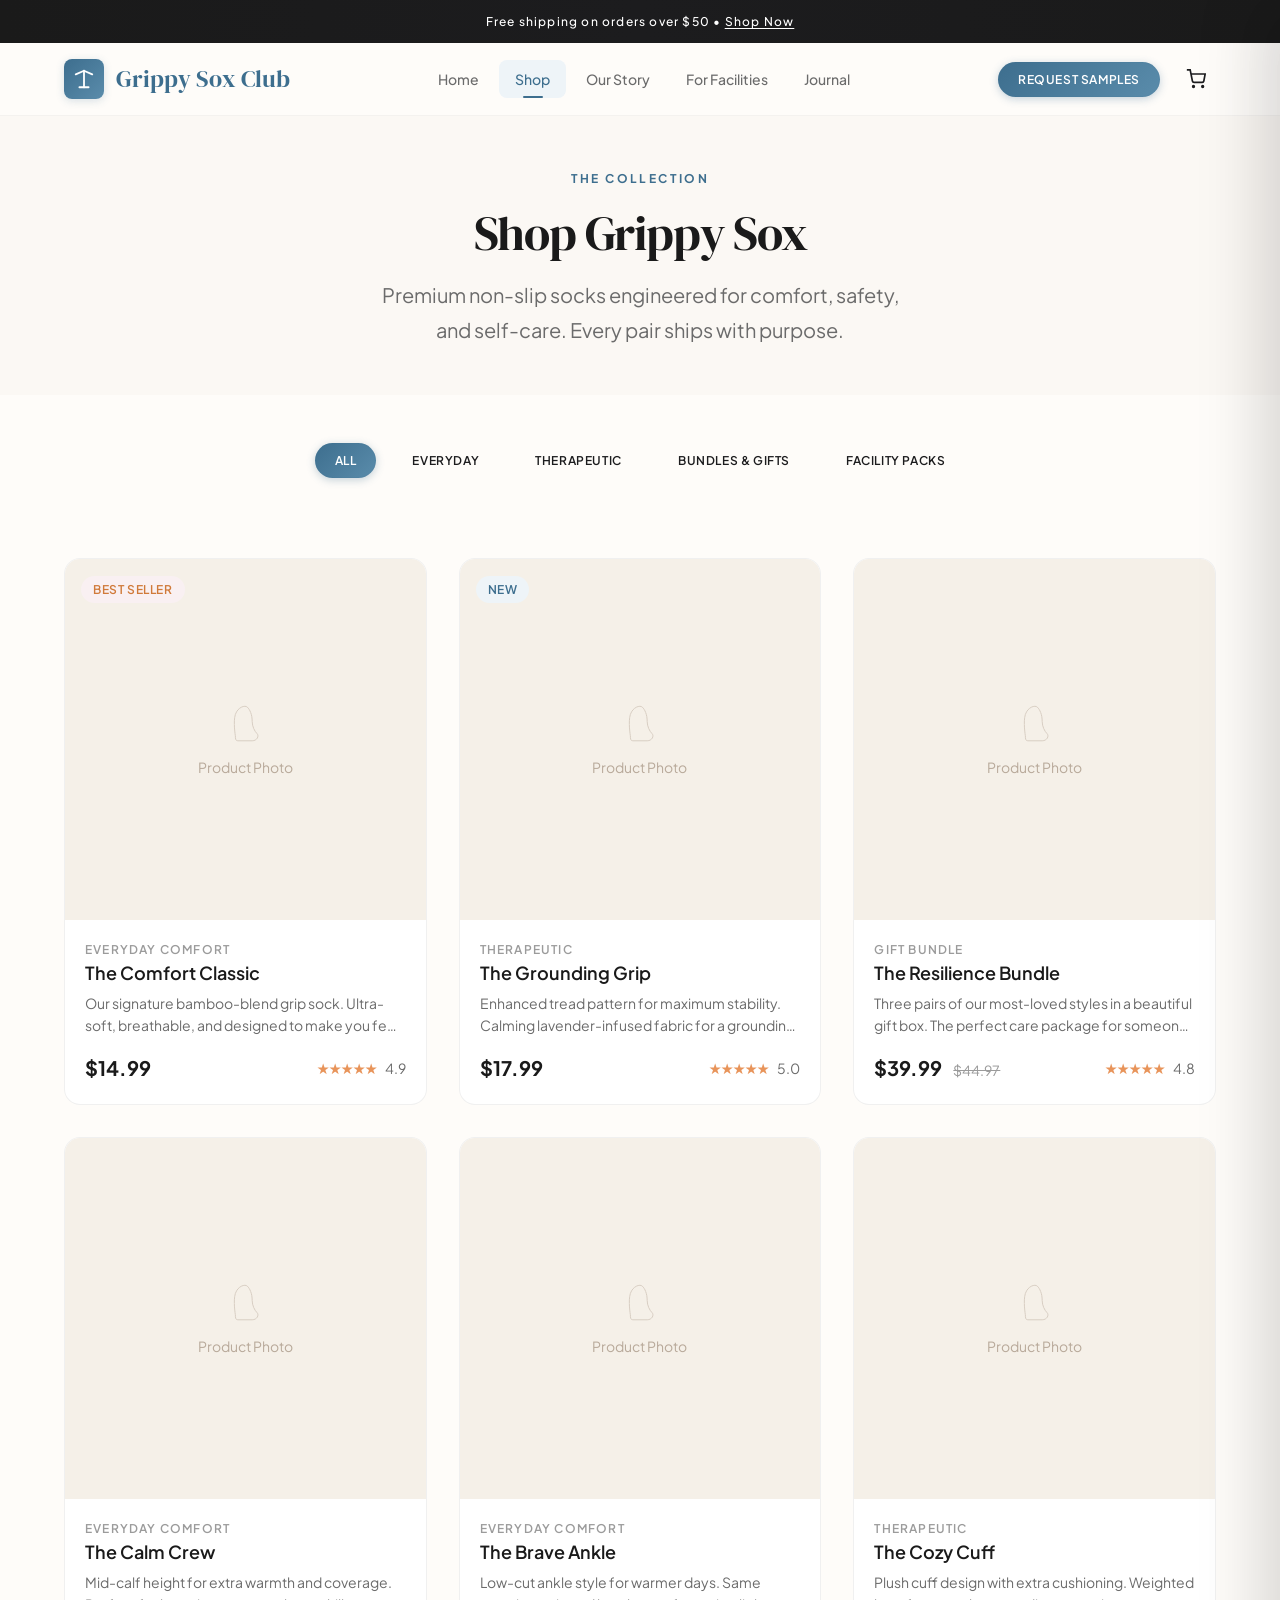
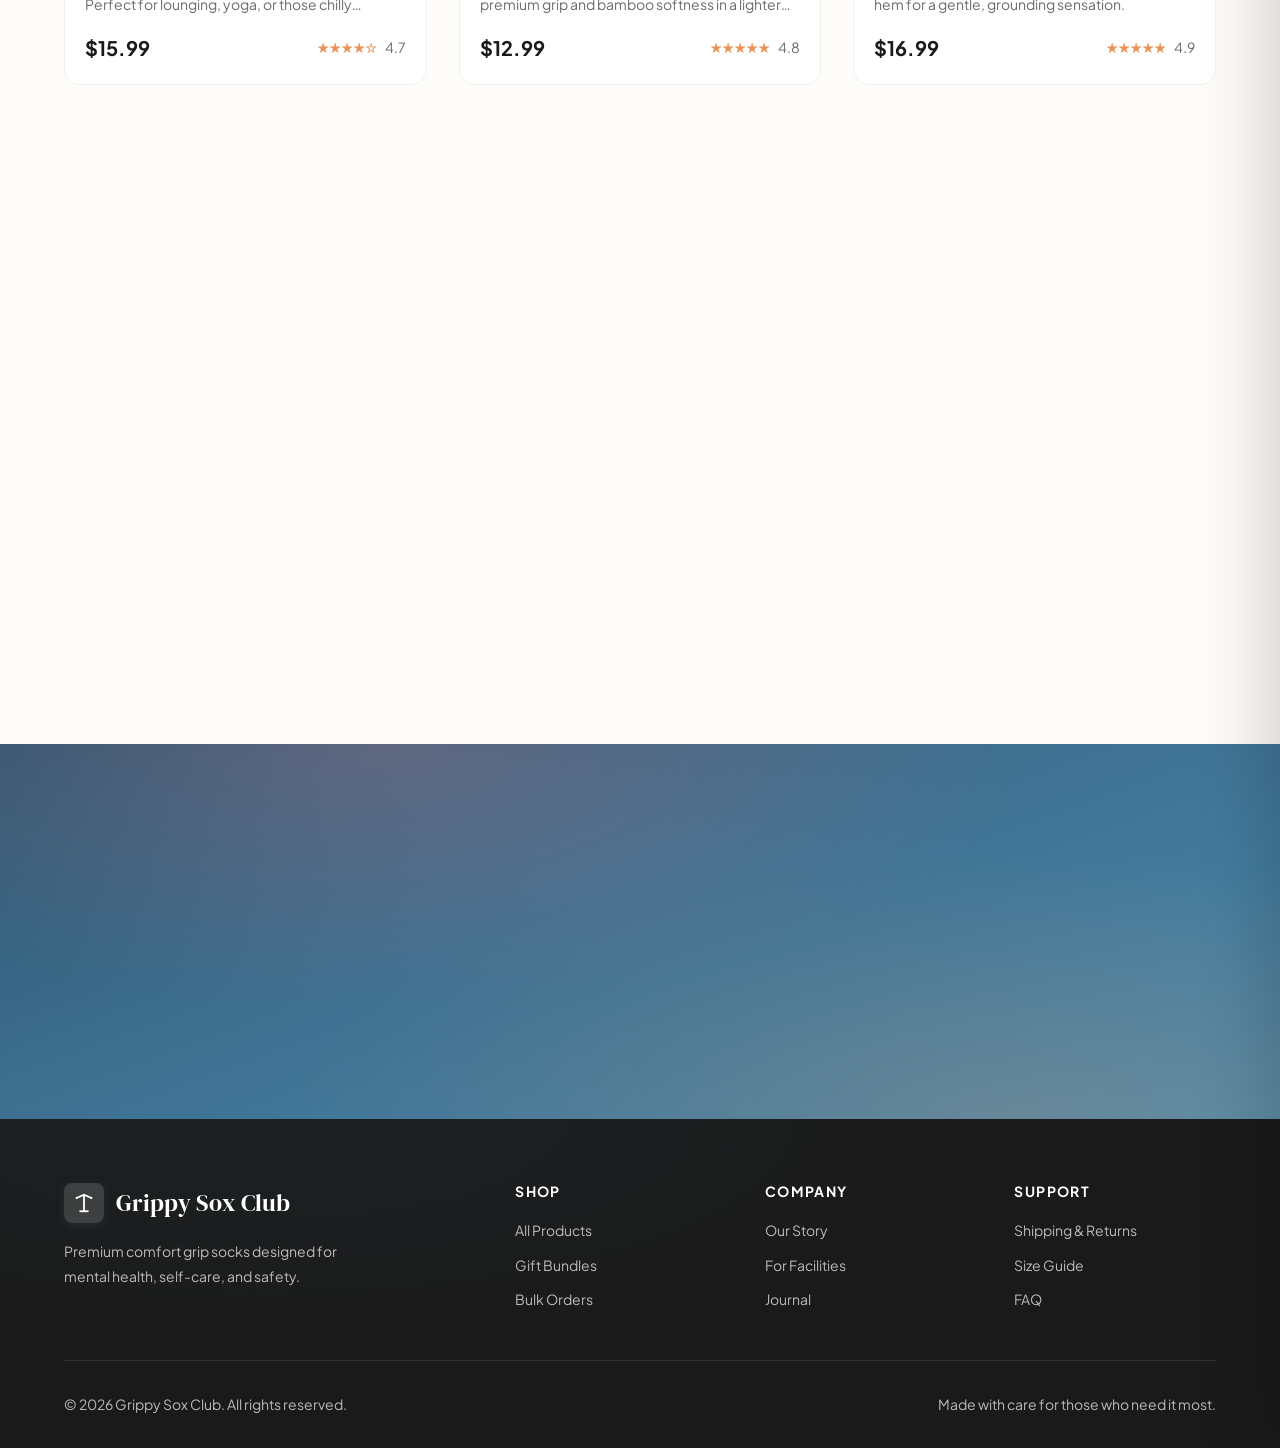
<file: pages/shop.html>
<!DOCTYPE html>
<html lang="en">
<head>
  <meta charset="UTF-8">
  <meta name="viewport" content="width=device-width, initial-scale=1.0">
  <title>Shop Premium Grip Socks — Grippy Sox Club</title>
  <meta name="description" content="Shop ultra-soft, non-slip grip socks designed for comfort and safety. Premium bamboo-blend fabric with hospital-grade grip. Free shipping over $50.">
  <meta name="theme-color" content="#3D6E8E">
  <link rel="canonical" href="https://grippysoxclub.com/pages/shop.html">

  <link rel="preconnect" href="https://fonts.googleapis.com">
  <link rel="preconnect" href="https://fonts.gstatic.com" crossorigin>
  <link href="https://fonts.googleapis.com/css2?family=DM+Serif+Display:ital@0;1&family=Plus+Jakarta+Sans:ital,wght@0,400;0,500;0,600;0,700;0,800;1,400;1,500&display=swap" rel="stylesheet">

  <link rel="stylesheet" href="../css/variables.css">
  <link rel="stylesheet" href="../css/base.css">
  <link rel="stylesheet" href="../css/components.css">
  <link rel="stylesheet" href="../css/animations.css">
  <link rel="stylesheet" href="../css/accessibility.css">
  <link rel="stylesheet" href="../css/premium.css">
  <link rel="icon" type="image/svg+xml" href="data:image/svg+xml,<svg xmlns='http://www.w3.org/2000/svg' viewBox='0 0 100 100'><text y='.9em' font-size='90'>🧦</text></svg>">
</head>
<body class="page-transition">
  <a href="#main-content" class="skip-link">Skip to main content</a>

  <!-- Header -->
  <div class="announcement-bar" role="banner">
    <div class="container">Free shipping on orders over $50 &bull; <a href="shop.html">Shop Now</a></div>
  </div>

  <header class="site-header" id="site-header">
    <div class="header-inner">
      <a href="../index.html" class="logo">
        <div class="logo-icon">
          <svg width="22" height="22" viewBox="0 0 24 24" fill="none" stroke="currentColor" stroke-width="2" stroke-linecap="round" stroke-linejoin="round"><path d="M7 21h10"/><path d="M12 21V3"/><path d="M3 7l9-4 9 4"/></svg>
        </div>
        Grippy Sox Club
      </a>
      <nav class="nav-main" id="nav-main" aria-label="Main navigation">
        <a href="../index.html" class="nav-link">Home</a>
        <a href="shop.html" class="nav-link active" aria-current="page">Shop</a>
        <a href="about.html" class="nav-link">Our Story</a>
        <a href="facilities.html" class="nav-link">For Facilities</a>
        <a href="blog.html" class="nav-link">Journal</a>
      </nav>
      <div class="nav-actions">
        <a href="facilities.html" class="btn btn--primary btn--sm">Request Samples</a>
        <button class="cart-button" id="cart-toggle" aria-label="Open cart">
          <svg width="20" height="20" viewBox="0 0 24 24" fill="none" stroke="currentColor" stroke-width="2"><circle cx="9" cy="21" r="1"/><circle cx="20" cy="21" r="1"/><path d="M1 1h4l2.68 13.39a2 2 0 0 0 2 1.61h9.72a2 2 0 0 0 2-1.61L23 6H6"/></svg>
          <span class="cart-count" id="cart-count">0</span>
        </button>
        <button class="menu-toggle" id="menu-toggle" aria-label="Toggle menu"><span></span></button>
      </div>
    </div>
  </header>

  <!-- Page Header -->
  <main id="main-content">
  <section class="section--sm bg-cream">
    <div class="container text-center">
      <span class="overline">The Collection</span>
      <h1 class="h1 mt-4">Shop Grippy Sox</h1>
      <p class="lead mt-4" style="max-width: 540px; margin-left: auto; margin-right: auto;">Premium non-slip socks engineered for comfort, safety, and self-care. Every pair ships with purpose.</p>
    </div>
  </section>

  <!-- Filter Bar -->
  <section class="section--sm" style="padding-bottom: 0;">
    <div class="container">
      <div class="flex items-center justify-center gap-4" style="flex-wrap: wrap;">
        <button class="btn btn--sm btn--primary" data-filter="all">All</button>
        <button class="btn btn--sm btn--ghost" data-filter="everyday">Everyday</button>
        <button class="btn btn--sm btn--ghost" data-filter="therapeutic">Therapeutic</button>
        <button class="btn btn--sm btn--ghost" data-filter="bundles">Bundles & Gifts</button>
        <button class="btn btn--sm btn--ghost" data-filter="facility">Facility Packs</button>
      </div>
    </div>
  </section>

  <!-- Products Grid -->
  <section class="section">
    <div class="container">
      <div class="grid grid--3 stagger-children">

        <!-- Product 1 -->
        <div class="product-card" data-category="everyday">
          <div class="product-card__badge"><span class="badge badge--accent">Best Seller</span></div>
          <a href="product.html">
            <div class="product-card__image">
              <div class="product-card__image-placeholder">
                <svg width="48" height="48" viewBox="0 0 100 100" fill="none" stroke="currentColor" stroke-width="2"><path d="M30 75 C30 75 25 45 30 30 C35 15 50 10 55 15 C60 20 65 30 65 45 C65 55 70 65 75 70 C80 75 75 85 65 85 L35 85 C30 85 30 80 30 75Z"/></svg>
                <span>Product Photo</span>
              </div>
              <div class="product-card__quick-add">
                <button class="btn btn--white btn--block btn--sm shopify-buy-button" data-product="comfort-classic">Quick Add</button>
              </div>
            </div>
          </a>
          <div class="product-card__body">
            <div class="product-card__category">Everyday Comfort</div>
            <h3 class="product-card__title"><a href="product.html">The Comfort Classic</a></h3>
            <p class="product-card__description">Our signature bamboo-blend grip sock. Ultra-soft, breathable, and designed to make you feel at home anywhere.</p>
            <div class="product-card__footer">
              <span class="product-card__price">$14.99</span>
              <div class="product-card__rating">&#9733;&#9733;&#9733;&#9733;&#9733; <span style="color: var(--color-muted); margin-left: 4px;">4.9</span></div>
            </div>
          </div>
        </div>

        <!-- Product 2 -->
        <div class="product-card" data-category="therapeutic">
          <div class="product-card__badge"><span class="badge badge--primary">New</span></div>
          <div class="product-card__image">
            <div class="product-card__image-placeholder">
              <svg width="48" height="48" viewBox="0 0 100 100" fill="none" stroke="currentColor" stroke-width="2"><path d="M30 75 C30 75 25 45 30 30 C35 15 50 10 55 15 C60 20 65 30 65 45 C65 55 70 65 75 70 C80 75 75 85 65 85 L35 85 C30 85 30 80 30 75Z"/></svg>
              <span>Product Photo</span>
            </div>
            <div class="product-card__quick-add">
              <button class="btn btn--white btn--block btn--sm shopify-buy-button" data-product="grounding-grip">Quick Add</button>
            </div>
          </div>
          <div class="product-card__body">
            <div class="product-card__category">Therapeutic</div>
            <h3 class="product-card__title">The Grounding Grip</h3>
            <p class="product-card__description">Enhanced tread pattern for maximum stability. Calming lavender-infused fabric for a grounding experience.</p>
            <div class="product-card__footer">
              <span class="product-card__price">$17.99</span>
              <div class="product-card__rating">&#9733;&#9733;&#9733;&#9733;&#9733; <span style="color: var(--color-muted); margin-left: 4px;">5.0</span></div>
            </div>
          </div>
        </div>

        <!-- Product 3 -->
        <div class="product-card" data-category="bundles">
          <div class="product-card__image">
            <div class="product-card__image-placeholder">
              <svg width="48" height="48" viewBox="0 0 100 100" fill="none" stroke="currentColor" stroke-width="2"><path d="M30 75 C30 75 25 45 30 30 C35 15 50 10 55 15 C60 20 65 30 65 45 C65 55 70 65 75 70 C80 75 75 85 65 85 L35 85 C30 85 30 80 30 75Z"/></svg>
              <span>Product Photo</span>
            </div>
            <div class="product-card__quick-add">
              <button class="btn btn--white btn--block btn--sm shopify-buy-button" data-product="resilience-bundle">Quick Add</button>
            </div>
          </div>
          <div class="product-card__body">
            <div class="product-card__category">Gift Bundle</div>
            <h3 class="product-card__title">The Resilience Bundle</h3>
            <p class="product-card__description">Three pairs of our most-loved styles in a beautiful gift box. The perfect care package for someone you love.</p>
            <div class="product-card__footer">
              <div><span class="product-card__price">$39.99</span> <span class="product-card__price-compare">$44.97</span></div>
              <div class="product-card__rating">&#9733;&#9733;&#9733;&#9733;&#9733; <span style="color: var(--color-muted); margin-left: 4px;">4.8</span></div>
            </div>
          </div>
        </div>

        <!-- Product 4 -->
        <div class="product-card" data-category="everyday">
          <div class="product-card__image">
            <div class="product-card__image-placeholder">
              <svg width="48" height="48" viewBox="0 0 100 100" fill="none" stroke="currentColor" stroke-width="2"><path d="M30 75 C30 75 25 45 30 30 C35 15 50 10 55 15 C60 20 65 30 65 45 C65 55 70 65 75 70 C80 75 75 85 65 85 L35 85 C30 85 30 80 30 75Z"/></svg>
              <span>Product Photo</span>
            </div>
            <div class="product-card__quick-add">
              <button class="btn btn--white btn--block btn--sm shopify-buy-button" data-product="calm-crew">Quick Add</button>
            </div>
          </div>
          <div class="product-card__body">
            <div class="product-card__category">Everyday Comfort</div>
            <h3 class="product-card__title">The Calm Crew</h3>
            <p class="product-card__description">Mid-calf height for extra warmth and coverage. Perfect for lounging, yoga, or those chilly hospital hallways.</p>
            <div class="product-card__footer">
              <span class="product-card__price">$15.99</span>
              <div class="product-card__rating">&#9733;&#9733;&#9733;&#9733;&#9734; <span style="color: var(--color-muted); margin-left: 4px;">4.7</span></div>
            </div>
          </div>
        </div>

        <!-- Product 5 -->
        <div class="product-card" data-category="everyday">
          <div class="product-card__image">
            <div class="product-card__image-placeholder">
              <svg width="48" height="48" viewBox="0 0 100 100" fill="none" stroke="currentColor" stroke-width="2"><path d="M30 75 C30 75 25 45 30 30 C35 15 50 10 55 15 C60 20 65 30 65 45 C65 55 70 65 75 70 C80 75 75 85 65 85 L35 85 C30 85 30 80 30 75Z"/></svg>
              <span>Product Photo</span>
            </div>
            <div class="product-card__quick-add">
              <button class="btn btn--white btn--block btn--sm shopify-buy-button" data-product="brave-ankle">Quick Add</button>
            </div>
          </div>
          <div class="product-card__body">
            <div class="product-card__category">Everyday Comfort</div>
            <h3 class="product-card__title">The Brave Ankle</h3>
            <p class="product-card__description">Low-cut ankle style for warmer days. Same premium grip and bamboo softness in a lighter silhouette.</p>
            <div class="product-card__footer">
              <span class="product-card__price">$12.99</span>
              <div class="product-card__rating">&#9733;&#9733;&#9733;&#9733;&#9733; <span style="color: var(--color-muted); margin-left: 4px;">4.8</span></div>
            </div>
          </div>
        </div>

        <!-- Product 6 -->
        <div class="product-card" data-category="therapeutic">
          <div class="product-card__image">
            <div class="product-card__image-placeholder">
              <svg width="48" height="48" viewBox="0 0 100 100" fill="none" stroke="currentColor" stroke-width="2"><path d="M30 75 C30 75 25 45 30 30 C35 15 50 10 55 15 C60 20 65 30 65 45 C65 55 70 65 75 70 C80 75 75 85 65 85 L35 85 C30 85 30 80 30 75Z"/></svg>
              <span>Product Photo</span>
            </div>
            <div class="product-card__quick-add">
              <button class="btn btn--white btn--block btn--sm shopify-buy-button" data-product="cozy-cuff">Quick Add</button>
            </div>
          </div>
          <div class="product-card__body">
            <div class="product-card__category">Therapeutic</div>
            <h3 class="product-card__title">The Cozy Cuff</h3>
            <p class="product-card__description">Plush cuff design with extra cushioning. Weighted hem for a gentle, grounding sensation.</p>
            <div class="product-card__footer">
              <span class="product-card__price">$16.99</span>
              <div class="product-card__rating">&#9733;&#9733;&#9733;&#9733;&#9733; <span style="color: var(--color-muted); margin-left: 4px;">4.9</span></div>
            </div>
          </div>
        </div>

        <!-- Product 7 -->
        <div class="product-card" data-category="bundles">
          <div class="product-card__badge"><span class="badge badge--secondary">Gift Ready</span></div>
          <div class="product-card__image">
            <div class="product-card__image-placeholder">
              <svg width="48" height="48" viewBox="0 0 24 24" fill="none" stroke="currentColor" stroke-width="1.5"><polyline points="20 12 20 22 4 22 4 12"/><rect x="2" y="7" width="20" height="5"/><line x1="12" y1="22" x2="12" y2="7"/><path d="M12 7H7.5a2.5 2.5 0 0 1 0-5C11 2 12 7 12 7z"/><path d="M12 7h4.5a2.5 2.5 0 0 0 0-5C13 2 12 7 12 7z"/></svg>
              <span>Product Photo</span>
            </div>
            <div class="product-card__quick-add">
              <button class="btn btn--white btn--block btn--sm shopify-buy-button" data-product="resilience-bundle">Quick Add</button>
            </div>
          </div>
          <div class="product-card__body">
            <div class="product-card__category">Gift Bundle</div>
            <h3 class="product-card__title">The Care Package</h3>
            <p class="product-card__description">Two pairs + a handwritten note card in a premium gift box. Send comfort directly to someone you love.</p>
            <div class="product-card__footer">
              <span class="product-card__price">$34.99</span>
              <div class="product-card__rating">&#9733;&#9733;&#9733;&#9733;&#9733; <span style="color: var(--color-muted); margin-left: 4px;">5.0</span></div>
            </div>
          </div>
        </div>

        <!-- Product 8 -->
        <div class="product-card" data-category="facility">
          <div class="product-card__badge"><span class="badge badge--primary">Bulk</span></div>
          <div class="product-card__image">
            <div class="product-card__image-placeholder">
              <svg width="48" height="48" viewBox="0 0 24 24" fill="none" stroke="currentColor" stroke-width="1.5"><path d="M21 16V8a2 2 0 0 0-1-1.73l-7-4a2 2 0 0 0-2 0l-7 4A2 2 0 0 0 3 8v8a2 2 0 0 0 1 1.73l7 4a2 2 0 0 0 2 0l7-4A2 2 0 0 0 21 16z"/></svg>
              <span>Bulk Photo</span>
            </div>
            <div class="product-card__quick-add">
              <a href="facilities.html" class="btn btn--white btn--block btn--sm">Request Quote</a>
            </div>
          </div>
          <div class="product-card__body">
            <div class="product-card__category">Healthcare Facility</div>
            <h3 class="product-card__title">Facility Starter Pack</h3>
            <p class="product-card__description">50-pair mixed-size pack for facility evaluation. Color-coded for fall risk compliance. Volume pricing available.</p>
            <div class="product-card__footer">
              <span class="product-card__price">$2.50/pair</span>
              <a href="facilities.html" class="btn btn--ghost btn--sm" style="padding: 0; text-transform: none; letter-spacing: 0;">Get Quote &rarr;</a>
            </div>
          </div>
        </div>

        <!-- Product 9 -->
        <div class="product-card" data-category="facility">
          <div class="product-card__image">
            <div class="product-card__image-placeholder">
              <svg width="48" height="48" viewBox="0 0 24 24" fill="none" stroke="currentColor" stroke-width="1.5"><path d="M21 16V8a2 2 0 0 0-1-1.73l-7-4a2 2 0 0 0-2 0l-7 4A2 2 0 0 0 3 8v8a2 2 0 0 0 1 1.73l7 4a2 2 0 0 0 2 0l7-4A2 2 0 0 0 21 16z"/></svg>
              <span>Bulk Photo</span>
            </div>
            <div class="product-card__quick-add">
              <a href="facilities.html" class="btn btn--white btn--block btn--sm">Request Quote</a>
            </div>
          </div>
          <div class="product-card__body">
            <div class="product-card__category">Healthcare Facility</div>
            <h3 class="product-card__title">Monthly Subscription</h3>
            <p class="product-card__description">Automatic monthly delivery tailored to your facility's census. Never run out of premium grip socks.</p>
            <div class="product-card__footer">
              <span class="product-card__price">Custom Pricing</span>
              <a href="facilities.html" class="btn btn--ghost btn--sm" style="padding: 0; text-transform: none; letter-spacing: 0;">Learn More &rarr;</a>
            </div>
          </div>
        </div>

      </div>
    </div>
  </section>

  <!-- CTA -->
  <section class="cta-section section">
    <div class="container text-center relative" style="z-index: 1;">
      <div style="max-width: 540px; margin: 0 auto;">
        <h2 class="h2">Can't Decide?</h2>
        <p class="lead mt-4">Get 10% off your first order. We'll help you find the perfect pair.</p>
        <form class="newsletter-form mx-auto mt-8" id="newsletter-form">
          <input type="email" placeholder="Enter your email" required aria-label="Email address">
          <button type="submit" class="btn btn--accent">Get 10% Off</button>
        </form>
      </div>
    </div>
  </section>

  </main>

  <!-- Footer -->
  <footer class="site-footer" role="contentinfo">
    <div class="container">
      <div class="footer-grid">
        <div class="footer-brand">
          <a href="../index.html" class="logo"><div class="logo-icon" style="background:rgba(255,255,255,0.15)"><svg width="22" height="22" viewBox="0 0 24 24" fill="none" stroke="currentColor" stroke-width="2"><path d="M7 21h10"/><path d="M12 21V3"/><path d="M3 7l9-4 9 4"/></svg></div>Grippy Sox Club</a>
          <p>Premium comfort grip socks designed for mental health, self-care, and safety.</p>
        </div>
        <div><h4 class="footer-heading">Shop</h4><nav class="footer-links"><a href="shop.html">All Products</a><a href="shop.html">Gift Bundles</a><a href="shop.html">Bulk Orders</a></nav></div>
        <div><h4 class="footer-heading">Company</h4><nav class="footer-links"><a href="about.html">Our Story</a><a href="facilities.html">For Facilities</a><a href="blog.html">Journal</a></nav></div>
        <div><h4 class="footer-heading">Support</h4><nav class="footer-links"><a href="#">Shipping & Returns</a><a href="#">Size Guide</a><a href="#">FAQ</a></nav></div>
      </div>
      <div class="footer-bottom">
        <p>&copy; 2026 Grippy Sox Club. All rights reserved.</p>
        <p>Made with care for those who need it most.</p>
      </div>
    </div>
  </footer>

  <!-- Cart Drawer -->
  <div class="cart-overlay" id="cart-overlay"></div>
  <div class="cart-drawer" id="cart-drawer" role="dialog" aria-label="Shopping cart" aria-hidden="true">
    <div class="cart-drawer__header">
      <h3 class="cart-drawer__title">Your Cart</h3>
      <button class="cart-drawer__close" id="cart-close" aria-label="Close cart">&times;</button>
    </div>
    <div class="cart-drawer__items" id="cart-items">
      <div class="cart-drawer__empty">
        <h4 class="h4">Your cart is empty</h4>
        <p class="mt-2 color-muted" style="font-size:var(--text-sm)">Add some cozy socks to get started.</p>
      </div>
    </div>
    <div class="cart-drawer__footer" id="cart-footer" style="display:none;">
      <div class="cart-drawer__subtotal"><span>Subtotal</span><span id="cart-subtotal">$0.00</span></div>
      <button class="btn btn--primary btn--block btn--lg" id="checkout-btn">Checkout</button>
      <p class="cart-drawer__shipping-note">Free shipping on orders over $50</p>
    </div>
  </div>

  <button class="back-to-top" aria-label="Back to top"><svg width="20" height="20" viewBox="0 0 24 24" fill="none" stroke="currentColor" stroke-width="2.5" stroke-linecap="round" stroke-linejoin="round"><polyline points="18 15 12 9 6 15"/></svg></button>

  <script src="../js/main.js" defer></script>
  <script src="../js/shopify-buy.js" defer></script>
</body>
</html>
</file>
<file: css/variables.css>
/* ============================================
   GRIPPY SOX CLUB — Design System Variables
   ============================================
   Brand Words: vulnerability, resilience,
   perseverance, tranquility
   ============================================ */

:root {
  /* ---- Primary: Blue — Tranquility, Trust ---- */
  --color-primary: #3D6E8E;          /* Calm steel blue — tranquility, trust */
  --color-primary-light: #5A8CAB;
  --color-primary-dark: #2C5570;
  --color-primary-50: #EEF4F8;
  --color-primary-100: #D5E4EE;
  --color-primary-200: #ABCADD;

  /* ---- Pink — Vulnerability, Warmth ---- */
  --color-pink: #C4788A;             /* Dusty rose — vulnerability, openness */
  --color-pink-light: #D494A4;
  --color-pink-dark: #A85E70;
  --color-pink-50: #F9F0F2;
  --color-pink-100: #F0D9DE;
  --color-pink-200: #E1B3BD;

  /* ---- Orange (Accent) — Perseverance, Energy ---- */
  --color-accent: #E8945A;           /* Warm amber — perseverance, vitality */
  --color-accent-light: #F0AC7A;
  --color-accent-dark: #D07A3A;

  /* ---- Secondary: Pink (Mental Health) ---- */
  --color-secondary: #C4788A;
  --color-secondary-light: #D494A4;
  --color-secondary-50: #F9F0F2;

  /* ---- Neutrals ---- */
  --color-cream: #FBF8F4;            /* Cream — softness, safety */
  --color-warm-white: #FEFCF9;
  --color-sand: #F5F0E8;
  --color-taupe: #B8A99A;
  --color-charcoal: #1C1C1E;         /* Near-black — resilience, strength */
  --color-dark: #1A1A1A;             /* Black — resilience, grounding */
  --color-muted: #6B6B6B;
  --color-light-muted: #9B9B9B;
  --color-border: #E8E2D8;
  --color-border-light: #F0ECE4;

  /* ---- Semantic Colors ---- */
  --color-success: #3D8E6E;
  --color-warning: #E8945A;
  --color-error: #C94444;
  --color-info: #3D6E8E;

  /* ---- Typography ---- */
  --font-display: 'DM Serif Display', Georgia, serif;
  --font-heading: 'Plus Jakarta Sans', 'Inter', -apple-system, sans-serif;
  --font-body: 'Plus Jakarta Sans', 'Inter', -apple-system, sans-serif;
  --font-mono: 'JetBrains Mono', 'Fira Code', monospace;

  /* ---- Type Scale (Major Third — 1.250) ---- */
  --text-xs: 0.75rem;     /* 12px */
  --text-sm: 0.875rem;    /* 14px */
  --text-base: 1rem;      /* 16px */
  --text-md: 1.125rem;    /* 18px */
  --text-lg: 1.25rem;     /* 20px */
  --text-xl: 1.5rem;      /* 24px */
  --text-2xl: 1.875rem;   /* 30px */
  --text-3xl: 2.25rem;    /* 36px */
  --text-4xl: 3rem;       /* 48px */
  --text-5xl: 3.75rem;    /* 60px */
  --text-6xl: 4.5rem;     /* 72px */

  /* ---- Line Heights ---- */
  --leading-tight: 1.15;
  --leading-snug: 1.3;
  --leading-normal: 1.6;
  --leading-relaxed: 1.75;

  /* ---- Letter Spacing ---- */
  --tracking-tight: -0.025em;
  --tracking-normal: 0;
  --tracking-wide: 0.05em;
  --tracking-wider: 0.1em;
  --tracking-widest: 0.2em;

  /* ---- Font Weights ---- */
  --weight-normal: 400;
  --weight-medium: 500;
  --weight-semibold: 600;
  --weight-bold: 700;
  --weight-extrabold: 800;

  /* ---- Spacing Scale ---- */
  --space-1: 0.25rem;   /* 4px */
  --space-2: 0.5rem;    /* 8px */
  --space-3: 0.75rem;   /* 12px */
  --space-4: 1rem;      /* 16px */
  --space-5: 1.25rem;   /* 20px */
  --space-6: 1.5rem;    /* 24px */
  --space-8: 2rem;      /* 32px */
  --space-10: 2.5rem;   /* 40px */
  --space-12: 3rem;     /* 48px */
  --space-16: 4rem;     /* 64px */
  --space-20: 5rem;     /* 80px */
  --space-24: 6rem;     /* 96px */
  --space-32: 8rem;     /* 128px */

  /* ---- Layout ---- */
  --container-sm: 640px;
  --container-md: 768px;
  --container-lg: 1024px;
  --container-xl: 1200px;
  --container-2xl: 1400px;

  /* ---- Border Radius ---- */
  --radius-sm: 4px;
  --radius-md: 8px;
  --radius-lg: 12px;
  --radius-xl: 16px;
  --radius-2xl: 24px;
  --radius-full: 9999px;

  /* ---- Shadows ---- */
  --shadow-xs: 0 1px 2px rgba(0, 0, 0, 0.04);
  --shadow-sm: 0 2px 4px rgba(0, 0, 0, 0.06);
  --shadow-md: 0 4px 12px rgba(0, 0, 0, 0.08);
  --shadow-lg: 0 8px 24px rgba(0, 0, 0, 0.1);
  --shadow-xl: 0 16px 48px rgba(0, 0, 0, 0.12);
  --shadow-2xl: 0 24px 64px rgba(0, 0, 0, 0.16);
  --shadow-inner: inset 0 2px 4px rgba(0, 0, 0, 0.06);
  --shadow-glow: 0 0 24px rgba(61, 110, 142, 0.15);

  /* ---- Transitions ---- */
  --ease-out: cubic-bezier(0.25, 0.46, 0.45, 0.94);
  --ease-in-out: cubic-bezier(0.42, 0, 0.58, 1);
  --ease-bounce: cubic-bezier(0.34, 1.56, 0.64, 1);
  --duration-fast: 150ms;
  --duration-normal: 300ms;
  --duration-slow: 500ms;

  /* ---- Z-Index ---- */
  --z-below: -1;
  --z-base: 0;
  --z-above: 10;
  --z-sticky: 100;
  --z-header: 200;
  --z-overlay: 300;
  --z-modal: 400;
  --z-toast: 500;
}
</file>
<file: css/base.css>
/* ============================================
   GRIPPY SOX CLUB — Base & Reset Styles
   ============================================ */

/* ---- Modern CSS Reset ---- */
*, *::before, *::after {
  box-sizing: border-box;
  margin: 0;
  padding: 0;
}

html {
  font-size: 16px;
  scroll-behavior: smooth;
  -webkit-text-size-adjust: 100%;
  text-size-adjust: 100%;
}

body {
  font-family: var(--font-body);
  font-size: var(--text-base);
  font-weight: var(--weight-normal);
  line-height: var(--leading-normal);
  color: var(--color-charcoal);
  background-color: var(--color-warm-white);
  -webkit-font-smoothing: antialiased;
  -moz-osx-font-smoothing: grayscale;
  overflow-x: hidden;
}

img, picture, video, canvas, svg {
  display: block;
  max-width: 100%;
  height: auto;
}

input, button, textarea, select {
  font: inherit;
  color: inherit;
}

button {
  cursor: pointer;
  border: none;
  background: none;
}

a {
  color: inherit;
  text-decoration: none;
}

ul, ol {
  list-style: none;
}

h1, h2, h3, h4, h5, h6 {
  overflow-wrap: break-word;
  line-height: var(--leading-tight);
}

p {
  overflow-wrap: break-word;
}

/* ---- Selection ---- */
::selection {
  background-color: var(--color-primary-200);
  color: var(--color-primary-dark);
}

/* ---- Focus Styles ---- */
:focus-visible {
  outline: 2px solid var(--color-primary);
  outline-offset: 2px;
  border-radius: var(--radius-sm);
}

/* ---- Scrollbar ---- */
::-webkit-scrollbar {
  width: 8px;
}
::-webkit-scrollbar-track {
  background: var(--color-cream);
}
::-webkit-scrollbar-thumb {
  background: var(--color-taupe);
  border-radius: var(--radius-full);
}
::-webkit-scrollbar-thumb:hover {
  background: var(--color-muted);
}

/* ============================================
   Layout Utilities
   ============================================ */

.container {
  width: 100%;
  max-width: var(--container-xl);
  margin-left: auto;
  margin-right: auto;
  padding-left: var(--space-6);
  padding-right: var(--space-6);
}

.container--narrow {
  max-width: var(--container-md);
}

.container--wide {
  max-width: var(--container-2xl);
}

.section {
  padding-top: var(--space-20);
  padding-bottom: var(--space-20);
}

.section--sm {
  padding-top: var(--space-12);
  padding-bottom: var(--space-12);
}

.section--lg {
  padding-top: var(--space-32);
  padding-bottom: var(--space-32);
}

/* ============================================
   Typography
   ============================================ */

.display {
  font-family: var(--font-display);
  font-size: var(--text-5xl);
  font-weight: var(--weight-normal);
  line-height: var(--leading-tight);
  letter-spacing: var(--tracking-tight);
  color: var(--color-dark);
}

.h1 {
  font-family: var(--font-display);
  font-size: var(--text-4xl);
  font-weight: var(--weight-normal);
  line-height: var(--leading-tight);
  letter-spacing: var(--tracking-tight);
  color: var(--color-dark);
}

.h2 {
  font-family: var(--font-display);
  font-size: var(--text-3xl);
  font-weight: var(--weight-normal);
  line-height: var(--leading-snug);
  color: var(--color-dark);
}

.h3 {
  font-family: var(--font-heading);
  font-size: var(--text-xl);
  font-weight: var(--weight-semibold);
  line-height: var(--leading-snug);
  color: var(--color-dark);
}

.h4 {
  font-family: var(--font-heading);
  font-size: var(--text-lg);
  font-weight: var(--weight-semibold);
  line-height: var(--leading-snug);
  color: var(--color-dark);
}

.overline {
  font-family: var(--font-heading);
  font-size: var(--text-xs);
  font-weight: var(--weight-bold);
  letter-spacing: var(--tracking-widest);
  text-transform: uppercase;
  color: var(--color-primary);
}

.lead {
  font-size: var(--text-lg);
  line-height: var(--leading-relaxed);
  color: var(--color-muted);
}

.caption {
  font-size: var(--text-sm);
  color: var(--color-light-muted);
}

/* ============================================
   Buttons
   ============================================ */

.btn {
  display: inline-flex;
  align-items: center;
  justify-content: center;
  gap: var(--space-2);
  padding: var(--space-3) var(--space-8);
  font-family: var(--font-heading);
  font-size: var(--text-sm);
  font-weight: var(--weight-semibold);
  letter-spacing: var(--tracking-wide);
  text-transform: uppercase;
  border-radius: var(--radius-full);
  transition: all var(--duration-normal) var(--ease-out);
  white-space: nowrap;
  position: relative;
  overflow: hidden;
}

.btn::after {
  content: '';
  position: absolute;
  inset: 0;
  background: linear-gradient(135deg, rgba(255,255,255,0.15) 0%, transparent 50%);
  opacity: 0;
  transition: opacity var(--duration-normal) var(--ease-out);
}

.btn:hover::after {
  opacity: 1;
}

.btn--primary {
  background-color: var(--color-primary);
  color: white;
  box-shadow: 0 2px 8px rgba(61, 110, 142, 0.25);
}

.btn--primary:hover {
  background-color: var(--color-primary-light);
  box-shadow: 0 4px 16px rgba(61, 110, 142, 0.3);
  transform: translateY(-1px);
}

.btn--primary:active {
  transform: translateY(0);
  box-shadow: 0 1px 4px rgba(61, 110, 142, 0.2);
}

.btn--accent {
  background-color: var(--color-accent);
  color: white;
  box-shadow: 0 2px 8px rgba(232, 152, 90, 0.25);
}

.btn--accent:hover {
  background-color: var(--color-accent-light);
  box-shadow: 0 4px 16px rgba(232, 152, 90, 0.3);
  transform: translateY(-1px);
}

.btn--outline {
  background: transparent;
  color: var(--color-primary);
  border: 2px solid var(--color-primary);
}

.btn--outline:hover {
  background-color: var(--color-primary);
  color: white;
  transform: translateY(-1px);
}

.btn--white {
  background: white;
  color: var(--color-primary);
  box-shadow: 0 2px 8px rgba(0, 0, 0, 0.1);
}

.btn--white:hover {
  box-shadow: 0 4px 16px rgba(0, 0, 0, 0.15);
  transform: translateY(-1px);
}

.btn--ghost {
  background: transparent;
  color: var(--color-charcoal);
  padding: var(--space-2) var(--space-4);
}

.btn--ghost:hover {
  color: var(--color-primary);
}

.btn--lg {
  padding: var(--space-4) var(--space-10);
  font-size: var(--text-base);
}

.btn--sm {
  padding: var(--space-2) var(--space-5);
  font-size: var(--text-xs);
}

.btn--block {
  width: 100%;
}

/* ============================================
   Cards
   ============================================ */

.card {
  background: white;
  border-radius: var(--radius-xl);
  overflow: hidden;
  transition: all var(--duration-normal) var(--ease-out);
}

.card--elevated {
  box-shadow: var(--shadow-md);
}

.card--elevated:hover {
  box-shadow: var(--shadow-xl);
  transform: translateY(-4px);
}

.card--bordered {
  border: 1px solid var(--color-border);
}

.card--bordered:hover {
  border-color: var(--color-primary-200);
}

.card__image {
  width: 100%;
  aspect-ratio: 1 / 1;
  object-fit: cover;
}

.card__body {
  padding: var(--space-6);
}

/* ============================================
   Badges
   ============================================ */

.badge {
  display: inline-flex;
  align-items: center;
  gap: var(--space-1);
  padding: var(--space-1) var(--space-3);
  font-size: var(--text-xs);
  font-weight: var(--weight-semibold);
  letter-spacing: var(--tracking-wide);
  text-transform: uppercase;
  border-radius: var(--radius-full);
}

.badge--primary {
  background-color: var(--color-primary-50);
  color: var(--color-primary);
}

.badge--accent {
  background-color: var(--color-pink-50);
  color: var(--color-accent-dark);
}

.badge--secondary {
  background-color: var(--color-secondary-50);
  color: var(--color-secondary);
}

/* ============================================
   Grid
   ============================================ */

.grid {
  display: grid;
  gap: var(--space-8);
}

.grid--2 { grid-template-columns: repeat(2, 1fr); }
.grid--3 { grid-template-columns: repeat(3, 1fr); }
.grid--4 { grid-template-columns: repeat(4, 1fr); }

@media (max-width: 1024px) {
  .grid--4 { grid-template-columns: repeat(2, 1fr); }
  .grid--3 { grid-template-columns: repeat(2, 1fr); }
}

@media (max-width: 640px) {
  .grid--4, .grid--3, .grid--2 {
    grid-template-columns: 1fr;
  }
  .display { font-size: var(--text-3xl); }
  .h1 { font-size: var(--text-2xl); }
  .h2 { font-size: var(--text-xl); }
  .section { padding-top: var(--space-12); padding-bottom: var(--space-12); }
  .section--lg { padding-top: var(--space-20); padding-bottom: var(--space-20); }
  .container { padding-left: var(--space-4); padding-right: var(--space-4); }
}

/* ============================================
   Utility Classes
   ============================================ */

.text-center { text-align: center; }
.text-left { text-align: left; }
.text-right { text-align: right; }

.mx-auto { margin-left: auto; margin-right: auto; }

.flex { display: flex; }
.flex-col { flex-direction: column; }
.flex-wrap { flex-wrap: wrap; }
.items-center { align-items: center; }
.justify-center { justify-content: center; }
.justify-between { justify-content: space-between; }
.gap-2 { gap: var(--space-2); }
.gap-4 { gap: var(--space-4); }
.gap-6 { gap: var(--space-6); }
.gap-8 { gap: var(--space-8); }

.mt-2 { margin-top: var(--space-2); }
.mt-4 { margin-top: var(--space-4); }
.mt-6 { margin-top: var(--space-6); }
.mt-8 { margin-top: var(--space-8); }
.mb-2 { margin-bottom: var(--space-2); }
.mb-4 { margin-bottom: var(--space-4); }
.mb-6 { margin-bottom: var(--space-6); }
.mb-8 { margin-bottom: var(--space-8); }

.sr-only {
  position: absolute;
  width: 1px;
  height: 1px;
  padding: 0;
  margin: -1px;
  overflow: hidden;
  clip: rect(0, 0, 0, 0);
  border: 0;
}

.bg-cream { background-color: var(--color-cream); }
.bg-sand { background-color: var(--color-sand); }
.bg-white { background-color: white; }
.bg-primary { background-color: var(--color-primary); }
.bg-dark { background-color: var(--color-dark); }

.color-primary { color: var(--color-primary); }
.color-accent { color: var(--color-accent); }
.color-muted { color: var(--color-muted); }
.color-white { color: white; }

.relative { position: relative; }
.overflow-hidden { overflow: hidden; }

.max-w-prose { max-width: 65ch; }
.max-w-narrow { max-width: 540px; }
</file>
<file: css/components.css>
/* ============================================
   GRIPPY SOX CLUB — Component Styles
   ============================================ */

/* ---- Announcement Bar ---- */
.announcement-bar {
  background: var(--color-primary-dark);
  color: white;
  padding: var(--space-2) var(--space-4);
  text-align: center;
  font-size: var(--text-sm);
  font-weight: var(--weight-medium);
  letter-spacing: var(--tracking-wide);
  position: relative;
  z-index: var(--z-header);
}

.announcement-bar a {
  text-decoration: underline;
  text-underline-offset: 2px;
}

.announcement-bar a:hover {
  opacity: 0.8;
}

/* ---- Header / Navigation ---- */
.site-header {
  position: sticky;
  top: 0;
  background: rgba(254, 252, 249, 0.92);
  backdrop-filter: blur(20px);
  -webkit-backdrop-filter: blur(20px);
  border-bottom: 1px solid var(--color-border-light);
  z-index: var(--z-header);
  transition: all var(--duration-normal) var(--ease-out);
}

.site-header.scrolled {
  box-shadow: var(--shadow-sm);
}

.header-inner {
  display: flex;
  align-items: center;
  justify-content: space-between;
  height: 72px;
  max-width: var(--container-xl);
  margin: 0 auto;
  padding: 0 var(--space-6);
}

.logo {
  display: flex;
  align-items: center;
  gap: var(--space-3);
  font-family: var(--font-display);
  font-size: var(--text-xl);
  color: var(--color-primary);
  white-space: nowrap;
}

.logo-icon {
  width: 40px;
  height: 40px;
  background: var(--color-primary);
  border-radius: var(--radius-lg);
  display: flex;
  align-items: center;
  justify-content: center;
  color: white;
  font-size: var(--text-lg);
  flex-shrink: 0;
}

.nav-main {
  display: flex;
  align-items: center;
  gap: var(--space-1);
}

.nav-link {
  padding: var(--space-2) var(--space-4);
  font-size: var(--text-sm);
  font-weight: var(--weight-medium);
  color: var(--color-muted);
  border-radius: var(--radius-md);
  transition: all var(--duration-fast) var(--ease-out);
  position: relative;
}

.nav-link:hover,
.nav-link.active {
  color: var(--color-primary);
  background-color: var(--color-primary-50);
}

.nav-link::after {
  content: '';
  position: absolute;
  bottom: 0;
  left: 50%;
  transform: translateX(-50%) scaleX(0);
  width: 20px;
  height: 2px;
  background: var(--color-primary);
  border-radius: var(--radius-full);
  transition: transform var(--duration-normal) var(--ease-out);
}

.nav-link:hover::after,
.nav-link.active::after {
  transform: translateX(-50%) scaleX(1);
}

.nav-actions {
  display: flex;
  align-items: center;
  gap: var(--space-4);
}

.cart-button {
  position: relative;
  width: 40px;
  height: 40px;
  display: flex;
  align-items: center;
  justify-content: center;
  border-radius: var(--radius-full);
  transition: all var(--duration-fast) var(--ease-out);
}

.cart-button:hover {
  background-color: var(--color-primary-50);
  color: var(--color-primary);
}

.cart-count {
  position: absolute;
  top: -2px;
  right: -2px;
  width: 18px;
  height: 18px;
  background: var(--color-accent);
  color: white;
  font-size: 10px;
  font-weight: var(--weight-bold);
  border-radius: var(--radius-full);
  display: flex;
  align-items: center;
  justify-content: center;
  opacity: 0;
  transform: scale(0);
  transition: all var(--duration-normal) var(--ease-bounce);
}

.cart-count.visible {
  opacity: 1;
  transform: scale(1);
}

/* Mobile Menu Toggle */
.menu-toggle {
  display: none;
  width: 40px;
  height: 40px;
  align-items: center;
  justify-content: center;
  border-radius: var(--radius-md);
}

.menu-toggle span {
  display: block;
  width: 20px;
  height: 2px;
  background: var(--color-charcoal);
  transition: all var(--duration-normal) var(--ease-out);
  position: relative;
}

.menu-toggle span::before,
.menu-toggle span::after {
  content: '';
  position: absolute;
  width: 100%;
  height: 100%;
  background: inherit;
  left: 0;
  transition: inherit;
}

.menu-toggle span::before { top: -6px; }
.menu-toggle span::after { top: 6px; }

.menu-toggle.open span { background: transparent; }
.menu-toggle.open span::before { top: 0; transform: rotate(45deg); background: var(--color-charcoal); }
.menu-toggle.open span::after { top: 0; transform: rotate(-45deg); background: var(--color-charcoal); }

@media (max-width: 768px) {
  .menu-toggle { display: flex; }
  .nav-main {
    position: fixed;
    top: 72px;
    left: 0;
    right: 0;
    bottom: 0;
    background: var(--color-warm-white);
    flex-direction: column;
    align-items: stretch;
    padding: var(--space-6);
    gap: var(--space-2);
    transform: translateX(100%);
    transition: transform var(--duration-slow) var(--ease-out);
    z-index: var(--z-overlay);
  }
  .nav-main.open {
    transform: translateX(0);
  }
  .nav-link {
    font-size: var(--text-lg);
    padding: var(--space-4);
  }
  .nav-actions .btn {
    display: none;
  }
  .nav-main .btn--primary {
    display: inline-flex;
    margin-top: var(--space-4);
  }
}

/* ---- Hero Section ---- */
.hero {
  position: relative;
  min-height: 90vh;
  display: flex;
  align-items: center;
  overflow: hidden;
  background: linear-gradient(160deg, var(--color-cream) 0%, var(--color-warm-white) 50%, var(--color-primary-50) 100%);
}

.hero__bg-pattern {
  position: absolute;
  inset: 0;
  opacity: 0.04;
  background-image:
    radial-gradient(circle at 20% 50%, var(--color-primary) 1px, transparent 1px),
    radial-gradient(circle at 80% 20%, var(--color-primary) 1px, transparent 1px),
    radial-gradient(circle at 60% 80%, var(--color-primary) 1px, transparent 1px);
  background-size: 60px 60px, 80px 80px, 50px 50px;
}

.hero__content {
  display: grid;
  grid-template-columns: 1fr 1fr;
  gap: var(--space-16);
  align-items: center;
  position: relative;
  z-index: 1;
}

.hero__text {
  max-width: 580px;
}

.hero__badge {
  margin-bottom: var(--space-6);
}

.hero__title {
  font-family: var(--font-display);
  font-size: var(--text-5xl);
  line-height: var(--leading-tight);
  color: var(--color-dark);
  margin-bottom: var(--space-6);
}

.hero__title em {
  font-style: normal;
  color: var(--color-primary);
  position: relative;
}

.hero__title em::after {
  content: '';
  position: absolute;
  bottom: 4px;
  left: 0;
  right: 0;
  height: 8px;
  background: var(--color-primary-200);
  border-radius: var(--radius-full);
  z-index: -1;
  opacity: 0.6;
}

.hero__subtitle {
  font-size: var(--text-lg);
  line-height: var(--leading-relaxed);
  color: var(--color-muted);
  margin-bottom: var(--space-8);
  max-width: 480px;
}

.hero__actions {
  display: flex;
  gap: var(--space-4);
  flex-wrap: wrap;
  margin-bottom: var(--space-10);
}

.hero__proof {
  display: flex;
  align-items: center;
  gap: var(--space-4);
  padding-top: var(--space-8);
  border-top: 1px solid var(--color-border-light);
}

.hero__proof-avatars {
  display: flex;
}

.hero__proof-avatar {
  width: 36px;
  height: 36px;
  border-radius: var(--radius-full);
  border: 2px solid white;
  background: var(--color-primary-100);
  display: flex;
  align-items: center;
  justify-content: center;
  font-size: var(--text-xs);
  font-weight: var(--weight-bold);
  color: var(--color-primary);
  margin-left: -8px;
}

.hero__proof-avatar:first-child {
  margin-left: 0;
}

.hero__proof-text {
  font-size: var(--text-sm);
  color: var(--color-muted);
}

.hero__proof-text strong {
  color: var(--color-charcoal);
  font-weight: var(--weight-semibold);
}

.hero__visual {
  position: relative;
  display: flex;
  align-items: center;
  justify-content: center;
}

.hero__image-container {
  position: relative;
  width: 100%;
  max-width: 520px;
  aspect-ratio: 4 / 5;
  background: linear-gradient(135deg, var(--color-primary-100), var(--color-primary-200));
  border-radius: var(--radius-2xl);
  overflow: hidden;
  box-shadow: var(--shadow-2xl);
}

.hero__image-container::before {
  content: '';
  position: absolute;
  inset: 0;
  background: linear-gradient(180deg, transparent 50%, rgba(0,0,0,0.1) 100%);
  z-index: 1;
}

.hero__image-placeholder {
  width: 100%;
  height: 100%;
  display: flex;
  flex-direction: column;
  align-items: center;
  justify-content: center;
  gap: var(--space-4);
  color: var(--color-primary);
  font-size: var(--text-lg);
  padding: var(--space-8);
  text-align: center;
  background: linear-gradient(135deg, var(--color-primary-50) 0%, var(--color-primary-100) 50%, var(--color-pink-50) 100%);
}

.hero__image-placeholder svg {
  width: 80px;
  height: 80px;
  opacity: 0.6;
}

.hero__float-card {
  position: absolute;
  background: white;
  border-radius: var(--radius-lg);
  padding: var(--space-4) var(--space-5);
  box-shadow: var(--shadow-lg);
  display: flex;
  align-items: center;
  gap: var(--space-3);
  z-index: 2;
  animation: float 6s ease-in-out infinite;
}

.hero__float-card--top {
  top: 10%;
  right: -20px;
  animation-delay: 0s;
}

.hero__float-card--bottom {
  bottom: 15%;
  left: -20px;
  animation-delay: 3s;
}

.hero__float-icon {
  width: 40px;
  height: 40px;
  border-radius: var(--radius-md);
  display: flex;
  align-items: center;
  justify-content: center;
  font-size: var(--text-lg);
  flex-shrink: 0;
}

.hero__float-card--top .hero__float-icon {
  background: var(--color-primary-50);
  color: var(--color-primary);
}

.hero__float-card--bottom .hero__float-icon {
  background: var(--color-pink-50);
  color: var(--color-accent);
}

.hero__float-text {
  font-size: var(--text-sm);
  font-weight: var(--weight-semibold);
  color: var(--color-charcoal);
  white-space: nowrap;
}

.hero__float-subtext {
  font-size: var(--text-xs);
  color: var(--color-light-muted);
  font-weight: var(--weight-normal);
}

@keyframes float {
  0%, 100% { transform: translateY(0); }
  50% { transform: translateY(-10px); }
}

@media (max-width: 1024px) {
  .hero { min-height: auto; padding-top: var(--space-12); padding-bottom: var(--space-12); }
  .hero__content { grid-template-columns: 1fr; gap: var(--space-10); }
  .hero__title { font-size: var(--text-3xl); }
  .hero__visual { order: -1; }
  .hero__image-container { max-width: 400px; margin: 0 auto; }
  .hero__float-card--top { right: 5%; }
  .hero__float-card--bottom { left: 5%; }
}

@media (max-width: 640px) {
  .hero__title { font-size: var(--text-2xl); }
  .hero__actions { flex-direction: column; }
  .hero__actions .btn { width: 100%; }
  .hero__float-card { display: none; }
}

/* ---- Trust Bar ---- */
.trust-bar {
  background: white;
  border-top: 1px solid var(--color-border-light);
  border-bottom: 1px solid var(--color-border-light);
  padding: var(--space-8) 0;
}

.trust-bar__inner {
  display: flex;
  align-items: center;
  justify-content: center;
  gap: var(--space-12);
  flex-wrap: wrap;
}

.trust-item {
  display: flex;
  align-items: center;
  gap: var(--space-3);
  font-size: var(--text-sm);
  font-weight: var(--weight-medium);
  color: var(--color-muted);
  white-space: nowrap;
}

.trust-item__icon {
  width: 36px;
  height: 36px;
  background: var(--color-primary-50);
  border-radius: var(--radius-full);
  display: flex;
  align-items: center;
  justify-content: center;
  color: var(--color-primary);
  font-size: var(--text-md);
  flex-shrink: 0;
}

@media (max-width: 768px) {
  .trust-bar__inner {
    gap: var(--space-6);
  }
  .trust-item {
    flex: 0 0 calc(50% - var(--space-3));
    justify-content: center;
  }
}

/* ---- Product Card ---- */
.product-card {
  background: white;
  border-radius: var(--radius-xl);
  overflow: hidden;
  border: 1px solid var(--color-border-light);
  transition: all var(--duration-normal) var(--ease-out);
  position: relative;
}

.product-card:hover {
  border-color: var(--color-primary-200);
  box-shadow: var(--shadow-lg);
  transform: translateY(-4px);
}

.product-card__badge {
  position: absolute;
  top: var(--space-4);
  left: var(--space-4);
  z-index: 2;
}

.product-card__image {
  width: 100%;
  aspect-ratio: 1 / 1;
  background: var(--color-sand);
  position: relative;
  overflow: hidden;
}

.product-card__image-placeholder {
  width: 100%;
  height: 100%;
  display: flex;
  flex-direction: column;
  align-items: center;
  justify-content: center;
  gap: var(--space-2);
  color: var(--color-taupe);
  font-size: var(--text-sm);
}

.product-card__image-placeholder svg {
  width: 48px;
  height: 48px;
  opacity: 0.5;
}

.product-card__quick-add {
  position: absolute;
  bottom: 0;
  left: 0;
  right: 0;
  padding: var(--space-4);
  background: linear-gradient(transparent, rgba(0,0,0,0.5));
  transform: translateY(100%);
  transition: transform var(--duration-normal) var(--ease-out);
}

.product-card:hover .product-card__quick-add {
  transform: translateY(0);
}

.product-card__body {
  padding: var(--space-5);
}

.product-card__category {
  font-size: var(--text-xs);
  font-weight: var(--weight-semibold);
  letter-spacing: var(--tracking-wider);
  text-transform: uppercase;
  color: var(--color-light-muted);
  margin-bottom: var(--space-1);
}

.product-card__title {
  font-family: var(--font-heading);
  font-size: var(--text-md);
  font-weight: var(--weight-semibold);
  color: var(--color-dark);
  margin-bottom: var(--space-2);
}

.product-card__description {
  font-size: var(--text-sm);
  color: var(--color-muted);
  line-height: var(--leading-normal);
  margin-bottom: var(--space-4);
  display: -webkit-box;
  -webkit-line-clamp: 2;
  -webkit-box-orient: vertical;
  overflow: hidden;
}

.product-card__footer {
  display: flex;
  align-items: center;
  justify-content: space-between;
}

.product-card__price {
  font-size: var(--text-lg);
  font-weight: var(--weight-bold);
  color: var(--color-dark);
}

.product-card__price-compare {
  font-size: var(--text-sm);
  color: var(--color-light-muted);
  text-decoration: line-through;
  margin-left: var(--space-2);
  font-weight: var(--weight-normal);
}

.product-card__rating {
  display: flex;
  align-items: center;
  gap: var(--space-1);
  font-size: var(--text-sm);
  color: var(--color-accent);
}

/* ---- Section Headers ---- */
.section-header {
  text-align: center;
  max-width: 640px;
  margin: 0 auto var(--space-12);
}

.section-header .overline {
  margin-bottom: var(--space-4);
  display: block;
}

.section-header .h2 {
  margin-bottom: var(--space-4);
}

.section-header .lead {
  margin-bottom: 0;
}

/* ---- Feature Cards ---- */
.feature-card {
  padding: var(--space-8);
  border-radius: var(--radius-xl);
  background: white;
  border: 1px solid var(--color-border-light);
  transition: all var(--duration-normal) var(--ease-out);
}

.feature-card:hover {
  border-color: var(--color-primary-200);
  box-shadow: var(--shadow-md);
}

.feature-card__icon {
  width: 56px;
  height: 56px;
  border-radius: var(--radius-lg);
  display: flex;
  align-items: center;
  justify-content: center;
  font-size: var(--text-xl);
  margin-bottom: var(--space-5);
}

.feature-card__icon--primary {
  background: var(--color-primary-50);
  color: var(--color-primary);
}

.feature-card__icon--accent {
  background: var(--color-pink-50);
  color: var(--color-accent);
}

.feature-card__icon--secondary {
  background: var(--color-secondary-50);
  color: var(--color-secondary);
}

.feature-card__title {
  font-size: var(--text-md);
  font-weight: var(--weight-semibold);
  color: var(--color-dark);
  margin-bottom: var(--space-3);
}

.feature-card__text {
  font-size: var(--text-sm);
  color: var(--color-muted);
  line-height: var(--leading-relaxed);
}

/* ---- Testimonial ---- */
.testimonial-card {
  background: white;
  border-radius: var(--radius-xl);
  padding: var(--space-8);
  border: 1px solid var(--color-border-light);
  transition: all var(--duration-normal) var(--ease-out);
}

.testimonial-card:hover {
  box-shadow: var(--shadow-md);
  transform: translateY(-2px);
}

.testimonial-card__stars {
  color: var(--color-accent);
  font-size: var(--text-md);
  margin-bottom: var(--space-4);
  letter-spacing: 2px;
}

.testimonial-card__quote {
  font-size: var(--text-md);
  line-height: var(--leading-relaxed);
  color: var(--color-charcoal);
  margin-bottom: var(--space-6);
  font-style: italic;
}

.testimonial-card__author {
  display: flex;
  align-items: center;
  gap: var(--space-3);
}

.testimonial-card__avatar {
  width: 44px;
  height: 44px;
  border-radius: var(--radius-full);
  background: var(--color-primary-100);
  display: flex;
  align-items: center;
  justify-content: center;
  font-weight: var(--weight-bold);
  color: var(--color-primary);
  font-size: var(--text-sm);
  flex-shrink: 0;
}

.testimonial-card__name {
  font-weight: var(--weight-semibold);
  font-size: var(--text-sm);
  color: var(--color-dark);
}

.testimonial-card__role {
  font-size: var(--text-xs);
  color: var(--color-light-muted);
}

/* ---- CTA Section ---- */
.cta-section {
  background: linear-gradient(135deg, var(--color-primary-dark) 0%, var(--color-primary) 50%, var(--color-primary-light) 100%);
  color: white;
  position: relative;
  overflow: hidden;
}

.cta-section::before {
  content: '';
  position: absolute;
  inset: 0;
  background: radial-gradient(circle at 80% 20%, rgba(255,255,255,0.1) 0%, transparent 50%);
}

.cta-section .h2 { color: white; }
.cta-section .lead { color: rgba(255,255,255,0.8); }

/* ---- Footer ---- */
.site-footer {
  background: var(--color-dark);
  color: rgba(255, 255, 255, 0.7);
  padding-top: var(--space-16);
  padding-bottom: var(--space-8);
}

.footer-grid {
  display: grid;
  grid-template-columns: 2fr 1fr 1fr 1fr;
  gap: var(--space-12);
  margin-bottom: var(--space-12);
}

.footer-brand {
  max-width: 320px;
}

.footer-brand .logo {
  color: white;
  margin-bottom: var(--space-4);
}

.footer-brand p {
  font-size: var(--text-sm);
  line-height: var(--leading-relaxed);
  margin-bottom: var(--space-6);
}

.footer-heading {
  font-size: var(--text-sm);
  font-weight: var(--weight-bold);
  letter-spacing: var(--tracking-wider);
  text-transform: uppercase;
  color: white;
  margin-bottom: var(--space-5);
}

.footer-links {
  display: flex;
  flex-direction: column;
  gap: var(--space-3);
}

.footer-links a {
  font-size: var(--text-sm);
  transition: color var(--duration-fast) var(--ease-out);
}

.footer-links a:hover {
  color: white;
}

.footer-bottom {
  padding-top: var(--space-8);
  border-top: 1px solid rgba(255, 255, 255, 0.1);
  display: flex;
  align-items: center;
  justify-content: space-between;
  font-size: var(--text-sm);
}

.footer-social {
  display: flex;
  gap: var(--space-4);
}

.footer-social a {
  width: 36px;
  height: 36px;
  border-radius: var(--radius-full);
  background: rgba(255, 255, 255, 0.1);
  display: flex;
  align-items: center;
  justify-content: center;
  transition: all var(--duration-fast) var(--ease-out);
}

.footer-social a:hover {
  background: var(--color-primary);
  color: white;
}

@media (max-width: 768px) {
  .footer-grid {
    grid-template-columns: 1fr 1fr;
    gap: var(--space-8);
  }
  .footer-brand {
    grid-column: 1 / -1;
  }
  .footer-bottom {
    flex-direction: column;
    gap: var(--space-4);
    text-align: center;
  }
}

/* ---- Newsletter Section ---- */
.newsletter-form {
  display: flex;
  gap: var(--space-3);
  max-width: 460px;
}

.newsletter-form input {
  flex: 1;
  padding: var(--space-3) var(--space-5);
  border: 2px solid rgba(255,255,255,0.2);
  border-radius: var(--radius-full);
  background: rgba(255,255,255,0.1);
  color: white;
  font-size: var(--text-sm);
}

.newsletter-form input::placeholder {
  color: rgba(255,255,255,0.5);
}

.newsletter-form input:focus {
  outline: none;
  border-color: rgba(255,255,255,0.5);
  background: rgba(255,255,255,0.15);
}

/* ---- Comparison Section ---- */
.comparison {
  display: grid;
  grid-template-columns: 1fr 1fr;
  gap: var(--space-8);
  align-items: start;
}

.comparison__side {
  padding: var(--space-8);
  border-radius: var(--radius-xl);
}

.comparison__side--old {
  background: var(--color-sand);
  border: 1px solid var(--color-border);
}

.comparison__side--new {
  background: var(--color-primary-50);
  border: 2px solid var(--color-primary-200);
  position: relative;
}

.comparison__label {
  font-size: var(--text-xs);
  font-weight: var(--weight-bold);
  letter-spacing: var(--tracking-widest);
  text-transform: uppercase;
  margin-bottom: var(--space-4);
}

.comparison__side--old .comparison__label { color: var(--color-light-muted); }
.comparison__side--new .comparison__label { color: var(--color-primary); }

.comparison__title {
  font-family: var(--font-display);
  font-size: var(--text-xl);
  margin-bottom: var(--space-6);
}

.comparison__list {
  display: flex;
  flex-direction: column;
  gap: var(--space-3);
}

.comparison__item {
  display: flex;
  align-items: flex-start;
  gap: var(--space-3);
  font-size: var(--text-sm);
  line-height: var(--leading-normal);
}

.comparison__icon {
  flex-shrink: 0;
  width: 20px;
  height: 20px;
  border-radius: var(--radius-full);
  display: flex;
  align-items: center;
  justify-content: center;
  font-size: 11px;
  margin-top: 2px;
}

.comparison__side--old .comparison__icon {
  background: rgba(0,0,0,0.08);
  color: var(--color-light-muted);
}

.comparison__side--new .comparison__icon {
  background: var(--color-primary);
  color: white;
}

@media (max-width: 768px) {
  .comparison {
    grid-template-columns: 1fr;
  }
}

/* ---- Stats Row ---- */
.stats-row {
  display: grid;
  grid-template-columns: repeat(4, 1fr);
  gap: var(--space-8);
  text-align: center;
}

.stat__number {
  font-family: var(--font-display);
  font-size: var(--text-4xl);
  color: var(--color-primary);
  margin-bottom: var(--space-2);
}

.stat__label {
  font-size: var(--text-sm);
  color: var(--color-muted);
}

@media (max-width: 768px) {
  .stats-row {
    grid-template-columns: repeat(2, 1fr);
    gap: var(--space-6);
  }
  .stat__number {
    font-size: var(--text-2xl);
  }
}

/* ---- Cart Drawer ---- */
.cart-overlay {
  position: fixed;
  inset: 0;
  background: rgba(0, 0, 0, 0.5);
  z-index: var(--z-modal);
  opacity: 0;
  visibility: hidden;
  transition: all var(--duration-normal) var(--ease-out);
}

.cart-overlay.open {
  opacity: 1;
  visibility: visible;
}

.cart-drawer {
  position: fixed;
  top: 0;
  right: 0;
  bottom: 0;
  width: 420px;
  max-width: 100%;
  background: white;
  z-index: calc(var(--z-modal) + 1);
  transform: translateX(100%);
  transition: transform var(--duration-slow) var(--ease-out);
  display: flex;
  flex-direction: column;
}

.cart-drawer.open {
  transform: translateX(0);
}

.cart-drawer__header {
  display: flex;
  align-items: center;
  justify-content: space-between;
  padding: var(--space-6);
  border-bottom: 1px solid var(--color-border-light);
}

.cart-drawer__title {
  font-family: var(--font-display);
  font-size: var(--text-xl);
}

.cart-drawer__close {
  width: 36px;
  height: 36px;
  border-radius: var(--radius-full);
  display: flex;
  align-items: center;
  justify-content: center;
  font-size: var(--text-lg);
  transition: background var(--duration-fast);
}

.cart-drawer__close:hover {
  background: var(--color-sand);
}

.cart-drawer__items {
  flex: 1;
  overflow-y: auto;
  padding: var(--space-6);
}

.cart-drawer__empty {
  text-align: center;
  padding: var(--space-16) var(--space-8);
  color: var(--color-muted);
}

.cart-drawer__empty svg {
  width: 64px;
  height: 64px;
  margin: 0 auto var(--space-4);
  opacity: 0.3;
}

.cart-item {
  display: flex;
  gap: var(--space-4);
  padding: var(--space-4) 0;
  border-bottom: 1px solid var(--color-border-light);
}

.cart-item__image {
  width: 72px;
  height: 72px;
  border-radius: var(--radius-md);
  background: var(--color-sand);
  flex-shrink: 0;
}

.cart-item__info { flex: 1; }

.cart-item__title {
  font-weight: var(--weight-semibold);
  font-size: var(--text-sm);
  margin-bottom: var(--space-1);
}

.cart-item__variant {
  font-size: var(--text-xs);
  color: var(--color-light-muted);
}

.cart-item__price {
  font-weight: var(--weight-semibold);
  font-size: var(--text-sm);
  margin-top: var(--space-2);
}

.cart-drawer__footer {
  padding: var(--space-6);
  border-top: 1px solid var(--color-border-light);
  background: var(--color-cream);
}

.cart-drawer__subtotal {
  display: flex;
  justify-content: space-between;
  font-size: var(--text-md);
  font-weight: var(--weight-semibold);
  margin-bottom: var(--space-4);
}

.cart-drawer__shipping-note {
  font-size: var(--text-xs);
  color: var(--color-muted);
  text-align: center;
  margin-top: var(--space-3);
}

/* ---- Scrolling Marquee ---- */
.marquee {
  overflow: hidden;
  white-space: nowrap;
  padding: var(--space-4) 0;
  background: var(--color-primary);
  color: white;
}

.marquee__inner {
  display: inline-flex;
  animation: marquee 30s linear infinite;
}

.marquee__item {
  display: inline-flex;
  align-items: center;
  gap: var(--space-3);
  padding: 0 var(--space-8);
  font-size: var(--text-sm);
  font-weight: var(--weight-semibold);
  letter-spacing: var(--tracking-wide);
  text-transform: uppercase;
}

.marquee__dot {
  width: 6px;
  height: 6px;
  border-radius: var(--radius-full);
  background: var(--color-accent);
}

@keyframes marquee {
  0% { transform: translateX(0); }
  100% { transform: translateX(-50%); }
}

/* ---- Image Gallery ---- */
.product-gallery {
  display: grid;
  grid-template-columns: 80px 1fr;
  gap: var(--space-4);
}

.product-gallery__thumbs {
  display: flex;
  flex-direction: column;
  gap: var(--space-3);
}

.product-gallery__thumb {
  width: 80px;
  height: 80px;
  border-radius: var(--radius-md);
  background: var(--color-sand);
  border: 2px solid transparent;
  cursor: pointer;
  transition: all var(--duration-fast);
  overflow: hidden;
}

.product-gallery__thumb.active,
.product-gallery__thumb:hover {
  border-color: var(--color-primary);
}

.product-gallery__main {
  aspect-ratio: 1 / 1;
  border-radius: var(--radius-xl);
  background: var(--color-sand);
  overflow: hidden;
  position: relative;
}

@media (max-width: 640px) {
  .product-gallery {
    grid-template-columns: 1fr;
  }
  .product-gallery__thumbs {
    flex-direction: row;
    order: 1;
  }
  .product-gallery__thumb {
    width: 60px;
    height: 60px;
  }
}

/* ---- Quantity Selector ---- */
.qty-selector {
  display: inline-flex;
  align-items: center;
  border: 1px solid var(--color-border);
  border-radius: var(--radius-md);
  overflow: hidden;
}

.qty-selector button {
  width: 40px;
  height: 40px;
  display: flex;
  align-items: center;
  justify-content: center;
  font-size: var(--text-md);
  transition: background var(--duration-fast);
}

.qty-selector button:hover {
  background: var(--color-sand);
}

.qty-selector input {
  width: 48px;
  height: 40px;
  text-align: center;
  border: none;
  border-left: 1px solid var(--color-border);
  border-right: 1px solid var(--color-border);
  font-weight: var(--weight-semibold);
  font-size: var(--text-sm);
}

.qty-selector input:focus {
  outline: none;
}

/* ---- Size Selector ---- */
.size-options {
  display: flex;
  gap: var(--space-2);
  flex-wrap: wrap;
}

.size-option {
  min-width: 48px;
  height: 40px;
  padding: 0 var(--space-3);
  border: 2px solid var(--color-border);
  border-radius: var(--radius-md);
  font-size: var(--text-sm);
  font-weight: var(--weight-medium);
  display: flex;
  align-items: center;
  justify-content: center;
  transition: all var(--duration-fast);
  cursor: pointer;
}

.size-option:hover {
  border-color: var(--color-primary-200);
}

.size-option.active {
  border-color: var(--color-primary);
  background: var(--color-primary-50);
  color: var(--color-primary);
}

/* ---- Color Swatches ---- */
.color-swatches {
  display: flex;
  gap: var(--space-3);
}

.color-swatch {
  width: 32px;
  height: 32px;
  border-radius: var(--radius-full);
  border: 2px solid transparent;
  cursor: pointer;
  transition: all var(--duration-fast);
  position: relative;
}

.color-swatch::after {
  content: '';
  position: absolute;
  inset: -4px;
  border-radius: var(--radius-full);
  border: 2px solid transparent;
  transition: border-color var(--duration-fast);
}

.color-swatch:hover::after,
.color-swatch.active::after {
  border-color: var(--color-primary);
}

/* ---- Blog Card ---- */
.blog-card {
  background: white;
  border-radius: var(--radius-xl);
  overflow: hidden;
  border: 1px solid var(--color-border-light);
  transition: all var(--duration-normal) var(--ease-out);
}

.blog-card:hover {
  box-shadow: var(--shadow-lg);
  transform: translateY(-4px);
}

.blog-card__image {
  aspect-ratio: 16 / 9;
  background: var(--color-sand);
  overflow: hidden;
}

.blog-card__body {
  padding: var(--space-6);
}

.blog-card__meta {
  display: flex;
  align-items: center;
  gap: var(--space-3);
  margin-bottom: var(--space-3);
}

.blog-card__date {
  font-size: var(--text-xs);
  color: var(--color-light-muted);
}

.blog-card__title {
  font-family: var(--font-display);
  font-size: var(--text-lg);
  color: var(--color-dark);
  margin-bottom: var(--space-3);
  line-height: var(--leading-snug);
}

.blog-card__excerpt {
  font-size: var(--text-sm);
  color: var(--color-muted);
  line-height: var(--leading-relaxed);
  display: -webkit-box;
  -webkit-line-clamp: 3;
  -webkit-box-orient: vertical;
  overflow: hidden;
}

.blog-card__read-more {
  display: inline-flex;
  align-items: center;
  gap: var(--space-2);
  margin-top: var(--space-4);
  font-size: var(--text-sm);
  font-weight: var(--weight-semibold);
  color: var(--color-primary);
  transition: gap var(--duration-fast);
}

.blog-card:hover .blog-card__read-more {
  gap: var(--space-3);
}
</file>
<file: css/animations.css>
/* ============================================
   GRIPPY SOX CLUB — Animations & Effects
   ============================================ */

/* ---- Scroll-triggered Animations ---- */
.reveal {
  opacity: 0;
  transform: translateY(30px);
  transition: opacity 0.8s var(--ease-out), transform 0.8s var(--ease-out);
}

.reveal.visible {
  opacity: 1;
  transform: translateY(0);
}

.reveal-left {
  opacity: 0;
  transform: translateX(-30px);
  transition: opacity 0.8s var(--ease-out), transform 0.8s var(--ease-out);
}

.reveal-left.visible {
  opacity: 1;
  transform: translateX(0);
}

.reveal-right {
  opacity: 0;
  transform: translateX(30px);
  transition: opacity 0.8s var(--ease-out), transform 0.8s var(--ease-out);
}

.reveal-right.visible {
  opacity: 1;
  transform: translateX(0);
}

.reveal-scale {
  opacity: 0;
  transform: scale(0.95);
  transition: opacity 0.8s var(--ease-out), transform 0.8s var(--ease-out);
}

.reveal-scale.visible {
  opacity: 1;
  transform: scale(1);
}

/* Stagger children */
.stagger-children > * {
  opacity: 0;
  transform: translateY(20px);
  transition: opacity 0.6s var(--ease-out), transform 0.6s var(--ease-out);
}

.stagger-children.visible > *:nth-child(1) { transition-delay: 0ms; opacity: 1; transform: translateY(0); }
.stagger-children.visible > *:nth-child(2) { transition-delay: 100ms; opacity: 1; transform: translateY(0); }
.stagger-children.visible > *:nth-child(3) { transition-delay: 200ms; opacity: 1; transform: translateY(0); }
.stagger-children.visible > *:nth-child(4) { transition-delay: 300ms; opacity: 1; transform: translateY(0); }
.stagger-children.visible > *:nth-child(5) { transition-delay: 400ms; opacity: 1; transform: translateY(0); }
.stagger-children.visible > *:nth-child(6) { transition-delay: 500ms; opacity: 1; transform: translateY(0); }

/* ---- Counter Animation ---- */
.counter {
  display: inline-block;
}

/* ---- Smooth Gradient Background ---- */
.gradient-shift {
  background-size: 200% 200%;
  animation: gradientShift 8s ease-in-out infinite;
}

@keyframes gradientShift {
  0% { background-position: 0% 50%; }
  50% { background-position: 100% 50%; }
  100% { background-position: 0% 50%; }
}

/* ---- Pulse ---- */
.pulse {
  animation: pulse 2s ease-in-out infinite;
}

@keyframes pulse {
  0%, 100% { opacity: 1; }
  50% { opacity: 0.6; }
}

/* ---- Spin ---- */
.spin {
  animation: spin 1s linear infinite;
}

@keyframes spin {
  to { transform: rotate(360deg); }
}

/* ---- Page Transition ---- */
.page-transition {
  animation: pageIn 0.5s var(--ease-out) forwards;
}

@keyframes pageIn {
  from {
    opacity: 0;
    transform: translateY(10px);
  }
  to {
    opacity: 1;
    transform: translateY(0);
  }
}

/* ---- Reduced Motion ---- */
@media (prefers-reduced-motion: reduce) {
  *, *::before, *::after {
    animation-duration: 0.01ms !important;
    animation-iteration-count: 1 !important;
    transition-duration: 0.01ms !important;
    scroll-behavior: auto !important;
  }
  .reveal, .reveal-left, .reveal-right, .reveal-scale {
    opacity: 1;
    transform: none;
  }
  .stagger-children > * {
    opacity: 1;
    transform: none;
  }
  .marquee__inner {
    animation: none;
  }
}
</file>
<file: css/accessibility.css>
/* ============================================
   GRIPPY SOX CLUB — Accessibility & Performance
   ============================================ */

/* ---- Skip to Main Content ---- */
.skip-link {
  position: absolute;
  top: -100%;
  left: var(--space-4);
  z-index: 9999;
  padding: var(--space-3) var(--space-6);
  background: var(--color-primary);
  color: white;
  font-weight: var(--weight-semibold);
  font-size: var(--text-sm);
  border-radius: 0 0 var(--radius-md) var(--radius-md);
  text-decoration: none;
  transition: top var(--duration-fast) var(--ease-out);
}

.skip-link:focus {
  top: 0;
  outline: 3px solid var(--color-accent);
  outline-offset: 2px;
}

/* ---- Focus Visible Enhancement ---- */
:focus-visible {
  outline: 3px solid var(--color-primary);
  outline-offset: 3px;
  border-radius: var(--radius-sm);
}

:focus:not(:focus-visible) {
  outline: none;
}

/* ---- High Contrast Mode Support ---- */
@media (forced-colors: active) {
  .btn {
    border: 2px solid ButtonText;
  }
  .badge {
    border: 1px solid ButtonText;
  }
  .cart-count {
    border: 2px solid ButtonText;
  }
  .nav-link.active,
  .nav-link[aria-current="page"] {
    border-bottom: 3px solid LinkText;
  }
  .comparison__icon {
    border: 1px solid ButtonText;
  }
  .product-card,
  .feature-card,
  .testimonial-card,
  .blog-card {
    border: 1px solid ButtonText;
  }
}

/* ---- Screen Reader Only (Enhanced) ---- */
.sr-only,
.visually-hidden {
  position: absolute;
  width: 1px;
  height: 1px;
  padding: 0;
  margin: -1px;
  overflow: hidden;
  clip: rect(0, 0, 0, 0);
  white-space: nowrap;
  border: 0;
}

.sr-only-focusable:focus,
.visually-hidden-focusable:focus {
  position: static;
  width: auto;
  height: auto;
  padding: inherit;
  margin: 0;
  overflow: visible;
  clip: auto;
  white-space: normal;
}

/* ---- ARIA Live Region ---- */
[aria-live] {
  contain: content;
}

/* ---- Back to Top Button ---- */
.back-to-top {
  position: fixed;
  bottom: var(--space-6);
  right: var(--space-6);
  width: 48px;
  height: 48px;
  background: var(--color-primary);
  color: white;
  border: none;
  border-radius: var(--radius-full);
  display: flex;
  align-items: center;
  justify-content: center;
  cursor: pointer;
  z-index: var(--z-sticky);
  opacity: 0;
  visibility: hidden;
  transform: translateY(12px);
  transition: all var(--duration-normal) var(--ease-out);
  box-shadow: var(--shadow-lg);
}

.back-to-top.visible {
  opacity: 1;
  visibility: visible;
  transform: translateY(0);
}

.back-to-top:hover {
  background: var(--color-primary-light);
  transform: translateY(-2px);
  box-shadow: var(--shadow-xl);
}

.back-to-top:focus-visible {
  outline: 3px solid var(--color-accent);
  outline-offset: 3px;
}

/* ---- Touch Target Minimum 44px ---- */
@media (pointer: coarse) {
  .nav-link {
    min-height: 44px;
    display: flex;
    align-items: center;
  }
  .btn--sm {
    min-height: 44px;
    padding: var(--space-2) var(--space-5);
  }
  .size-option {
    min-width: 48px;
    min-height: 44px;
  }
  .color-swatch {
    width: 40px;
    height: 40px;
  }
  .qty-selector button {
    min-width: 44px;
    min-height: 44px;
  }
  .footer-links a {
    min-height: 44px;
    display: flex;
    align-items: center;
  }
  .accordion-trigger {
    min-height: 48px;
  }
  .product-gallery__thumb {
    min-width: 60px;
    min-height: 60px;
  }
}

/* ---- Content Visibility for Performance ---- */
.section:not(:first-of-type) {
  content-visibility: auto;
  contain-intrinsic-size: auto 600px;
}

/* ---- Print Styles ---- */
@media print {
  .announcement-bar,
  .site-header,
  .cart-drawer,
  .cart-overlay,
  .back-to-top,
  .menu-toggle,
  .cart-button,
  .marquee,
  .cta-section,
  .skip-link {
    display: none !important;
  }
  body {
    color: #000;
    background: #fff;
    font-size: 12pt;
  }
  a {
    text-decoration: underline;
  }
  a[href^="http"]::after {
    content: " (" attr(href) ")";
    font-size: 0.8em;
    color: #666;
  }
  .section {
    padding: 1rem 0;
    break-inside: avoid;
  }
  .hero {
    min-height: auto;
    background: none !important;
  }
}

/* ---- Extra Small Devices (320px) ---- */
@media (max-width: 374px) {
  :root {
    font-size: 14px;
  }
  .container {
    padding-left: var(--space-3);
    padding-right: var(--space-3);
  }
  .hero__title {
    font-size: var(--text-xl);
  }
  .h1 { font-size: var(--text-xl); }
  .h2 { font-size: var(--text-lg); }
  .display { font-size: var(--text-2xl); }
  .hero__subtitle,
  .lead {
    font-size: var(--text-base);
  }
  .btn--lg {
    padding: var(--space-3) var(--space-6);
    font-size: var(--text-sm);
  }
  .stats-row {
    grid-template-columns: 1fr;
  }
  .stat__number {
    font-size: var(--text-xl);
  }
  .trust-bar__inner {
    flex-direction: column;
    gap: var(--space-4);
  }
  .trust-item {
    flex: 0 0 100%;
  }
  .footer-grid {
    grid-template-columns: 1fr;
  }
  .newsletter-form {
    flex-direction: column;
  }
  .newsletter-form input,
  .newsletter-form button {
    width: 100%;
  }
  .hero__proof {
    flex-direction: column;
    align-items: flex-start;
  }
}

/* ---- Small Phones (375-479px) ---- */
@media (min-width: 375px) and (max-width: 479px) {
  .hero__title {
    font-size: var(--text-2xl);
  }
  .stats-row {
    grid-template-columns: repeat(2, 1fr);
  }
  .newsletter-form {
    flex-direction: column;
  }
  .newsletter-form input,
  .newsletter-form button {
    width: 100%;
  }
}

/* ---- Medium Phones (480-639px) ---- */
@media (min-width: 480px) and (max-width: 639px) {
  .grid--3,
  .grid--4 {
    grid-template-columns: 1fr;
  }
}

/* ---- Large Screens (1440px+) ---- */
@media (min-width: 1440px) {
  .container {
    max-width: 1320px;
  }
  .hero__title {
    font-size: var(--text-6xl);
  }
  .section--lg {
    padding-top: var(--space-32);
    padding-bottom: var(--space-32);
  }
}

/* ---- Ultra-Wide (1920px+) ---- */
@media (min-width: 1920px) {
  .container {
    max-width: 1440px;
  }
  .hero {
    min-height: 80vh;
  }
}

/* ---- RTL Support ---- */
[dir="rtl"] .hero__proof-avatar {
  margin-left: 0;
  margin-right: -8px;
}
[dir="rtl"] .hero__proof-avatar:first-child {
  margin-right: 0;
}

/* ---- Dark Mode (System Preference) ---- */
@media (prefers-color-scheme: dark) {
  /* Respect system preference but only apply if user hasn't
     overridden. For now, the site keeps its light theme as the
     brand identity relies on cream/white tones. This placeholder
     exists for future dark mode toggle implementation. */
}

/* ---- Reduced Data / Save-Data ---- */
@media (prefers-reduced-data: reduce) {
  .hero__bg-pattern,
  .marquee {
    display: none;
  }
  .hero__float-card {
    animation: none;
  }
}
</file>
<file: css/premium.css>
/* ============================================
   GRIPPY SOX CLUB — Premium Visual Layer
   ============================================
   Luxury-tier effects, micro-interactions,
   and visual sophistication
   ============================================ */

/* ---- Gradient Text Utility ---- */
.gradient-text {
  background: linear-gradient(135deg, var(--color-primary) 0%, var(--color-pink) 50%, var(--color-accent) 100%);
  -webkit-background-clip: text;
  background-clip: text;
  -webkit-text-fill-color: transparent;
  background-size: 200% auto;
}

.gradient-text--animate {
  animation: gradientText 6s ease-in-out infinite;
}

@keyframes gradientText {
  0%, 100% { background-position: 0% center; }
  50% { background-position: 200% center; }
}

/* ---- Hero Premium Upgrade ---- */
.hero {
  background:
    radial-gradient(ellipse 80% 60% at 70% 40%, rgba(196, 120, 138, 0.08) 0%, transparent 70%),
    radial-gradient(ellipse 60% 80% at 20% 60%, rgba(61, 110, 142, 0.06) 0%, transparent 70%),
    linear-gradient(160deg, var(--color-cream) 0%, var(--color-warm-white) 50%, var(--color-primary-50) 100%);
}

.hero__title em {
  color: var(--color-primary);
  background: linear-gradient(135deg, var(--color-primary) 0%, var(--color-pink) 100%);
  -webkit-background-clip: text;
  background-clip: text;
  -webkit-text-fill-color: transparent;
}

.hero__title em::after {
  background: linear-gradient(90deg, var(--color-primary-200), var(--color-pink-200));
  height: 10px;
  opacity: 0.5;
}

/* ---- Premium Float Cards ---- */
.hero__float-card {
  backdrop-filter: blur(16px);
  -webkit-backdrop-filter: blur(16px);
  background: rgba(255, 255, 255, 0.88);
  border: 1px solid rgba(255, 255, 255, 0.6);
  box-shadow:
    0 8px 32px rgba(0, 0, 0, 0.08),
    0 0 0 1px rgba(255, 255, 255, 0.4) inset;
}

/* ---- Glassmorphism Card Hover ---- */
.product-card:hover,
.feature-card:hover,
.testimonial-card:hover {
  box-shadow:
    0 12px 40px rgba(61, 110, 142, 0.12),
    0 0 0 1px rgba(61, 110, 142, 0.08);
}

/* ---- Product Card Premium ---- */
.product-card {
  border: 1px solid rgba(0, 0, 0, 0.06);
}

.product-card::before {
  content: '';
  position: absolute;
  top: 0;
  left: 0;
  right: 0;
  height: 3px;
  background: linear-gradient(90deg, var(--color-primary), var(--color-pink), var(--color-accent));
  opacity: 0;
  transition: opacity var(--duration-normal) var(--ease-out);
  z-index: 3;
  border-radius: var(--radius-xl) var(--radius-xl) 0 0;
}

.product-card:hover::before {
  opacity: 1;
}

/* ---- Feature Card Gradient Border on Hover ---- */
.feature-card {
  position: relative;
  background: white;
}

.feature-card::before {
  content: '';
  position: absolute;
  inset: -1px;
  border-radius: var(--radius-xl);
  padding: 1px;
  background: linear-gradient(135deg, var(--color-primary-200), var(--color-pink-200), var(--color-accent-light));
  -webkit-mask: linear-gradient(#fff 0 0) content-box, linear-gradient(#fff 0 0);
  mask: linear-gradient(#fff 0 0) content-box, linear-gradient(#fff 0 0);
  -webkit-mask-composite: xor;
  mask-composite: exclude;
  opacity: 0;
  transition: opacity var(--duration-normal) var(--ease-out);
}

.feature-card:hover::before {
  opacity: 1;
}

.feature-card:hover {
  border-color: transparent;
}

/* ---- Testimonial Card Premium ---- */
.testimonial-card {
  position: relative;
  overflow: hidden;
}

.testimonial-card::after {
  content: '\201C';
  position: absolute;
  top: -10px;
  right: 16px;
  font-family: var(--font-display);
  font-size: 120px;
  color: var(--color-primary-50);
  line-height: 1;
  pointer-events: none;
  z-index: 0;
}

.testimonial-card > * {
  position: relative;
  z-index: 1;
}

/* ---- Premium Stats Section ---- */
.bg-primary.section {
  background:
    radial-gradient(ellipse at 20% 50%, rgba(255, 255, 255, 0.05) 0%, transparent 50%),
    radial-gradient(ellipse at 80% 20%, rgba(255, 255, 255, 0.08) 0%, transparent 50%),
    linear-gradient(160deg, var(--color-primary-dark) 0%, var(--color-primary) 40%, #4A8AAF 100%);
}

.stat__number {
  font-size: var(--text-5xl);
  line-height: 1;
  margin-bottom: var(--space-3);
}

.stat__label {
  font-size: var(--text-sm);
  letter-spacing: var(--tracking-wide);
}

/* ---- Section Divider Curve ---- */
.section-divider {
  position: relative;
}

.section-divider::before {
  content: '';
  position: absolute;
  top: -1px;
  left: 0;
  right: 0;
  height: 60px;
  background: inherit;
  clip-path: ellipse(70% 100% at 50% 100%);
  z-index: 1;
}

/* ---- CTA Section Premium ---- */
.cta-section {
  background:
    radial-gradient(ellipse at 30% 0%, rgba(196, 120, 138, 0.3) 0%, transparent 50%),
    radial-gradient(ellipse at 80% 100%, rgba(232, 148, 90, 0.2) 0%, transparent 50%),
    linear-gradient(160deg, var(--color-primary-dark) 0%, var(--color-primary) 40%, #4A8AAF 100%);
  background-size: 100% 100%;
}

.cta-section::after {
  content: '';
  position: absolute;
  inset: 0;
  background: url("data:image/svg+xml,%3Csvg width='60' height='60' viewBox='0 0 60 60' xmlns='http://www.w3.org/2000/svg'%3E%3Cg fill='none' fill-rule='evenodd'%3E%3Cg fill='%23ffffff' fill-opacity='0.03'%3E%3Ccircle cx='30' cy='30' r='1'/%3E%3C/g%3E%3C/g%3E%3C/svg%3E");
}

/* ---- Premium Button Upgrades ---- */
.btn--primary {
  background: linear-gradient(135deg, var(--color-primary) 0%, var(--color-primary-light) 100%);
  box-shadow:
    0 2px 8px rgba(61, 110, 142, 0.3),
    0 0 0 1px rgba(61, 110, 142, 0.1) inset;
}

.btn--primary:hover {
  box-shadow:
    0 6px 24px rgba(61, 110, 142, 0.35),
    0 0 0 1px rgba(255, 255, 255, 0.15) inset;
  transform: translateY(-2px);
}

.btn--accent {
  background: linear-gradient(135deg, var(--color-accent) 0%, var(--color-accent-light) 100%);
  box-shadow:
    0 2px 8px rgba(232, 148, 90, 0.3),
    0 0 0 1px rgba(232, 148, 90, 0.1) inset;
}

.btn--accent:hover {
  box-shadow:
    0 6px 24px rgba(232, 148, 90, 0.35),
    0 0 0 1px rgba(255, 255, 255, 0.15) inset;
  transform: translateY(-2px);
}

.btn--outline:hover {
  background: linear-gradient(135deg, var(--color-primary) 0%, var(--color-primary-light) 100%);
  border-color: transparent;
  box-shadow: 0 4px 16px rgba(61, 110, 142, 0.2);
}

/* ---- Shimmer Loading Effect ---- */
.shimmer {
  position: relative;
  overflow: hidden;
}

.shimmer::after {
  content: '';
  position: absolute;
  top: 0;
  left: -100%;
  width: 100%;
  height: 100%;
  background: linear-gradient(
    90deg,
    transparent 0%,
    rgba(255, 255, 255, 0.15) 50%,
    transparent 100%
  );
  animation: shimmer 3s ease-in-out infinite;
}

@keyframes shimmer {
  0% { left: -100%; }
  100% { left: 100%; }
}

/* ---- Press Logos Bar ---- */
.press-logos {
  padding: var(--space-12) 0;
  border-top: 1px solid var(--color-border-light);
  border-bottom: 1px solid var(--color-border-light);
  background: white;
}

.press-logos__label {
  text-align: center;
  font-size: var(--text-xs);
  font-weight: var(--weight-bold);
  letter-spacing: var(--tracking-widest);
  text-transform: uppercase;
  color: var(--color-light-muted);
  margin-bottom: var(--space-8);
}

.press-logos__grid {
  display: flex;
  align-items: center;
  justify-content: center;
  gap: var(--space-12);
  flex-wrap: wrap;
}

.press-logo {
  font-family: var(--font-display);
  font-size: var(--text-xl);
  color: var(--color-taupe);
  opacity: 0.5;
  transition: opacity var(--duration-normal) var(--ease-out);
  white-space: nowrap;
  letter-spacing: var(--tracking-tight);
  user-select: none;
}

.press-logo:hover {
  opacity: 0.8;
}

@media (max-width: 768px) {
  .press-logos__grid {
    gap: var(--space-8);
  }
  .press-logo {
    font-size: var(--text-md);
  }
}

/* ---- Founder Quote / Brand Statement ---- */
.brand-statement {
  padding: var(--space-24) 0;
  background:
    radial-gradient(ellipse at 50% 50%, rgba(61, 110, 142, 0.03) 0%, transparent 70%),
    var(--color-warm-white);
}

.brand-statement__inner {
  max-width: 780px;
  margin: 0 auto;
  text-align: center;
}

.brand-statement__quote {
  font-family: var(--font-display);
  font-size: var(--text-3xl);
  line-height: var(--leading-snug);
  color: var(--color-dark);
  margin-bottom: var(--space-8);
  position: relative;
}

.brand-statement__quote::before {
  content: '';
  display: block;
  width: 60px;
  height: 3px;
  background: linear-gradient(90deg, var(--color-primary), var(--color-pink));
  margin: 0 auto var(--space-8);
  border-radius: var(--radius-full);
}

.brand-statement__author {
  display: inline-flex;
  align-items: center;
  gap: var(--space-4);
}

.brand-statement__avatar {
  width: 48px;
  height: 48px;
  border-radius: var(--radius-full);
  background: linear-gradient(135deg, var(--color-primary-100), var(--color-pink-100));
  display: flex;
  align-items: center;
  justify-content: center;
  font-weight: var(--weight-bold);
  color: var(--color-primary);
  font-size: var(--text-md);
}

.brand-statement__name {
  font-weight: var(--weight-semibold);
  color: var(--color-dark);
  font-size: var(--text-sm);
}

.brand-statement__role {
  font-size: var(--text-xs);
  color: var(--color-light-muted);
}

@media (max-width: 640px) {
  .brand-statement__quote {
    font-size: var(--text-xl);
  }
}

/* ---- Animated Counter ---- */
.counter[data-counting="true"] {
  transition: none;
}

/* ---- Trust Bar Premium ---- */
.trust-bar {
  background:
    linear-gradient(90deg, rgba(61, 110, 142, 0.02) 0%, rgba(196, 120, 138, 0.02) 50%, rgba(232, 148, 90, 0.02) 100%),
    white;
}

.trust-item__icon {
  background: linear-gradient(135deg, var(--color-primary-50), var(--color-primary-100));
  box-shadow: 0 2px 8px rgba(61, 110, 142, 0.1);
}

/* ---- Marquee Premium ---- */
.marquee {
  background: linear-gradient(90deg, var(--color-primary-dark), var(--color-primary), var(--color-primary-dark));
  padding: var(--space-5) 0;
}

/* ---- Comparison Premium ---- */
.comparison__side--new {
  background:
    radial-gradient(ellipse at 80% 20%, rgba(61, 110, 142, 0.06) 0%, transparent 60%),
    var(--color-primary-50);
  box-shadow: 0 4px 24px rgba(61, 110, 142, 0.08);
}

/* ---- Blog Card Premium ---- */
.blog-card {
  border: 1px solid rgba(0, 0, 0, 0.06);
}

.blog-card__image {
  transition: transform var(--duration-slow) var(--ease-out);
}

.blog-card:hover .blog-card__image {
  transform: scale(1.03);
}

/* ---- Newsletter Form Premium ---- */
.newsletter-form input {
  border: 2px solid rgba(255, 255, 255, 0.25);
  backdrop-filter: blur(8px);
  -webkit-backdrop-filter: blur(8px);
}

.newsletter-form input:focus {
  border-color: var(--color-accent);
  box-shadow: 0 0 0 3px rgba(232, 148, 90, 0.2);
}

/* ---- Premium Announcement Bar ---- */
.announcement-bar {
  background: linear-gradient(90deg, var(--color-dark), var(--color-charcoal), var(--color-dark));
  padding: var(--space-3) var(--space-4);
  font-size: var(--text-xs);
  letter-spacing: var(--tracking-wider);
}

/* ---- Header Glass Effect Premium ---- */
.site-header {
  background: rgba(254, 252, 249, 0.85);
  backdrop-filter: blur(24px) saturate(180%);
  -webkit-backdrop-filter: blur(24px) saturate(180%);
  border-bottom: 1px solid rgba(0, 0, 0, 0.04);
}

.site-header.scrolled {
  box-shadow: 0 4px 30px rgba(0, 0, 0, 0.06);
}

/* ---- Logo Icon Premium ---- */
.logo-icon {
  background: linear-gradient(135deg, var(--color-primary), var(--color-primary-light));
  box-shadow: 0 2px 8px rgba(61, 110, 142, 0.2);
  border-radius: var(--radius-md);
}

/* ---- Gift Section Premium ---- */
.bg-sand {
  background:
    radial-gradient(ellipse at 80% 30%, rgba(196, 120, 138, 0.04) 0%, transparent 50%),
    var(--color-sand);
}

/* ---- Footer Premium ---- */
.site-footer {
  background:
    radial-gradient(ellipse at 20% 0%, rgba(61, 110, 142, 0.08) 0%, transparent 50%),
    var(--color-dark);
}

.footer-social a {
  background: rgba(255, 255, 255, 0.06);
  border: 1px solid rgba(255, 255, 255, 0.08);
}

.footer-social a:hover {
  background: linear-gradient(135deg, var(--color-primary), var(--color-primary-light));
  border-color: transparent;
  box-shadow: 0 4px 16px rgba(61, 110, 142, 0.3);
  transform: translateY(-2px);
}

/* ---- Cart Drawer Premium ---- */
.cart-drawer {
  box-shadow: -20px 0 60px rgba(0, 0, 0, 0.15);
}

/* ---- Selection Colors ---- */
::selection {
  background: rgba(196, 120, 138, 0.25);
  color: var(--color-dark);
}

/* ---- Premium Image Placeholder ---- */
.hero__image-container {
  background: linear-gradient(135deg, var(--color-primary-100) 0%, var(--color-primary-200) 50%, var(--color-pink-100) 100%);
  box-shadow:
    0 32px 64px rgba(61, 110, 142, 0.2),
    0 0 0 1px rgba(61, 110, 142, 0.05);
}

/* ---- Noise Texture Overlay (Subtle) ---- */
.hero::after {
  content: '';
  position: absolute;
  inset: 0;
  opacity: 0.015;
  background-image: url("data:image/svg+xml,%3Csvg viewBox='0 0 256 256' xmlns='http://www.w3.org/2000/svg'%3E%3Cfilter id='n'%3E%3CfeTurbulence type='fractalNoise' baseFrequency='0.9' numOctaves='4' stitchTiles='stitch'/%3E%3C/filter%3E%3Crect width='100%25' height='100%25' filter='url(%23n)'/%3E%3C/svg%3E");
  pointer-events: none;
  z-index: 0;
}

.hero > * {
  position: relative;
  z-index: 1;
}

/* ---- Smooth scroll indicator ---- */
.scroll-indicator {
  position: absolute;
  bottom: var(--space-8);
  left: 50%;
  transform: translateX(-50%);
  display: flex;
  flex-direction: column;
  align-items: center;
  gap: var(--space-2);
  color: var(--color-light-muted);
  font-size: var(--text-xs);
  letter-spacing: var(--tracking-wider);
  text-transform: uppercase;
  animation: scrollBounce 2s ease-in-out infinite;
}

.scroll-indicator__line {
  width: 1px;
  height: 32px;
  background: linear-gradient(to bottom, var(--color-primary-200), transparent);
}

@keyframes scrollBounce {
  0%, 100% { transform: translateX(-50%) translateY(0); }
  50% { transform: translateX(-50%) translateY(8px); }
}

@media (max-width: 1024px) {
  .scroll-indicator { display: none; }
}

/* ---- Reduced Motion Override ---- */
@media (prefers-reduced-motion: reduce) {
  .gradient-text--animate,
  .shimmer::after {
    animation: none;
  }
  .scroll-indicator {
    animation: none;
  }
}
</file>
